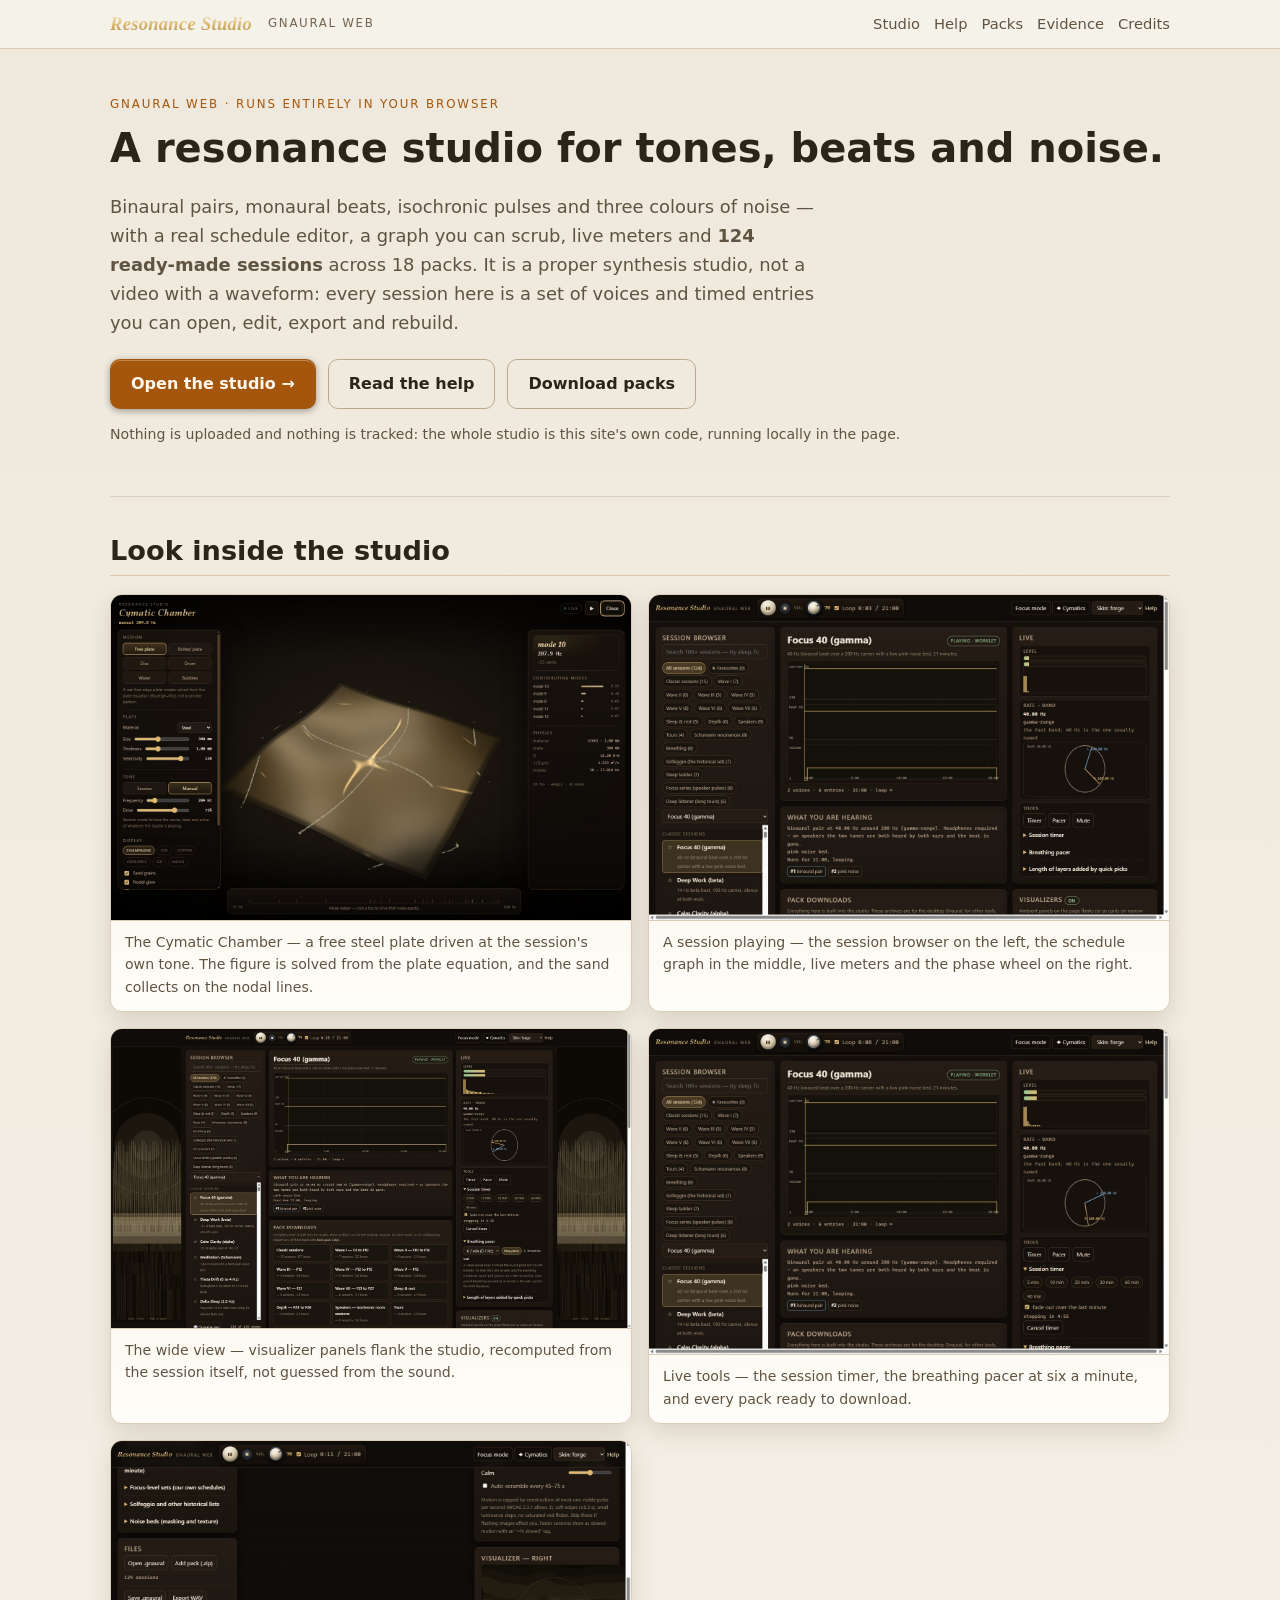
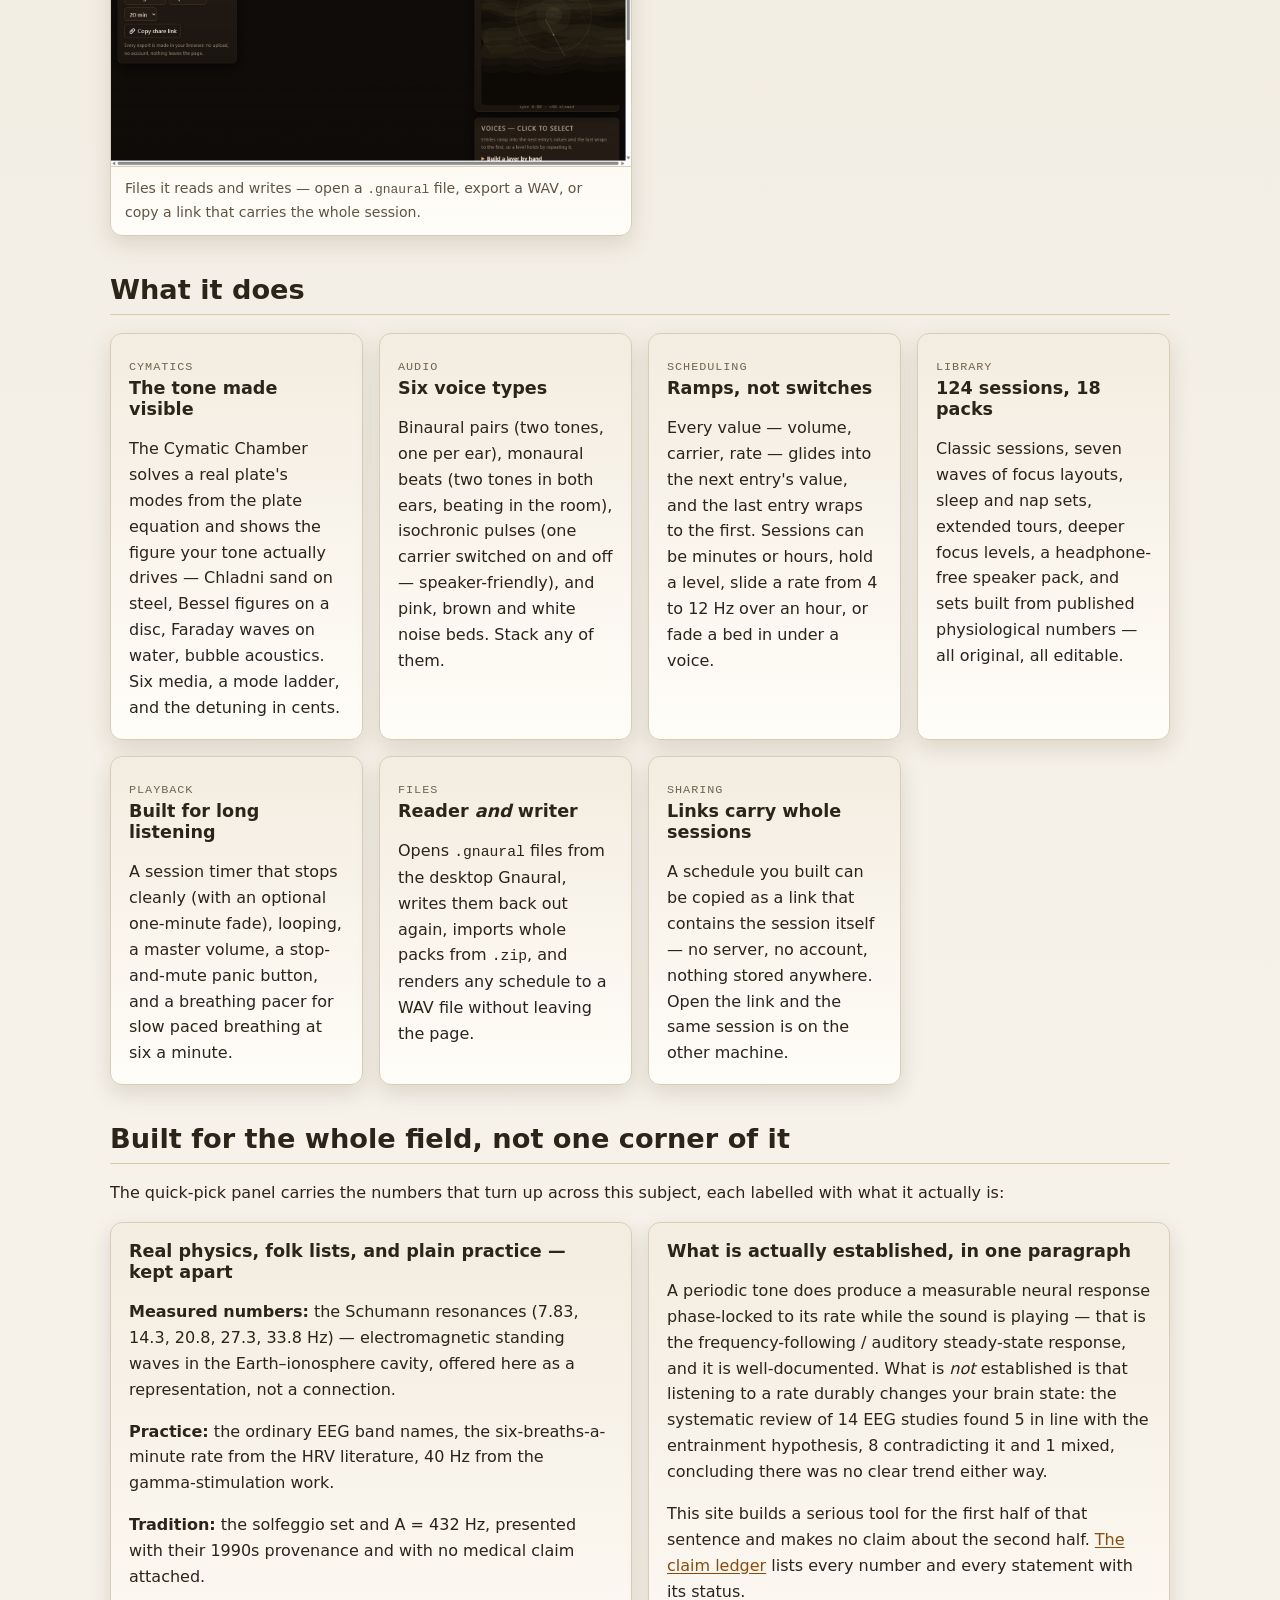
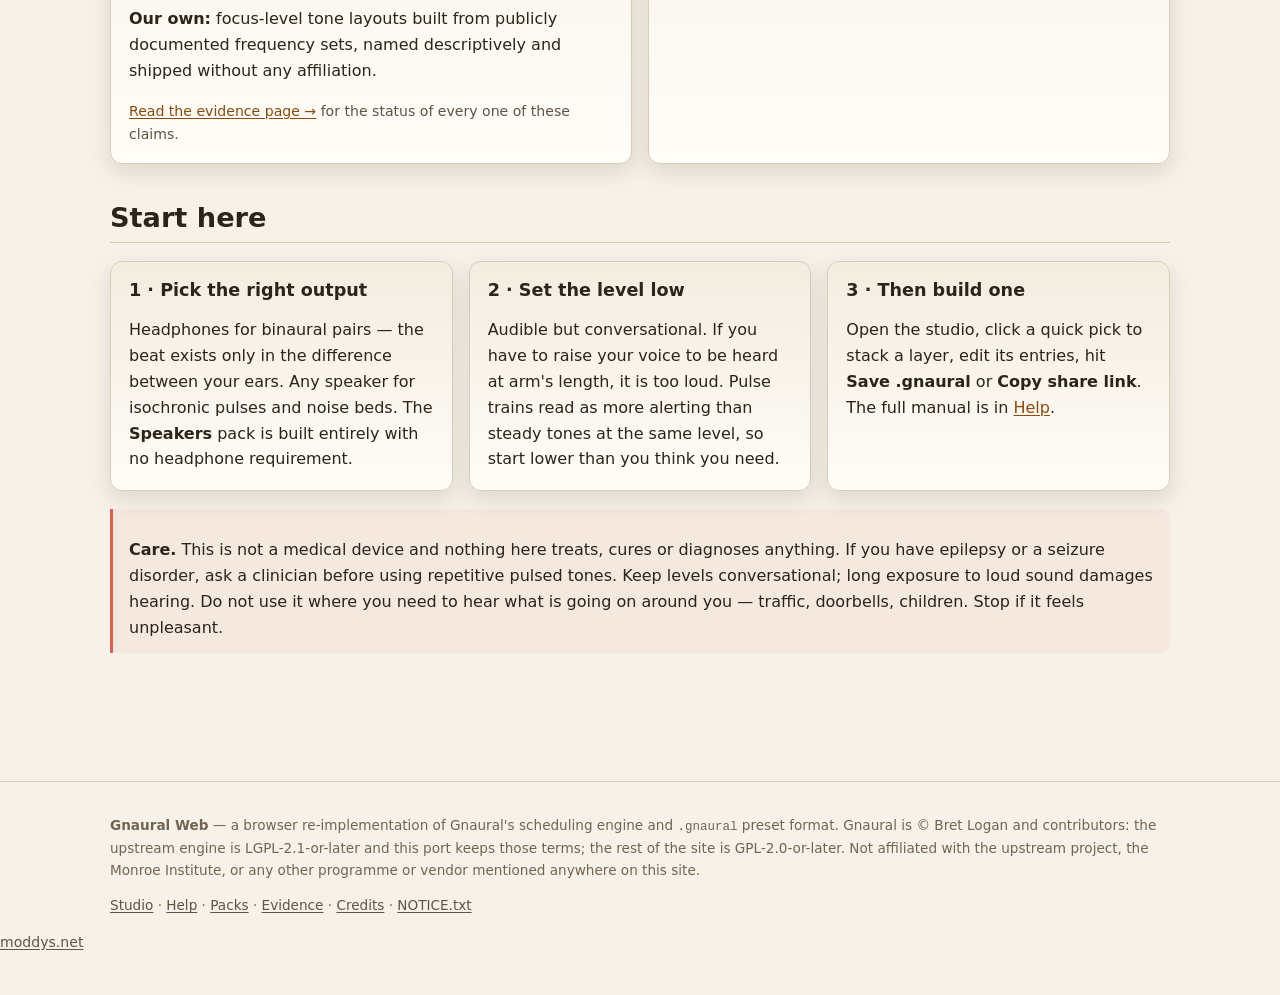
<file: site/index.html>
<!DOCTYPE html>
<html lang="en" data-skin="forge">
<head>
<meta charset="utf-8">
<meta name="viewport" content="width=device-width, initial-scale=1">
<!-- Desktop shell only: the marketing page is not the product, so land on the studio instead.
     window.RS_SHELL comes from the Electron preload; in a browser it is undefined and the
     landing stays exactly as it is. ?shell=0 keeps the landing even in the shell (QA, or a
     deliberate look at this page) — the app's "web version" link is the usual route. -->
<script>if (window.RS_SHELL && !/[?&]shell=0/.test(location.search)) location.replace('app/');</script>
<title>Resonance Studio — binaural beats, tones & noise in browser</title>
<meta name="description" content="Resonance Studio: binaural pairs, monaural beats, isochronic pulses, three noise colours, a schedule editor and a session library in the browser. No accounts.">
<link rel="canonical" href="https://moddys.net/resonance/">
<link rel="stylesheet" href="site.css?v=83y">
<link rel="icon" href="[data-uri]">
</head>
<body>

<header class="site">
  <div class="bar">
    <a class="mark" href="./">Resonance Studio</a>
    <span class="sub">Gnaural Web</span>
    <nav>
      <a href="app/">Studio</a>
      <a href="help/">Help</a>
      <a href="packs/">Packs</a>
      <a href="help/evidence.html">Evidence</a>
      <a href="credits/">Credits</a>
    </nav>
  </div>
</header>

<main class="shell">

  <section class="hero">
    <div class="kicker">Gnaural Web · runs entirely in your browser</div>
    <h1>A resonance studio for tones, beats and noise.</h1>
    <p class="lede">
      Binaural pairs, monaural beats, isochronic pulses and three colours of noise — with a real schedule
      editor, a graph you can scrub, live meters and <b><!--COUNT:sessions-->124<!--/COUNT--> ready-made
      sessions</b> across <!--COUNT:packs-->18<!--/COUNT--> packs. It is a proper synthesis studio, not a
      video with a waveform: every session here is a set of voices and timed entries you can open, edit,
      export and rebuild.
    </p>
    <div class="cta">
      <a class="btn" href="app/">Open the studio →</a>
      <a class="btn ghost" href="help/">Read the help</a>
      <a class="btn ghost" href="packs/">Download packs</a>
    </div>
    <p class="small">Nothing is uploaded and nothing is tracked: the whole studio is this site's own code,
      running locally in the page.</p>
  </section>

  <hr>

  <section>
    <h2>Look inside the studio</h2>
    <div class="shots">
      <figure class="card">
        <img src="shots/resonance-cymatics-plate.jpg" alt="The Cymatic Chamber: a steel plate showing the nodal figure driven by the tone, with sand along the nodal lines"
          width="1440" height="900" loading="lazy">
        <figcaption>The Cymatic Chamber — a free steel plate driven at the session's own tone. The figure is solved from the plate equation, and the sand collects on the nodal lines.</figcaption>
      </figure>
      <figure class="card">
        <img src="shots/resonance-studio.jpg" alt="A session playing: the session browser, the schedule graph, the live panel and the phase wheel"
          width="1440" height="900" loading="lazy">
        <figcaption>A session playing — the session browser on the left, the schedule graph in the middle, live meters and the phase wheel on the right.</figcaption>
      </figure>
      <figure class="card">
        <img src="shots/resonance-wide.jpg" alt="The wide view: visualizer panels flank the studio and follow the sound"
          width="1600" height="919" loading="lazy">
        <figcaption>The wide view — visualizer panels flank the studio, recomputed from the session itself, not guessed from the sound.</figcaption>
      </figure>
      <figure class="card">
        <img src="shots/resonance-tools.jpg" alt="Live tools: the session timer, the breathing pacer and the pack downloads"
          width="1440" height="900" loading="lazy">
        <figcaption>Live tools — the session timer, the breathing pacer at six a minute, and every pack ready to download.</figcaption>
      </figure>
      <figure class="card">
        <img src="shots/resonance-files.jpg" alt="Save, WAV export and the share link"
          width="1440" height="900" loading="lazy">
        <figcaption>Files it reads and writes — open a <code>.gnaural</code> file, export a WAV, or copy a link that carries the whole session.</figcaption>
      </figure>
    </div>
  </section>

  <section>
    <h2>What it does</h2>
    <div class="grid g3" style="margin-top:18px">
      <div class="card">
        <span class="tag">Cymatics</span>
        <h3>The tone made visible</h3>
        <p>The Cymatic Chamber solves a real plate's modes from the plate equation and shows the figure your
          tone actually drives — Chladni sand on steel, Bessel figures on a disc, Faraday waves on water,
          bubble acoustics. Six media, a mode ladder, and the detuning in cents.</p>
      </div>
      <div class="card">
        <span class="tag">Audio</span>
        <h3>Six voice types</h3>
        <p>Binaural pairs (two tones, one per ear), monaural beats (two tones in both ears, beating in the
          room), isochronic pulses (one carrier switched on and off — speaker-friendly), and pink, brown and
          white noise beds. Stack any of them.</p>
      </div>
      <div class="card">
        <span class="tag">Scheduling</span>
        <h3>Ramps, not switches</h3>
        <p>Every value — volume, carrier, rate — glides into the next entry's value, and the last entry wraps
          to the first. Sessions can be minutes or hours, hold a level, slide a rate from 4 to 12 Hz over an
          hour, or fade a bed in under a voice.</p>
      </div>
      <div class="card">
        <span class="tag">Library</span>
        <h3><!--COUNT:sessions-->124<!--/COUNT--> sessions, <!--COUNT:packs-->18<!--/COUNT--> packs</h3>
        <p>Classic sessions, seven waves of focus layouts, sleep and nap sets, extended tours, deeper focus
          levels, a headphone-free speaker pack, and sets built from published physiological numbers —
          all original, all editable.</p>
      </div>
      <div class="card">
        <span class="tag">Playback</span>
        <h3>Built for long listening</h3>
        <p>A session timer that stops cleanly (with an optional one-minute fade), looping, a master volume,
          a stop-and-mute panic button, and a breathing pacer for slow paced breathing at six a minute.</p>
      </div>
      <div class="card">
        <span class="tag">Files</span>
        <h3>Reader <i>and</i> writer</h3>
        <p>Opens <code>.gnaural</code> files from the desktop Gnaural, writes them back out again, imports
          whole packs from <code>.zip</code>, and renders any schedule to a WAV file without leaving the page.</p>
      </div>
      <div class="card">
        <span class="tag">Sharing</span>
        <h3>Links carry whole sessions</h3>
        <p>A schedule you built can be copied as a link that contains the session itself — no server, no
          account, nothing stored anywhere. Open the link and the same session is on the other machine.</p>
      </div>
    </div>
  </section>

  <section>
    <h2>Built for the whole field, not one corner of it</h2>
    <p>The quick-pick panel carries the numbers that turn up across this subject, each labelled with what it
      actually is:</p>
    <div class="grid g2">
      <div class="card">
        <h3>Real physics, folk lists, and plain practice — kept apart</h3>
        <p><b>Measured numbers:</b> the Schumann resonances (7.83, 14.3, 20.8, 27.3, 33.8 Hz) — electromagnetic
          standing waves in the Earth–ionosphere cavity, offered here as a representation, not a connection.</p>
        <p><b>Practice:</b> the ordinary EEG band names, the six-breaths-a-minute rate from the HRV
          literature, 40 Hz from the gamma-stimulation work.</p>
        <p><b>Tradition:</b> the solfeggio set and A = 432 Hz, presented with their 1990s provenance and with
          no medical claim attached.</p>
        <p><b>Our own:</b> focus-level tone layouts built from publicly documented frequency sets, named
          descriptively and shipped without any affiliation.</p>
        <p class="small"><a href="help/evidence.html">Read the evidence page →</a> for the status of every
          one of these claims.</p>
      </div>
      <div class="card">
        <h3>What is actually established, in one paragraph</h3>
        <p>A periodic tone does produce a measurable neural response phase-locked to its rate while the sound
          is playing — that is the frequency-following / auditory steady-state response, and it is
          well-documented. What is <i>not</i> established is that listening to a rate durably changes your
          brain state: the systematic review of 14 EEG studies found 5 in line with the entrainment
          hypothesis, 8 contradicting it and 1 mixed, concluding there was no clear trend either way.</p>
        <p>This site builds a serious tool for the first half of that sentence and makes no claim about the
          second half. <a href="help/evidence.html#ledger">The claim ledger</a> lists every number and every
          statement with its status.</p>
      </div>
    </div>
  </section>

  <section>
    <h2>Start here</h2>
    <div class="grid g3" style="margin-top:18px">
      <div class="card">
        <h3>1 · Pick the right output</h3>
        <p>Headphones for binaural pairs — the beat exists only in the difference between your ears. Any
          speaker for isochronic pulses and noise beds. The <b>Speakers</b> pack is built entirely with no
          headphone requirement.</p>
      </div>
      <div class="card">
        <h3>2 · Set the level low</h3>
        <p>Audible but conversational. If you have to raise your voice to be heard at arm's length, it is too
          loud. Pulse trains read as more alerting than steady tones at the same level, so start lower than you
          think you need.</p>
      </div>
      <div class="card">
        <h3>3 · Then build one</h3>
        <p>Open the studio, click a quick pick to stack a layer, edit its entries, hit <b>Save .gnaural</b> or
          <b>Copy share link</b>. The full manual is in <a href="help/">Help</a>.</p>
      </div>
    </div>
  </section>

  <div class="callout warn">
    <p><b>Care.</b> This is not a medical device and nothing here treats, cures or diagnoses anything. If you
      have epilepsy or a seizure disorder, ask a clinician before using repetitive pulsed tones. Keep levels
      conversational; long exposure to loud sound damages hearing. Do not use it where you need to hear what
      is going on around you — traffic, doorbells, children. Stop if it feels unpleasant.</p>
  </div>

</main>

<footer class="site">
  <div class="shell">
    <p><b>Gnaural Web</b> — a browser re-implementation of Gnaural's scheduling engine and <code>.gnaural</code>
      preset format. Gnaural is © Bret Logan and contributors: the upstream engine is LGPL-2.1-or-later and this
      port keeps those terms; the rest of the site is GPL-2.0-or-later. Not affiliated with the upstream project,
      the Monroe Institute, or any other programme or vendor mentioned anywhere on this site.</p>
    <p><a href="app/">Studio</a> · <a href="help/">Help</a> · <a href="packs/">Packs</a> ·
      <a href="help/evidence.html">Evidence</a> · <a href="credits/">Credits</a> ·
      <a href="app/NOTICE.txt">NOTICE.txt</a></p>
  </div>
<p class="small"><a href="https://moddys.net/">moddys.net</a></p>
</footer>

<script>
/* the site's own tiny skin switcher, shared with the app through localStorage */
(function () {
  try {
    var prefs = JSON.parse(localStorage.getItem("resonance.prefs.v1") || "{}");
    if (prefs.skin) document.documentElement.setAttribute("data-skin", prefs.skin);
    else if (window.matchMedia && window.matchMedia("(prefers-color-scheme: light)").matches)
      document.documentElement.setAttribute("data-skin", "paper");
  } catch (e) {}
})();
</script>
</body>
</html>
</file>
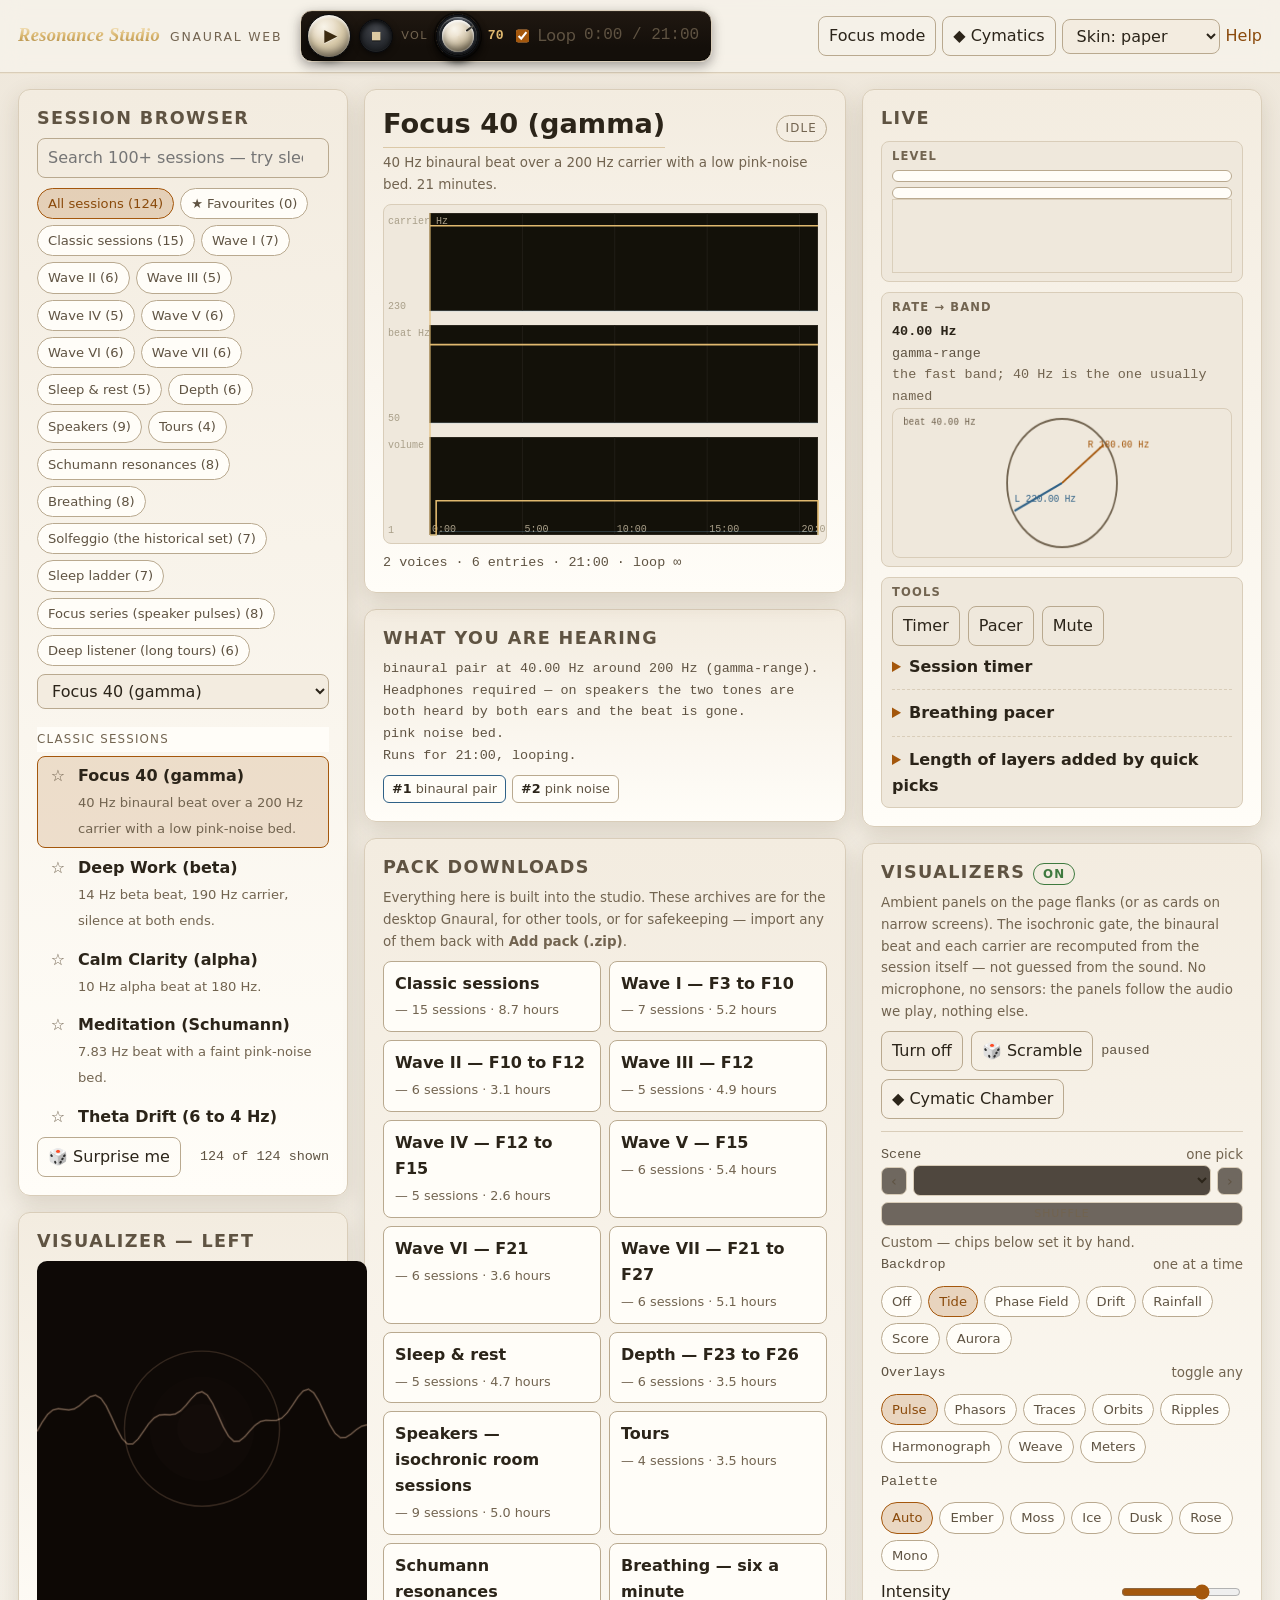
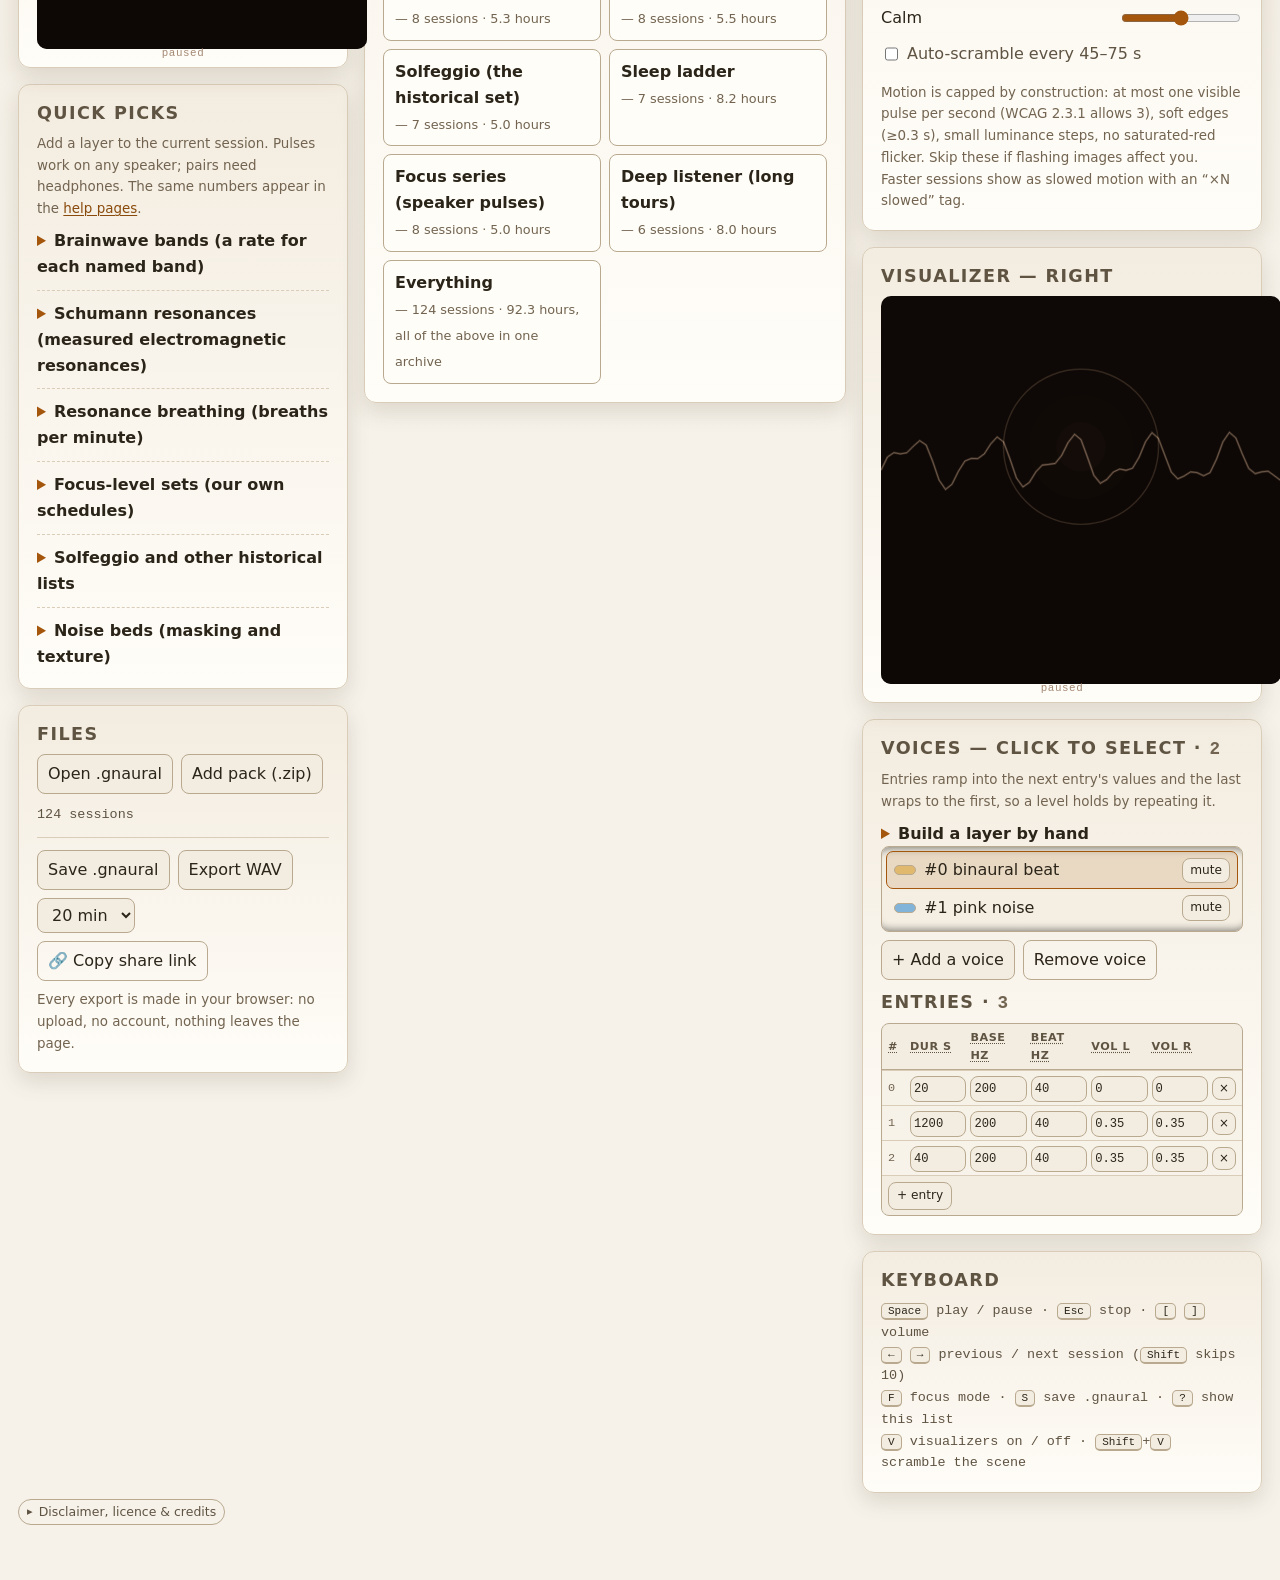
<file: site/app/index.html>
<!DOCTYPE html>
<html lang="en" data-skin="forge">
<head>
<meta charset="utf-8">
<meta name="viewport" content="width=device-width, initial-scale=1">
<!-- Desktop shell only: the wordmark must not walk out to the marketing page (which redirects
     back anyway), so it points at this directory. Browsers keep "../" and the landing page. -->
<script>(function () {
  if (!window.RS_SHELL) return;
  var fix = function () {
    var a = document.querySelector('.brand a[href]');
    if (a) a.setAttribute('href', './');
  };
  if (document.readyState === 'loading') document.addEventListener('DOMContentLoaded', fix); else fix();
})();</script>
<title>Resonance Studio — Gnaural Web</title>
<meta name="description" content="Resonance Studio in the browser: binaural beats, monaural beats, isochronic pulses, noise beds, 100+ ready sessions, a full schedule editor. All on this site.">
<link rel="canonical" href="https://moddys.net/resonance/app/">
<link rel="stylesheet" href="studio.css?v=83d">
<link rel="stylesheet" href="cym.css?v=1c">
<link rel="stylesheet" href="../site.css?v=83y">
<link rel="icon" href="[data-uri]">
</head>
<body>

<header class="studio">
  <div class="bar">
    <div class="brand">
      <h1 class="sr">Resonance Studio</h1>
      <a href="../"><span class="mark">Resonance Studio</span></a>
      <span class="sub">Gnaural Web</span>
    </div>

    <div class="transport">
      <button id="play" class="big">▶ Play</button>
      <button id="stopBtn" title="stop and rewind">■ Stop</button>
      <label class="volwrap" id="volknob" title="Volume — drag, scroll, or use [ and ]">
        <span class="mk-cap" aria-hidden="true">Vol</span>
        <span class="mk-panel" aria-hidden="true"><span class="pf-knob mk"><span class="mk-collar"></span><span class="pf-knob-face"></span><span class="mk-sheen"></span><span class="pf-knob-mark"></span><span class="pf-knob-ring"></span></span></span>
        <b class="mk-val" aria-hidden="true">70</b>
        <input id="master" type="range" min="0" max="1" step="0.01" value="0.7" aria-label="volume">
      </label>
      <label class="chk"><input id="loop" type="checkbox" checked> Loop</label>
      <span id="clock" class="timebox">0:00 / 0:00</span>
      <progress id="prog" max="1" value="0" hidden></progress>
      <span class="mtr sr" title="left peak"><i id="meterL"></i></span>
      <span class="mtr sr" title="right peak"><i id="meterR"></i></span>
    </div>

    <span class="spacer"></span>

    <div class="prefs">
      <button id="focusBtn" class="ghost" title="hide the panels and just listen (F)">Focus mode</button>
      <select id="skin" title="skin" aria-label="skin">
        <option value="forge">Skin: forge</option>
        <option value="nocturne">Skin: nocturne</option>
        <option value="paper">Skin: paper</option>
      </select>
      <a href="../help/" style="text-decoration:none">Help</a>
    </div>
  </div>
</header>

<div class="wrap">
  <main class="grid">
    <h2 class="sr">Studio workspace</h2>

    <!-- ---------------------------------------------------- left column -->
    <div class="col left">
      <section class="card">
        <h3>Session browser</h3>
        <input id="search" type="search" placeholder="Search 100+ sessions — try sleep, focus, speaker, 7.83…" aria-label="search sessions">
        <div class="chips" id="filters" role="group" aria-label="filters"></div>
        <div class="presetsel">
          <select id="presets" aria-label="preset"></select>
        </div>
        <div id="plist" role="list" aria-label="session list"></div>
        <div class="row between" style="margin-top:8px">
          <button id="randomBtn" class="ghost" title="pick a session from the whole library">🎲 Surprise me</button>
          <span class="readout" id="count"></span>
        </div>
      </section>

      <section class="card keep">
        <h3>Quick picks</h3>
        <p class="hint">Add a layer to the current session. Pulses work on any speaker; pairs need headphones.
          The same numbers appear in the <a href="../help/">help pages</a>.</p>
        <div id="quickpick"></div>
      </section>

      <section class="card">
        <h3>Files</h3>
        <div class="row">
          <button id="loadBtn">Open .gnaural</button>
          <button id="loadPackBtn" title="add every .gnaural in a .zip pack">Add pack (.zip)</button>
        </div>
        <input id="file" type="file" accept=".gnaural,.xml,text/xml,application/xml" hidden>
        <input id="packfile" type="file" accept=".zip,application/zip" hidden>
        <div class="row between" style="margin-top:10px">
          <span class="readout" id="packinfo"></span>
          <button id="rmpacks" style="display:none"></button>
        </div>
        <div class="sep"></div>
        <div class="row">
          <button id="saveGnm" title="write this schedule out as a .gnaural file">Save .gnaural</button>
          <button id="exportBtn" title="render the schedule to a WAV file">Export WAV</button>
          <select id="exportMin" aria-label="export length">
            <option value="5">5 min</option>
            <option value="10">10 min</option>
            <option value="20" selected>20 min</option>
            <option value="60">60 min</option>
            <option value="240">full</option>
          </select>
        </div>
        <div class="row" style="margin-top:8px">
          <button id="shareBtn" class="ghost" title="put this whole schedule into the page URL">🔗 Copy share link</button>
        </div>
        <p class="hint" style="margin-top:8px">Every export is made in your browser: no upload, no account, nothing
          leaves the page.</p>
      </section>
    </div>

    <!-- --------------------------------------------------- centre column -->
    <div class="col centre">
      <section class="card stage">
        <div class="row between">
          <h2 id="nowtitle" style="margin:0">(untitled)</h2>
          <span class="pill" id="modePill">idle</span>
        </div>
        <p class="hint" id="nowsrc" style="margin:.3em 0 .6em"></p>
        <canvas id="graph" width="1200" height="340" aria-label="schedule graph"></canvas>
        <div id="meta" class="readout" style="margin-top:8px"></div>
        <div id="warnings"></div>
      </section>

      <section class="card">
        <h3>What you are hearing</h3>
        <div class="readout" id="hearinfo">Pick a session and its layers are described here — carrier, rate,
          band name and how it behaves on speakers.</div>
        <div class="voicechips" id="hearvoices"></div>
      </section>

      <section class="card">
        <h3>Pack downloads</h3>
        <p class="hint">Everything here is built into the studio. These archives are for the desktop Gnaural, for
          other tools, or for safekeeping — import any of them back with <b>Add pack (.zip)</b>.</p>
        <div id="pklist"></div>
      </section>
    </div>

    <!-- --------------------------------------------------- right column -->
    <div class="col right">
      <section class="card">
        <h3>Live</h3>
        <div class="meters">
          <div class="meter">
            <h4>Level</h4>
            <div class="bar"><i id="barL"></i></div>
            <div class="bar" style="margin-top:5px"><i id="barR"></i></div>
            <canvas id="spec" class="mini" width="400" height="74" aria-label="spectrum"></canvas>
          </div>
          <div class="meter">
            <h4>Rate → band</h4>
            <div id="bandinfo" class="readout">—</div>
            <canvas id="phase" width="400" height="150" aria-label="phase wheel"></canvas>
          </div>
          <div class="meter">
            <h4>Tools</h4>
            <div class="row">
              <button id="timerBtn" class="ghost">Timer</button>
              <button id="pacerBtn" class="ghost">Pacer</button>
              <button id="panicBtn" class="ghost" title="stop and mute immediately">Mute</button>
            </div>
            <div id="toolpanes" style="margin-top:8px"></div>
          </div>
        </div>
      </section>

      <section class="card">
        <h3 id="voicesHead">Voices — click to select · <span class="cnt" id="voiceCount" aria-live="polite">0</span></h3>
        <p class="hint">Entries ramp into the next entry's values and the last wraps to the first, so a level holds
          by repeating it.</p>
        <div id="voicelist" class="scrollbox" role="region" aria-labelledby="voicesHead" tabindex="0"></div>
        <div class="row" style="margin-top:8px">
          <button id="addvoiceBtn">+ Add a voice</button>
          <button id="delvoiceBtn" class="ghost" title="remove the selected voice">Remove voice</button>
        </div>
        <h3 id="entriesHead" style="margin-top:12px">Entries · <span class="cnt" id="entryCount" aria-live="polite">0</span></h3>
        <div id="entryedit" class="scrollbox" role="region" aria-labelledby="entriesHead" tabindex="0"></div>
      </section>

      <section class="card">
        <h3>Keyboard</h3>
        <div class="readout">
          <div><kbd>Space</kbd> play / pause · <kbd>Esc</kbd> stop · <kbd>[</kbd> <kbd>]</kbd> volume</div>
          <div><kbd>←</kbd> <kbd>→</kbd> previous / next session (<kbd>Shift</kbd> skips 10)</div>
          <div><kbd>F</kbd> focus mode · <kbd>S</kbd> save .gnaural · <kbd>?</kbd> show this list</div>
          <div><kbd>V</kbd> visualizers on / off · <kbd>Shift</kbd>+<kbd>V</kbd> scramble the scene</div>
        </div>
      </section>
    </div>
  </main>

  <footer>
    <details class="disc">
    <summary>Disclaimer, licence &amp; credits</summary>
    <p><b>Use:</b> headphones for binaural beats — the beat is created in your hearing, not in the file; isochronic
      pulse presets and the whole Speakers pack work on loudspeakers, and nothing in that pack depends on a difference
      between your ears. <b>Care:</b> keep volumes moderate — a pulse train is more alerting than a steady tone at the
      same level, and if you have to raise your voice to be heard at arm's length it is too loud. If you have epilepsy
      or a seizure disorder, ask a clinician before using repetitive pulsed tones. The visualizer panels can be switched
      off entirely (<kbd>V</kbd>, or the Visualizers card) and are capped well below the three-flashes-per-second
      accessibility threshold, but skip them too if flashing images affect you. Not a medical device or treatment;
      skip it while driving or operating machinery, and stop if it feels unpleasant.</p>
    <p><b>Gnaural Web</b> is a browser re-implementation of Gnaural's scheduling engine and <code>.gnaural</code>
      format, written for this site. Gnaural is © Bret Logan and contributors: the upstream engine is
      LGPL-2.1-or-later and this port keeps those terms; the rest of the page is GPL-2.0-or-later. Not affiliated with
      the upstream project, the Monroe Institute or any other programme. Upstream presets are not bundled (their
      archive states no licence); the built-in library is original to this site.
      <a href="../credits/">Credits &amp; licence</a> · <a href="../help/evidence.html">Evidence</a> ·
      <a href="../help/">Help</a> · <a href="NOTICE.txt">NOTICE.txt</a> ·
      <a href="https://moddys.net/resonance/">web version</a> · <a href="https://moddys.net/">moddys.net</a></p>
    </details>
  </footer>
</div>

<div id="toast" class="toast"></div>

<!-- order matters: engine → gnm → presets/packs/rates → pack reader → app → studio panels -->
<script src="engine.js?v=81p"></script>
<script src="gnm.js?v=81p"></script>
<script src="presets.js?v=81p"></script>
<script src="packs.js?v=81p"></script>
<script src="rates.js?v=81p"></script>
<script src="pack.js?v=81p"></script>
<script src="app.js?v=81r"></script>
<script src="studio.js?v=84a"></script>
<!-- visualizer system: mounts its own panels + menu card, follows the audio -->
<script src="vizmath.js?v=82v"></script>
<script src="vizpal.js?v=82v"></script>
<script src="vizmodes.js?v=82x"></script>
<script src="vizpresets.js?v=1a"></script>
<script src="viz.js?v=83b"></script>
<!-- the dedicated cymatic chamber: physics -> field -> renderer -> UI -->
<script src="cymatics.js?v=1b"></script>
<script src="cymfield.js?v=1d"></script>
<script src="cymrender.js?v=1d"></script>
<script src="cympresets.js?v=1b"></script>
<script src="cym.js?v=1d"></script>
</body>
</html>
</file>
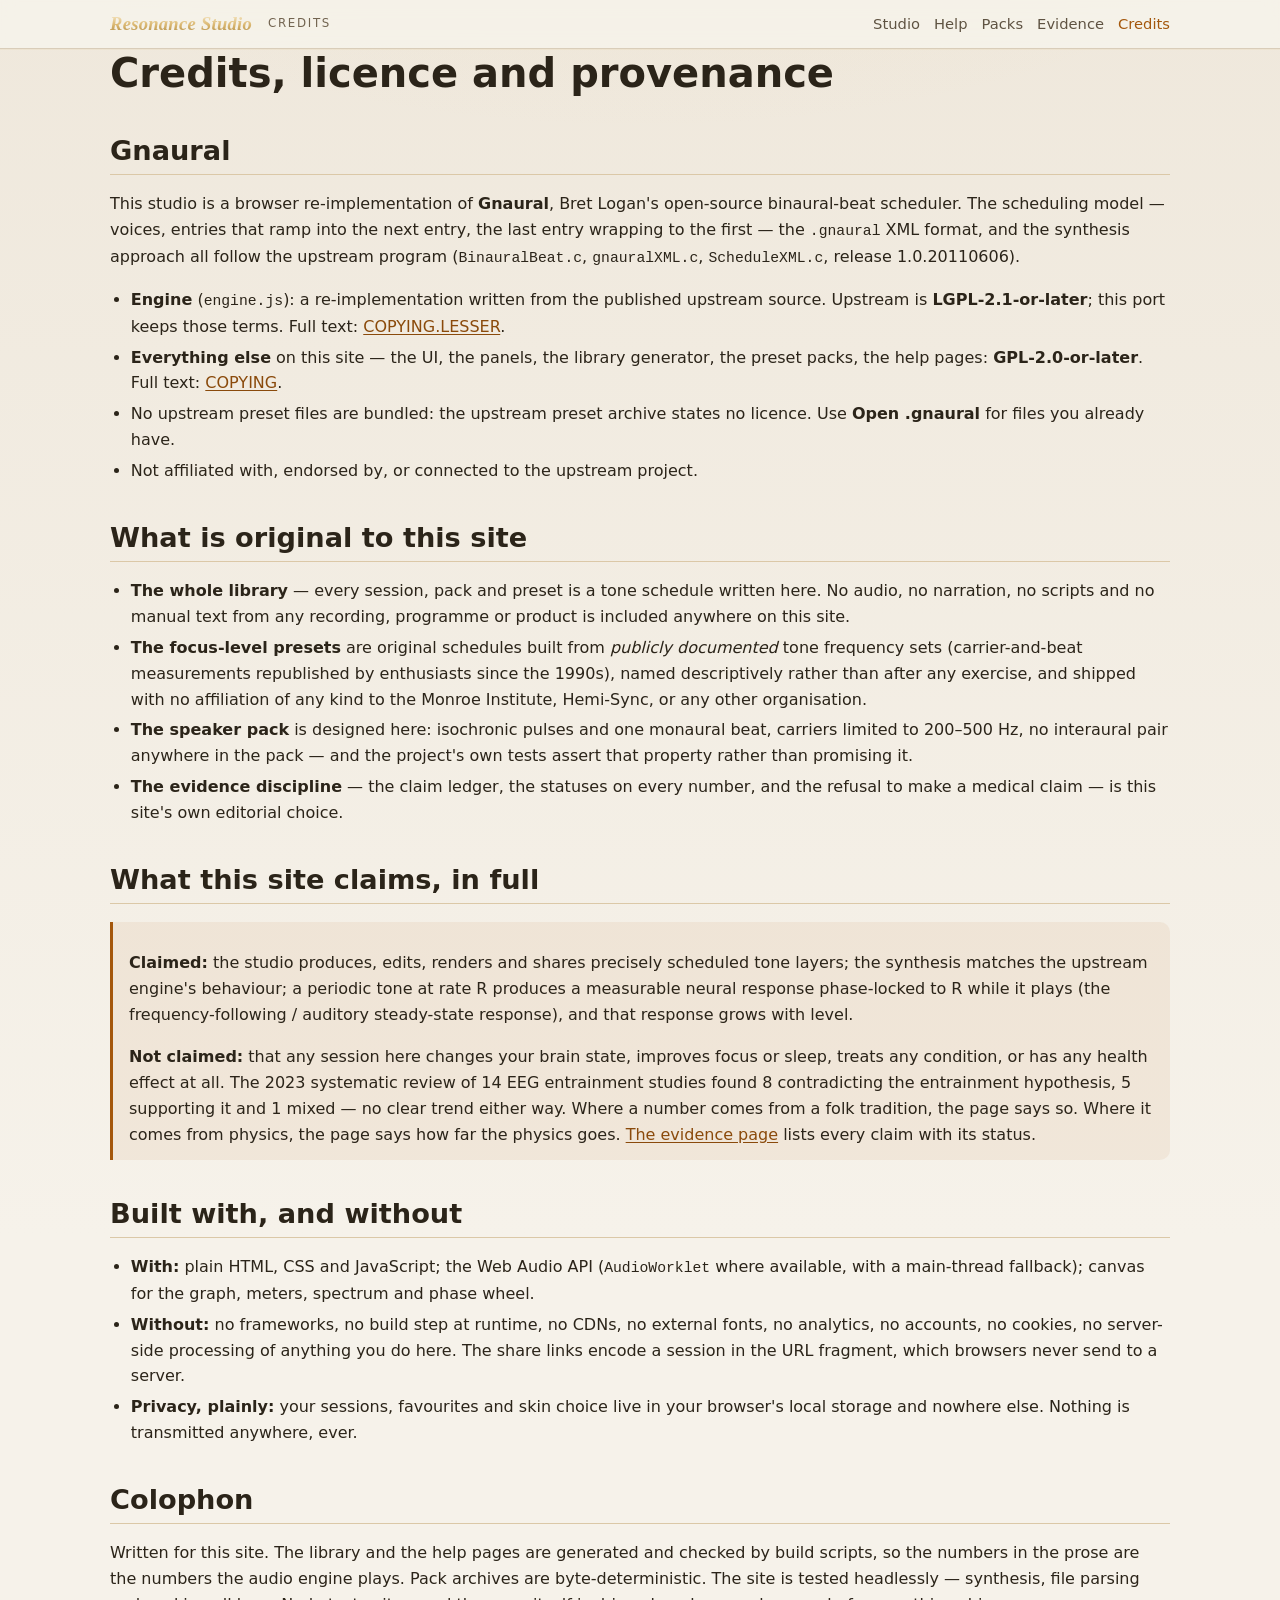
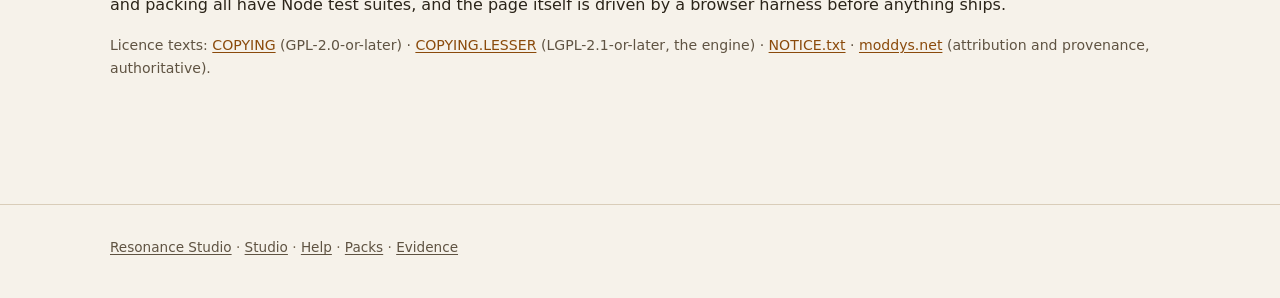
<file: site/credits/index.html>
<!DOCTYPE html>
<html lang="en" data-skin="forge">
<head>
<meta charset="utf-8">
<meta name="viewport" content="width=device-width, initial-scale=1">
<title>Credits, licence and provenance — Resonance Studio</title>
<meta name="description" content="What is original here, what is borrowed, what licence applies, and exactly what this site does and does not claim.">
<link rel="canonical" href="https://moddys.net/resonance/credits/">
<link rel="stylesheet" href="../site.css?v=83y">
<link rel="icon" href="[data-uri]">
</head>
<body>

<header class="site">
  <div class="bar">
    <a class="mark" href="../">Resonance Studio</a>
    <span class="sub">Credits</span>
    <nav>
      <a href="../app/">Studio</a>
      <a href="../help/">Help</a>
      <a href="../packs/">Packs</a>
      <a href="../help/evidence.html">Evidence</a>
      <a href="./" aria-current="page">Credits</a>
    </nav>
  </div>
</header>

<main class="shell">

<h1>Credits, licence and provenance</h1>

<h2 id="gnaural">Gnaural</h2>
<p>This studio is a browser re-implementation of <b>Gnaural</b>, Bret Logan's open-source binaural-beat
scheduler. The scheduling model — voices, entries that ramp into the next entry, the last entry wrapping to the
first — the <code>.gnaural</code> XML format, and the synthesis approach all follow the upstream program
(<code>BinauralBeat.c</code>, <code>gnauralXML.c</code>, <code>ScheduleXML.c</code>, release 1.0.20110606).</p>
<ul>
  <li><b>Engine</b> (<code>engine.js</code>): a re-implementation written from the published upstream source.
    Upstream is <b>LGPL-2.1-or-later</b>; this port keeps those terms. Full text:
    <a href="../app/COPYING.LESSER">COPYING.LESSER</a>.</li>
  <li><b>Everything else</b> on this site — the UI, the panels, the library generator, the preset packs, the
    help pages: <b>GPL-2.0-or-later</b>. Full text: <a href="../app/COPYING">COPYING</a>.</li>
  <li>No upstream preset files are bundled: the upstream preset archive states no licence. Use
    <b>Open .gnaural</b> for files you already have.</li>
  <li>Not affiliated with, endorsed by, or connected to the upstream project.</li>
</ul>

<h2 id="original">What is original to this site</h2>
<ul>
  <li><b>The whole library</b> — every session, pack and preset is a tone schedule written here. No audio, no
    narration, no scripts and no manual text from any recording, programme or product is included anywhere on
    this site.</li>
  <li><b>The focus-level presets</b> are original schedules built from <i>publicly documented</i> tone
    frequency sets (carrier-and-beat measurements republished by enthusiasts since the 1990s), named
    descriptively rather than after any exercise, and shipped with no affiliation of any kind to the Monroe
    Institute, Hemi-Sync, or any other organisation.</li>
  <li><b>The speaker pack</b> is designed here: isochronic pulses and one monaural beat, carriers limited to
    200–500 Hz, no interaural pair anywhere in the pack — and the project's own tests assert that property
    rather than promising it.</li>
  <li><b>The evidence discipline</b> — the claim ledger, the statuses on every number, and the refusal to make
    a medical claim — is this site's own editorial choice.</li>
</ul>

<h2 id="claims">What this site claims, in full</h2>
<div class="callout">
  <p><b>Claimed:</b> the studio produces, edits, renders and shares precisely scheduled tone layers; the
    synthesis matches the upstream engine's behaviour; a periodic tone at rate R produces a measurable
    neural response phase-locked to R while it plays (the frequency-following / auditory steady-state
    response), and that response grows with level.</p>
  <p><b>Not claimed:</b> that any session here changes your brain state, improves focus or sleep, treats any
    condition, or has any health effect at all. The 2023 systematic review of 14 EEG entrainment studies found
    8 contradicting the entrainment hypothesis, 5 supporting it and 1 mixed — no clear trend either way. Where
    a number comes from a folk tradition, the page says so. Where it comes from physics, the page says how far
    the physics goes. <a href="../help/evidence.html">The evidence page</a> lists every claim with its
    status.</p>
</div>

<h2 id="tech">Built with, and without</h2>
<ul>
  <li><b>With:</b> plain HTML, CSS and JavaScript; the Web Audio API (<code>AudioWorklet</code> where
    available, with a main-thread fallback); canvas for the graph, meters, spectrum and phase wheel.</li>
  <li><b>Without:</b> no frameworks, no build step at runtime, no CDNs, no external fonts, no analytics, no
    accounts, no cookies, no server-side processing of anything you do here. The share links encode a session
    in the URL fragment, which browsers never send to a server.</li>
  <li><b>Privacy, plainly:</b> your sessions, favourites and skin choice live in your browser's local storage
    and nowhere else. Nothing is transmitted anywhere, ever.</li>
</ul>

<h2 id="colophon">Colophon</h2>
<p>Written for this site. The library and the help pages are generated and checked by build scripts, so the
numbers in the prose are the numbers the audio engine plays. Pack archives are byte-deterministic. The site is
tested headlessly — synthesis, file parsing and packing all have Node test suites, and the page itself is
driven by a browser harness before anything ships.</p>
<p class="small">Licence texts: <a href="../app/COPYING">COPYING</a> (GPL-2.0-or-later) ·
<a href="../app/COPYING.LESSER">COPYING.LESSER</a> (LGPL-2.1-or-later, the engine) ·
<a href="../app/NOTICE.txt">NOTICE.txt</a> · <a href="https://moddys.net/">moddys.net</a> (attribution and provenance, authoritative).</p>

</main>

<footer class="site">
  <div class="shell">
    <p><a href="../">Resonance Studio</a> · <a href="../app/">Studio</a> · <a href="../help/">Help</a> ·
      <a href="../packs/">Packs</a> · <a href="../help/evidence.html">Evidence</a></p>
  </div>
</footer>

<script>
(function () {
  try {
    var prefs = JSON.parse(localStorage.getItem("resonance.prefs.v1") || "{}");
    if (prefs.skin) document.documentElement.setAttribute("data-skin", prefs.skin);
    else if (window.matchMedia && window.matchMedia("(prefers-color-scheme: light)").matches)
      document.documentElement.setAttribute("data-skin", "paper");
  } catch (e) {}
})();
</script>
</body>
</html>
</file>
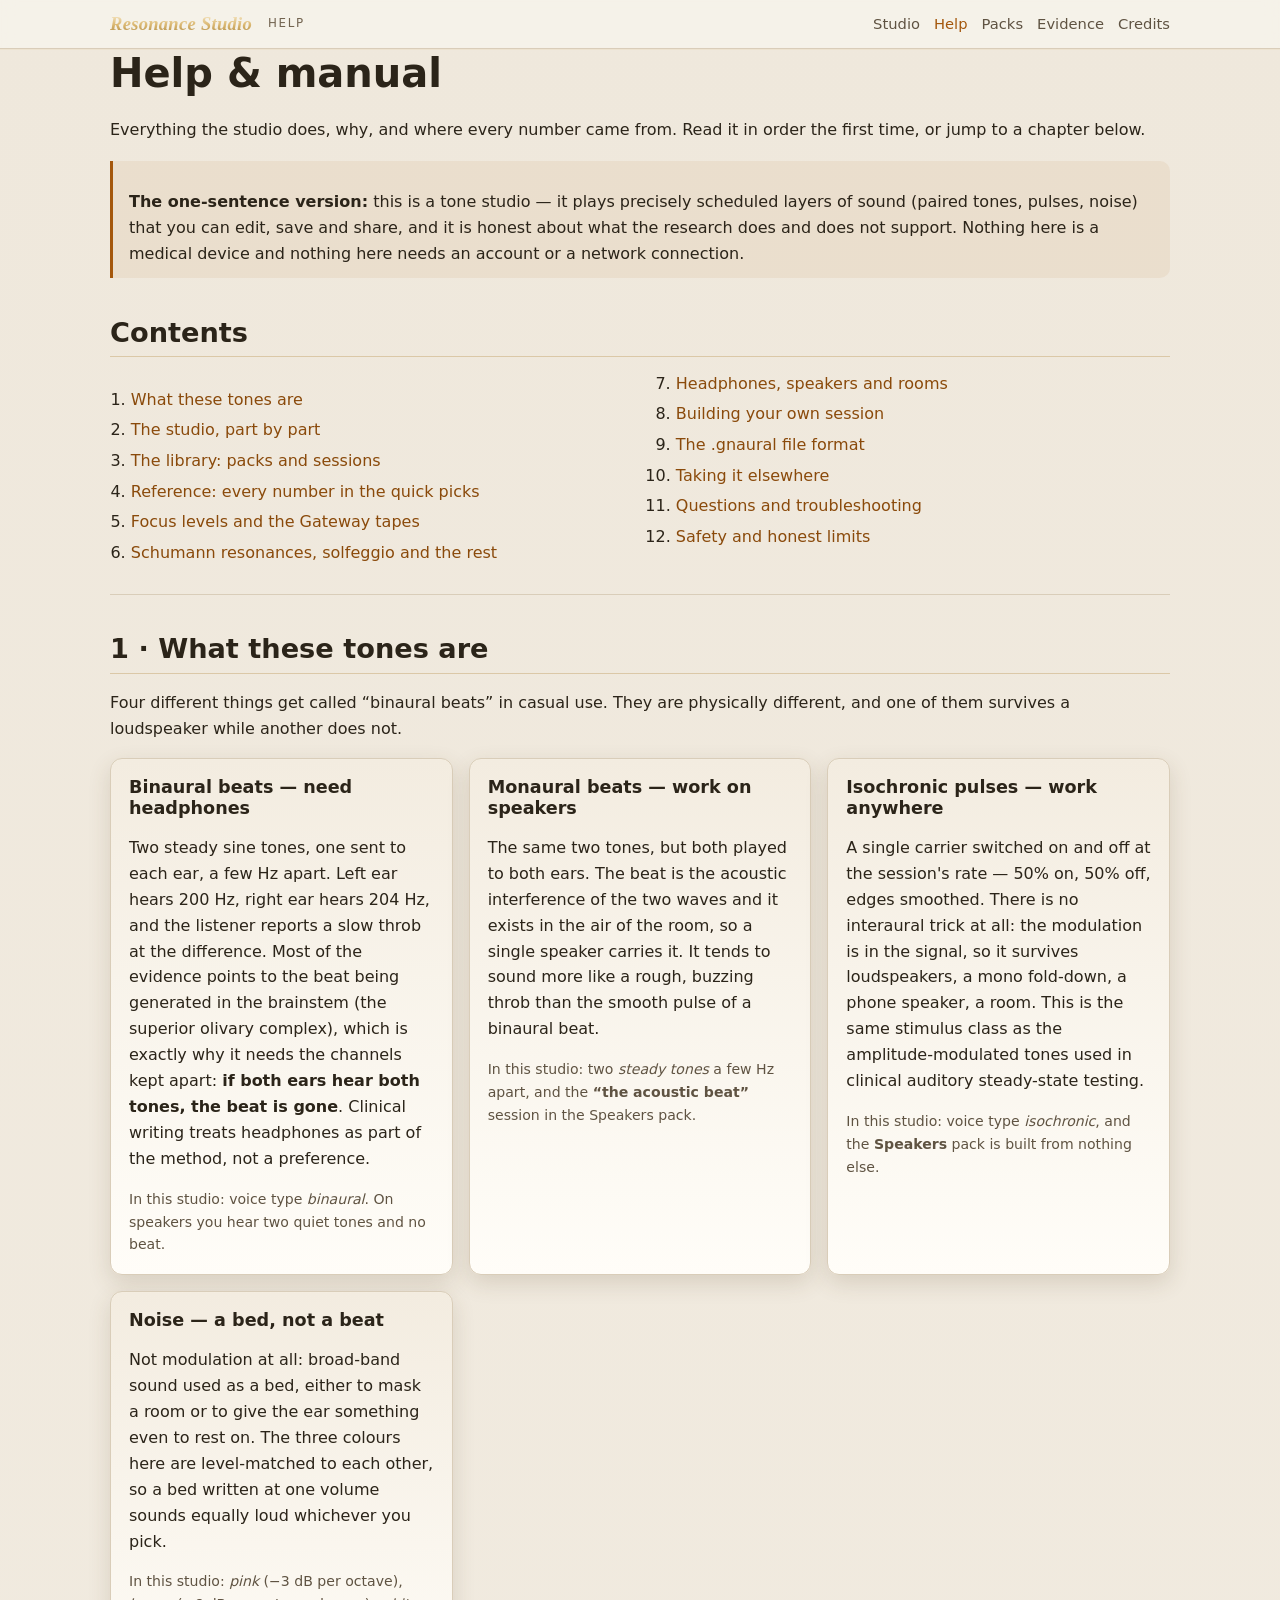
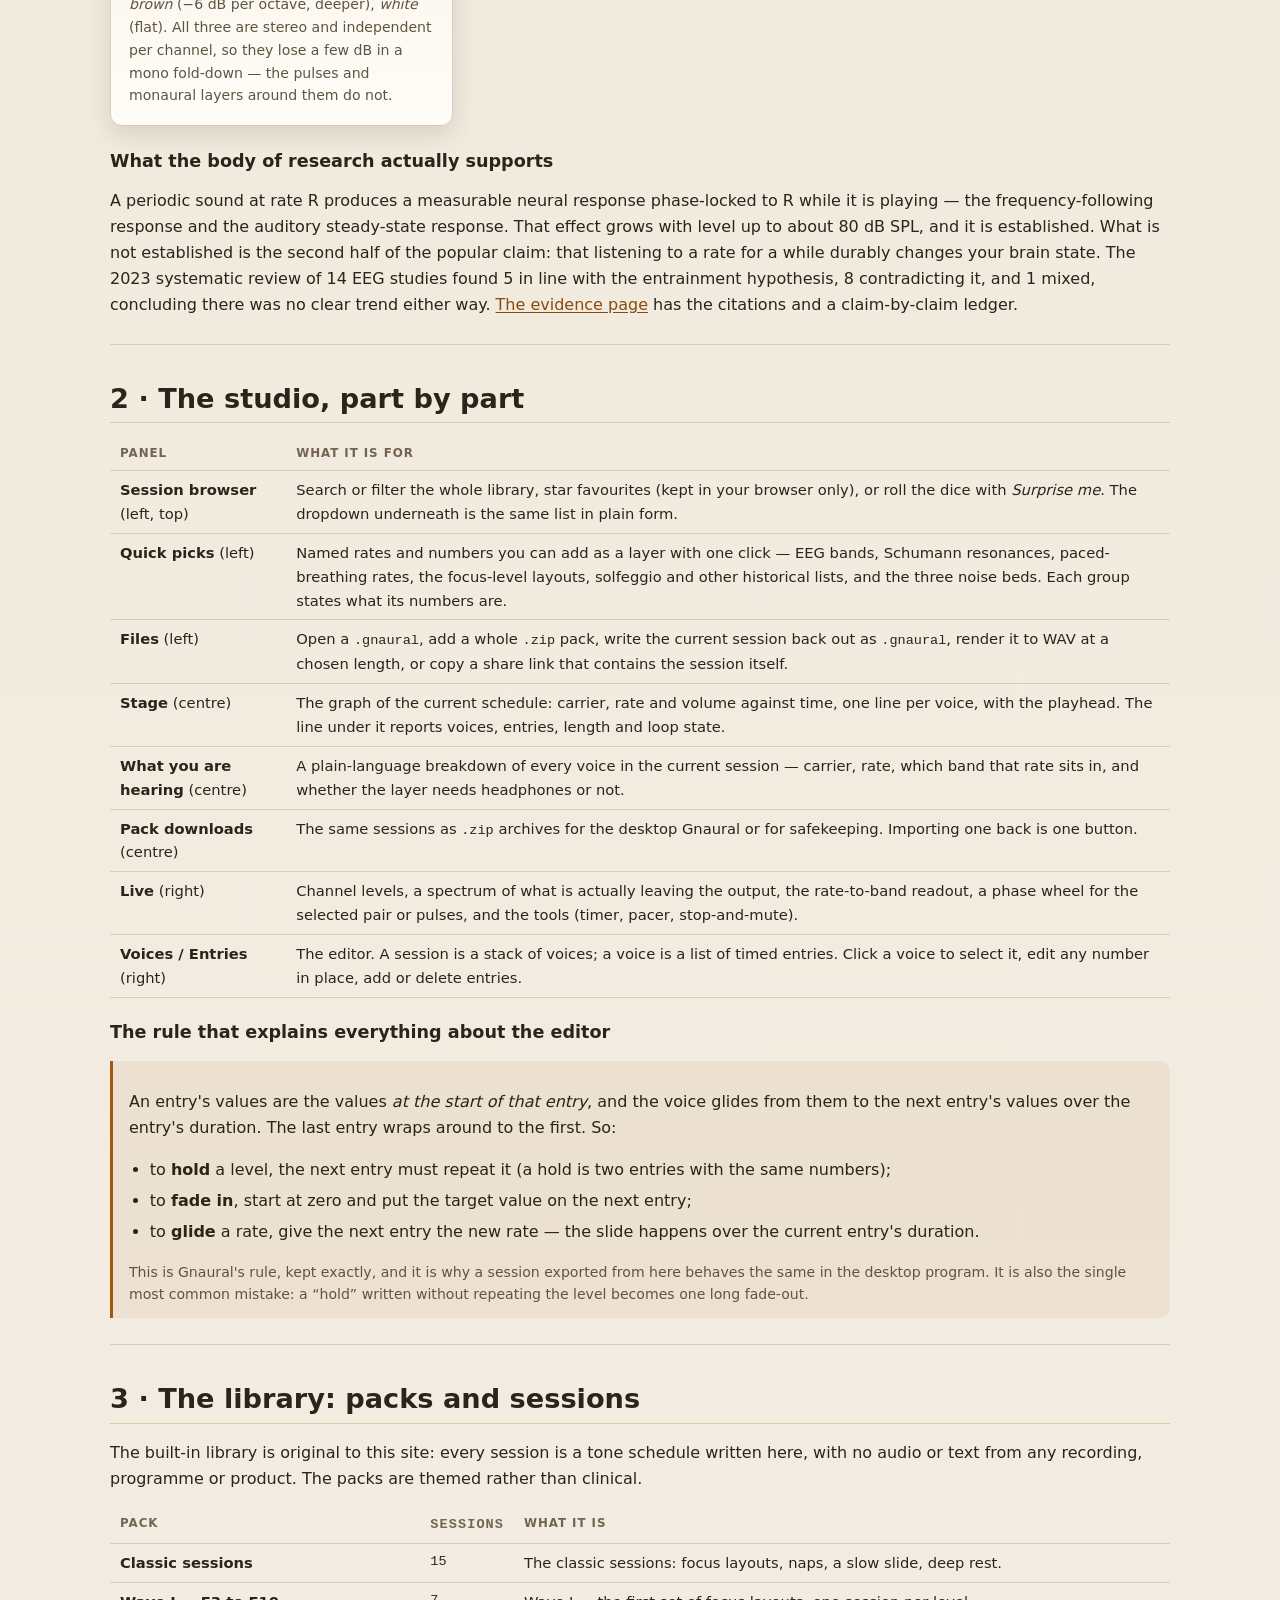
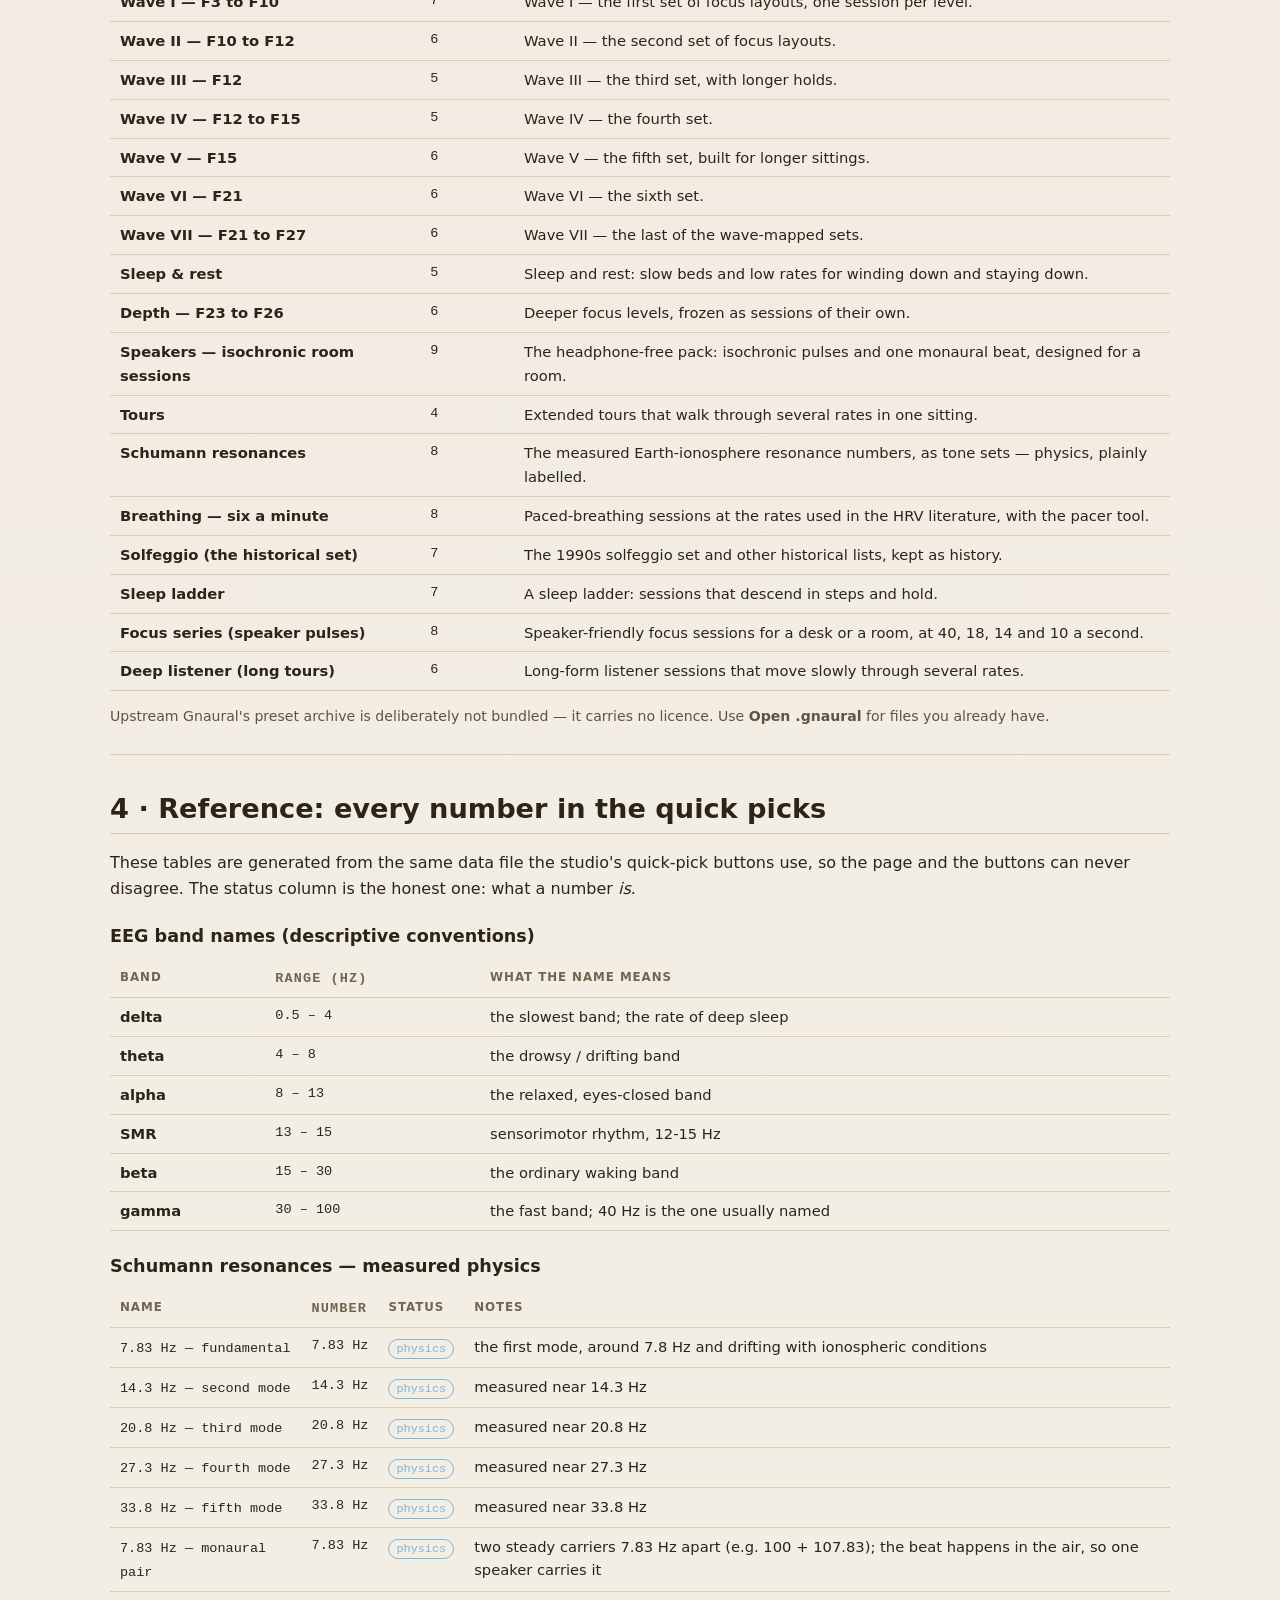
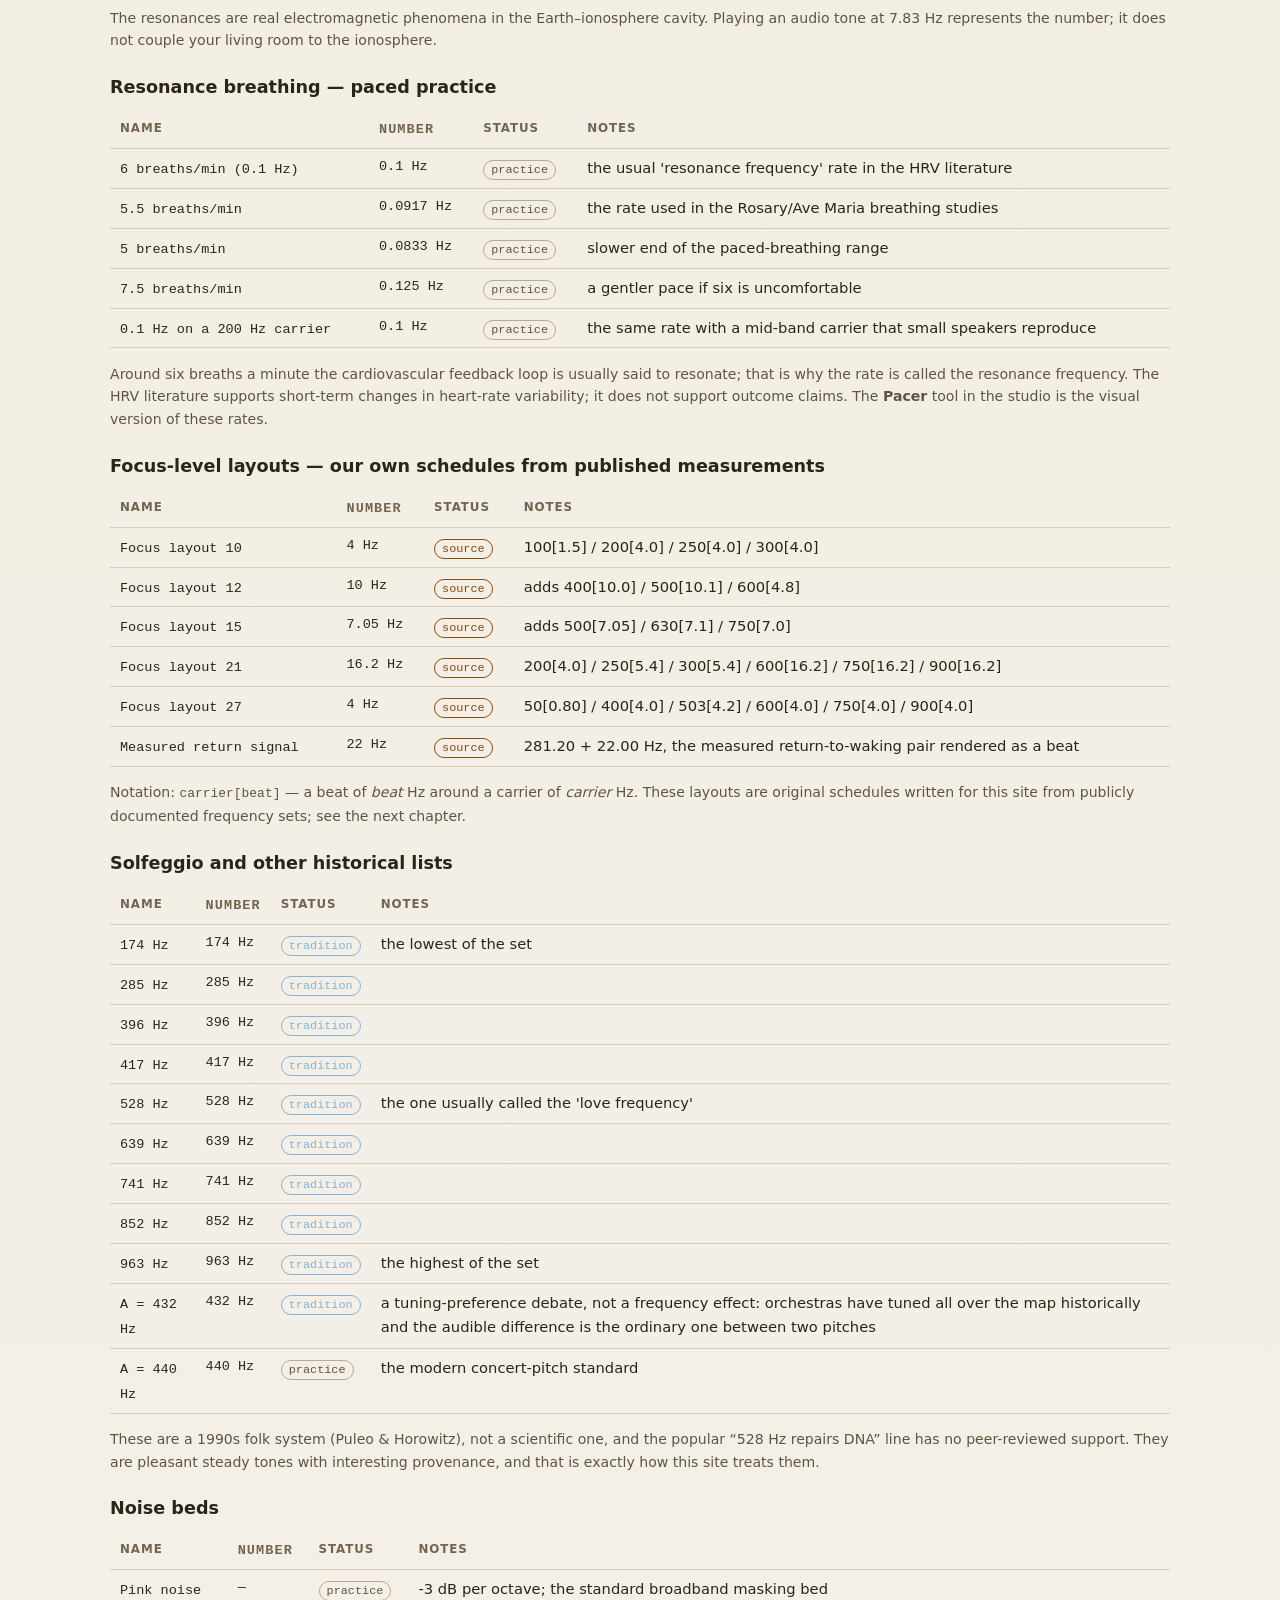
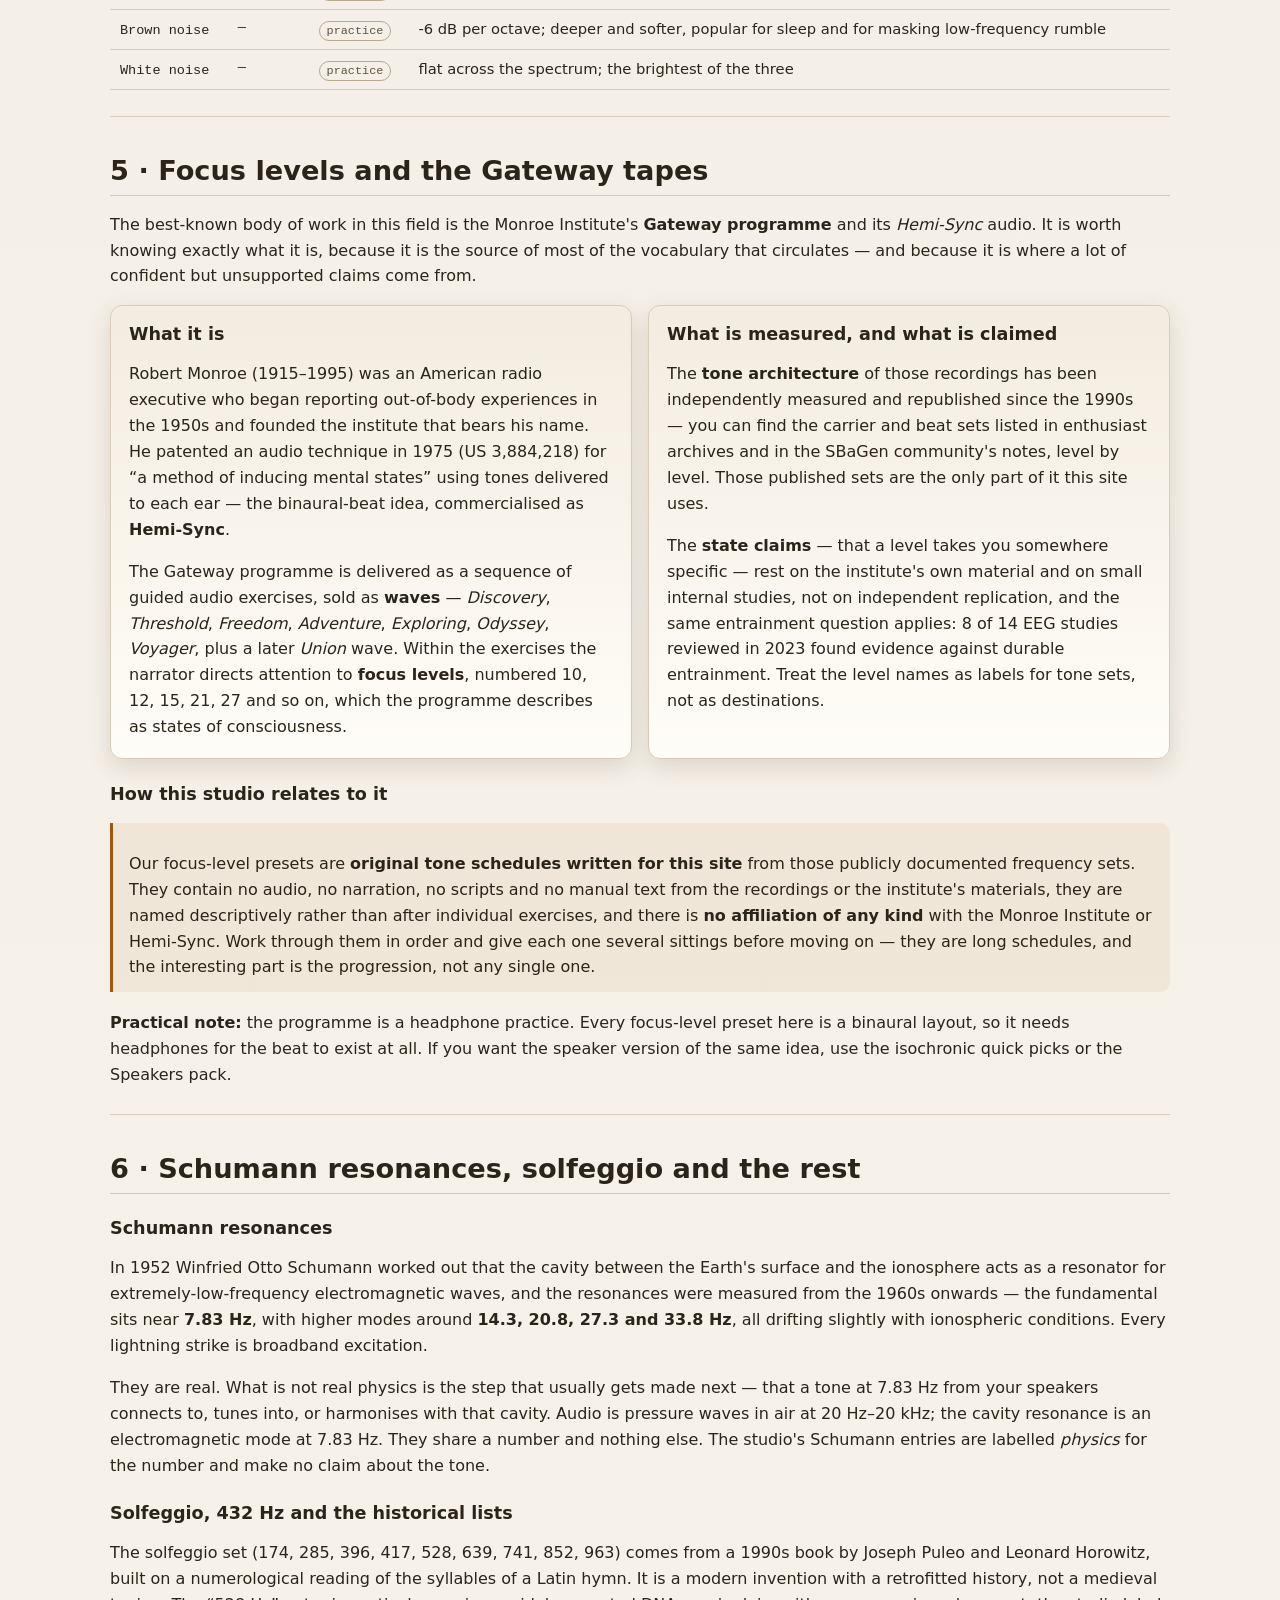
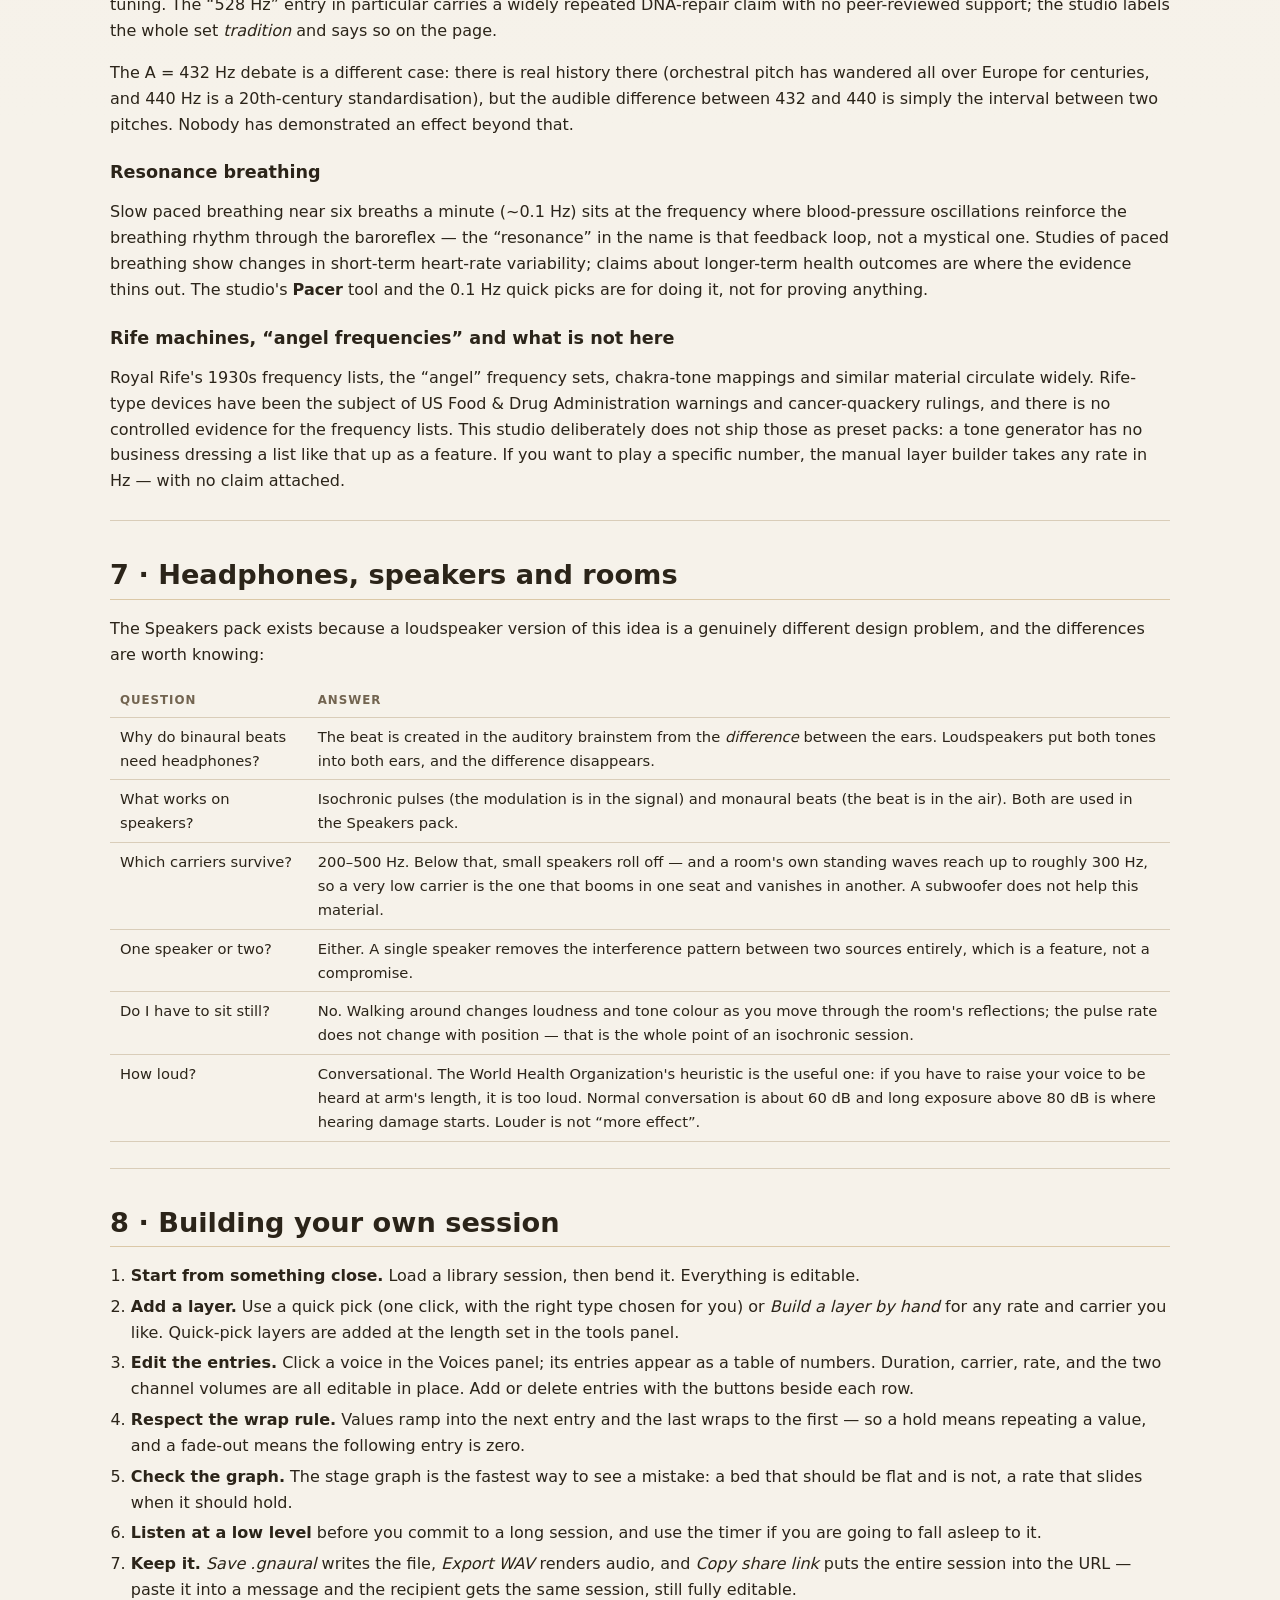
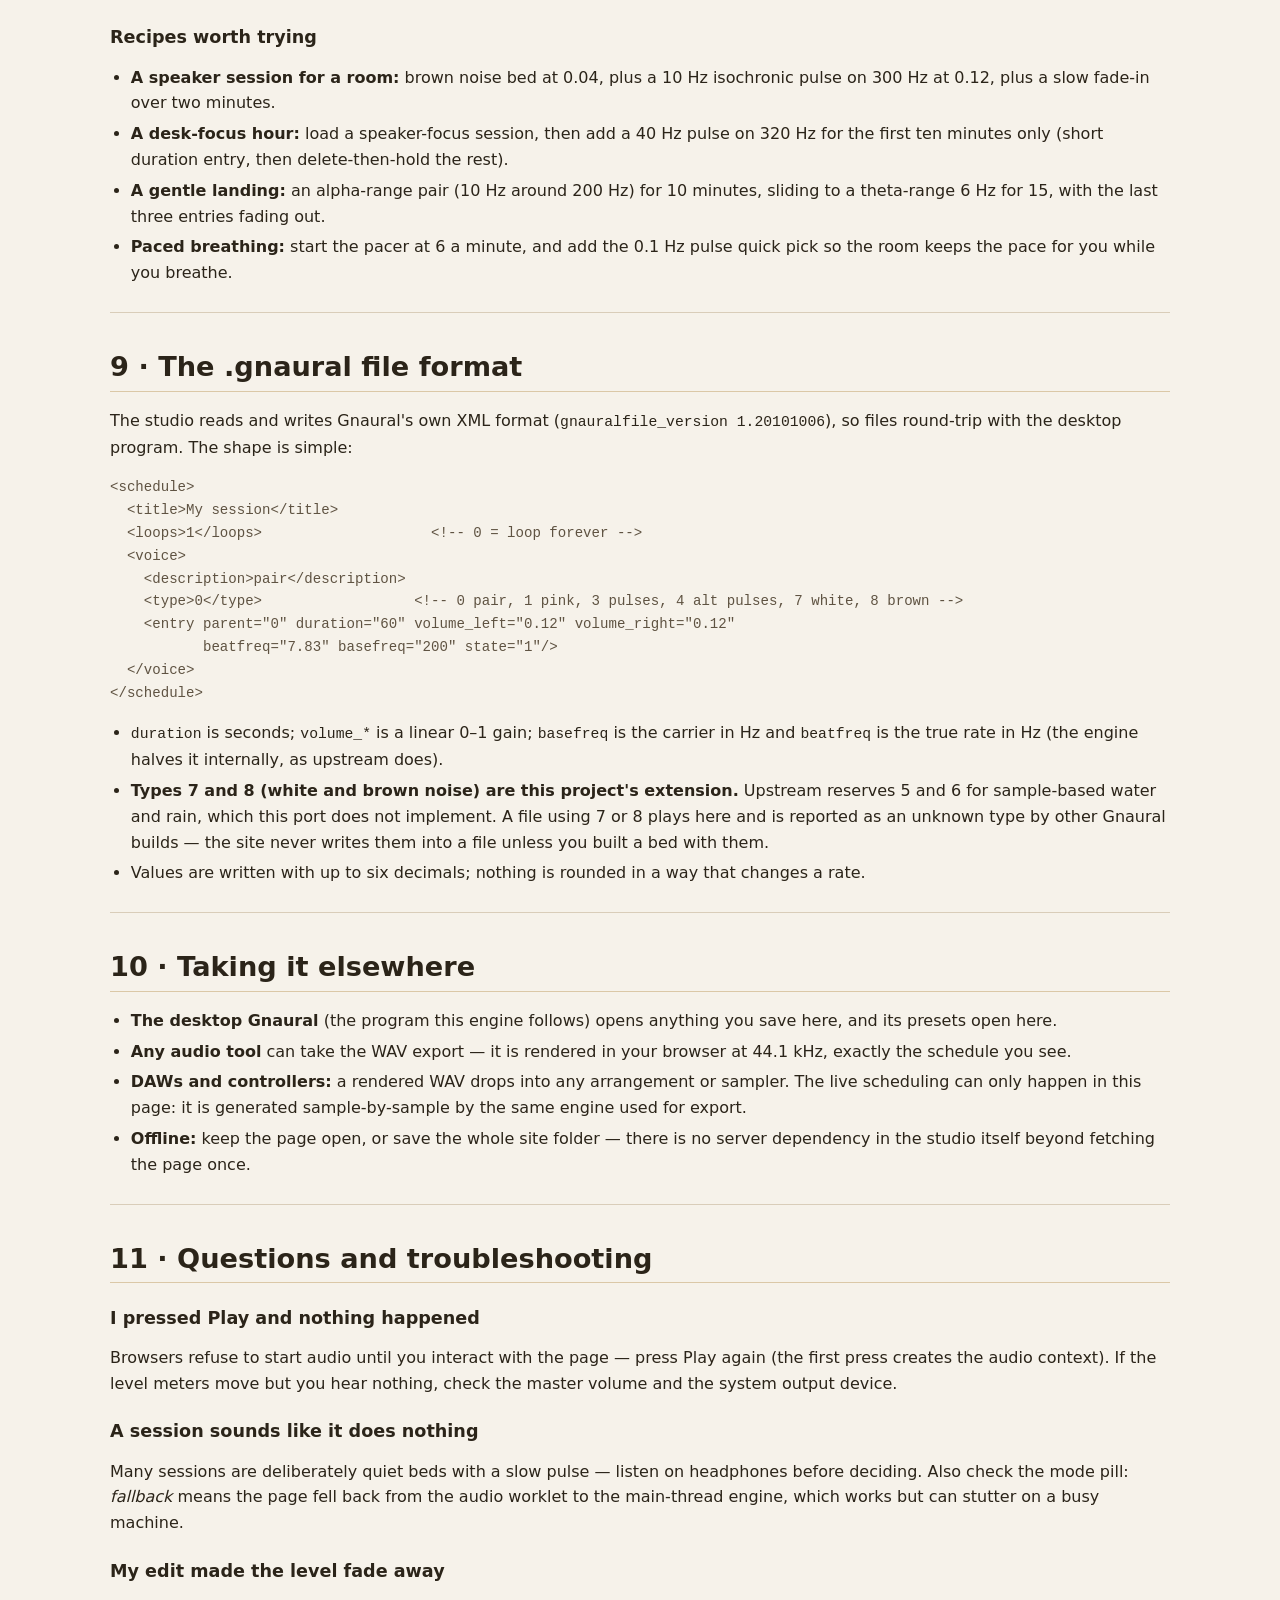
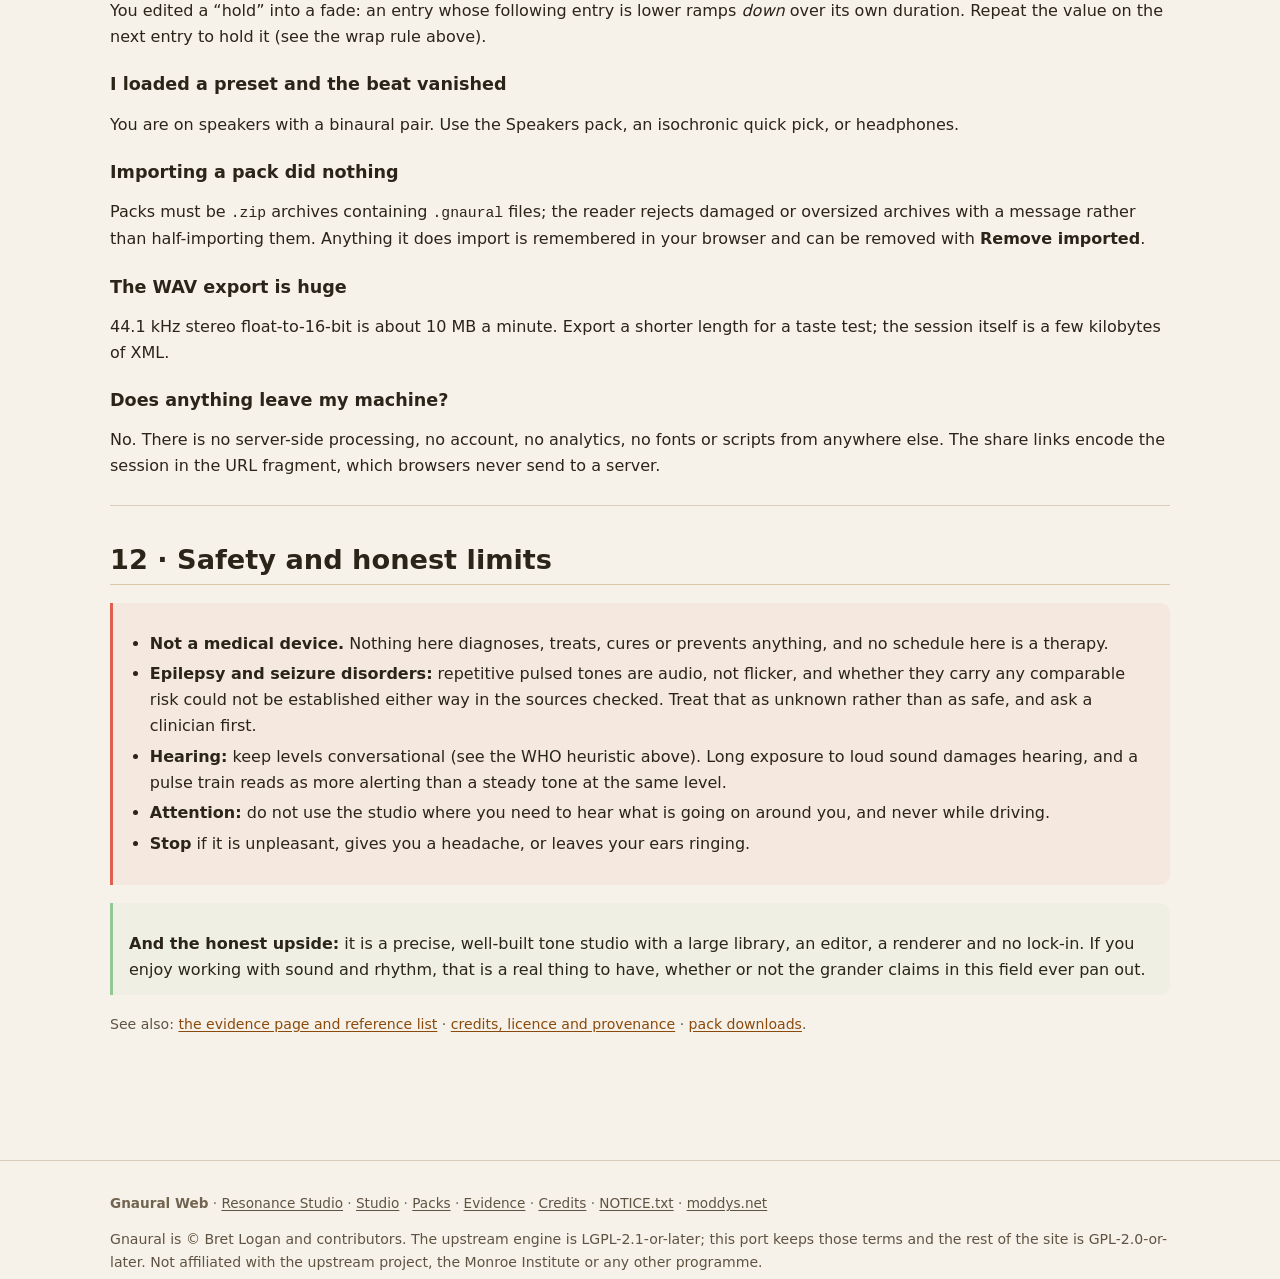
<file: site/help/index.html>
<!DOCTYPE html>
<html lang="en" data-skin="forge">
<head>
<meta charset="utf-8">
<meta name="viewport" content="width=device-width, initial-scale=1">
<title>Help — Resonance Studio (Gnaural Web)</title>
<meta name="description" content="The full manual for Resonance Studio: binaural, monaural and isochronic tones, the Gateway focus levels, making your own sessions and the .gnaural format.">
<link rel="canonical" href="https://moddys.net/resonance/help/">
<link rel="stylesheet" href="../site.css?v=83y">
<link rel="icon" href="[data-uri]">
</head>
<body>

<header class="site">
  <div class="bar">
    <a class="mark" href="../">Resonance Studio</a>
    <span class="sub">Help</span>
    <nav>
      <a href="../app/">Studio</a>
      <a href="./" aria-current="page">Help</a>
      <a href="../packs/">Packs</a>
      <a href="evidence.html">Evidence</a>
      <a href="../credits/">Credits</a>
    </nav>
  </div>
</header>

<main class="shell">

<h1>Help &amp; manual</h1>
<p class="lede">Everything the studio does, why, and where every number came from. Read it in order the first
time, or jump to a chapter below.</p>

<div class="callout">
  <p><b>The one-sentence version:</b> this is a tone studio — it plays precisely scheduled layers of sound
    (paired tones, pulses, noise) that you can edit, save and share, and it is honest about what the research
    does and does not support. Nothing here is a medical device and nothing here needs an account or a network
    connection.</p>
</div>

<h2 id="toc">Contents</h2>
<div class="toc">
  <ol>
    <li><a href="#what">What these tones are</a></li>
    <li><a href="#parts">The studio, part by part</a></li>
    <li><a href="#library">The library: packs and sessions</a></li>
    <li><a href="#numbers">Reference: every number in the quick picks</a></li>
    <li><a href="#gateway">Focus levels and the Gateway tapes</a></li>
    <li><a href="#schumann">Schumann resonances, solfeggio and the rest</a></li>
    <li><a href="#speakers">Headphones, speakers and rooms</a></li>
    <li><a href="#build">Building your own session</a></li>
    <li><a href="#format">The .gnaural file format</a></li>
    <li><a href="#elsewhere">Taking it elsewhere</a></li>
    <li><a href="#faq">Questions and troubleshooting</a></li>
    <li><a href="#safety">Safety and honest limits</a></li>
  </ol>
</div>

<hr>

<h2 id="what">1 · What these tones are</h2>

<p>Four different things get called “binaural beats” in casual use. They are physically different, and one of
them survives a loudspeaker while another does not.</p>

<div class="grid g2">
  <div class="card">
    <h3>Binaural beats — need headphones</h3>
    <p>Two steady sine tones, one sent to each ear, a few Hz apart. Left ear hears 200 Hz, right ear hears
      204 Hz, and the listener reports a slow throb at the difference. Most of the evidence points to the
      beat being generated in the brainstem (the superior olivary complex), which is exactly why it needs the
      channels kept apart: <b>if both ears hear both tones, the beat is gone</b>. Clinical writing treats
      headphones as part of the method, not a preference.</p>
    <p class="small">In this studio: voice type <i>binaural</i>. On speakers you hear two quiet tones and no beat.</p>
  </div>
  <div class="card">
    <h3>Monaural beats — work on speakers</h3>
    <p>The same two tones, but both played to both ears. The beat is the acoustic interference of the two
      waves and it exists in the air of the room, so a single speaker carries it. It tends to sound more like
      a rough, buzzing throb than the smooth pulse of a binaural beat.</p>
    <p class="small">In this studio: two <i>steady tones</i> a few Hz apart, and the <b>“the acoustic beat”</b>
      session in the Speakers pack.</p>
  </div>
  <div class="card">
    <h3>Isochronic pulses — work anywhere</h3>
    <p>A single carrier switched on and off at the session's rate — 50% on, 50% off, edges smoothed. There is
      no interaural trick at all: the modulation is in the signal, so it survives loudspeakers, a mono
      fold-down, a phone speaker, a room. This is the same stimulus class as the amplitude-modulated tones
      used in clinical auditory steady-state testing.</p>
    <p class="small">In this studio: voice type <i>isochronic</i>, and the <b>Speakers</b> pack is built from
      nothing else.</p>
  </div>
  <div class="card">
    <h3>Noise — a bed, not a beat</h3>
    <p>Not modulation at all: broad-band sound used as a bed, either to mask a room or to give the ear
      something even to rest on. The three colours here are level-matched to each other, so a bed written at
      one volume sounds equally loud whichever you pick.</p>
    <p class="small">In this studio: <i>pink</i> (−3 dB per octave), <i>brown</i> (−6 dB per octave, deeper),
      <i>white</i> (flat). All three are stereo and independent per channel, so they lose a few dB in a mono
      fold-down — the pulses and monaural layers around them do not.</p>
  </div>
</div>

<h3>What the body of research actually supports</h3>
<p>A periodic sound at rate R produces a measurable neural response phase-locked to R while it is playing —
the frequency-following response and the auditory steady-state response. That effect grows with level up to
about 80 dB SPL, and it is established. What is not established is the second half of the popular claim: that
listening to a rate for a while durably changes your brain state. The 2023 systematic review of 14 EEG studies
found 5 in line with the entrainment hypothesis, 8 contradicting it, and 1 mixed, concluding there was no clear
trend either way. <a href="evidence.html">The evidence page</a> has the citations and a claim-by-claim
ledger.</p>

<hr>

<h2 id="parts">2 · The studio, part by part</h2>

<table>
  <thead><tr><th>Panel</th><th>What it is for</th></tr></thead>
  <tbody>
    <tr><td><b>Session browser</b> (left, top)</td><td>Search or filter the whole library, star favourites
      (kept in your browser only), or roll the dice with <i>Surprise me</i>. The dropdown underneath is the
      same list in plain form.</td></tr>
    <tr><td><b>Quick picks</b> (left)</td><td>Named rates and numbers you can add as a layer with one click —
      EEG bands, Schumann resonances, paced-breathing rates, the focus-level layouts, solfeggio and other
      historical lists, and the three noise beds. Each group states what its numbers are.</td></tr>
    <tr><td><b>Files</b> (left)</td><td>Open a <code>.gnaural</code>, add a whole <code>.zip</code> pack,
      write the current session back out as <code>.gnaural</code>, render it to WAV at a chosen length, or copy
      a share link that contains the session itself.</td></tr>
    <tr><td><b>Stage</b> (centre)</td><td>The graph of the current schedule: carrier, rate and volume against
      time, one line per voice, with the playhead. The line under it reports voices, entries, length and loop
      state.</td></tr>
    <tr><td><b>What you are hearing</b> (centre)</td><td>A plain-language breakdown of every voice in the
      current session — carrier, rate, which band that rate sits in, and whether the layer needs headphones or
      not.</td></tr>
    <tr><td><b>Pack downloads</b> (centre)</td><td>The same sessions as <code>.zip</code> archives for the
      desktop Gnaural or for safekeeping. Importing one back is one button.</td></tr>
    <tr><td><b>Live</b> (right)</td><td>Channel levels, a spectrum of what is actually leaving the output, the
      rate-to-band readout, a phase wheel for the selected pair or pulses, and the tools (timer, pacer,
      stop-and-mute).</td></tr>
    <tr><td><b>Voices / Entries</b> (right)</td><td>The editor. A session is a stack of voices; a voice is a
      list of timed entries. Click a voice to select it, edit any number in place, add or delete entries.</td></tr>
  </tbody>
</table>

<h3>The rule that explains everything about the editor</h3>
<div class="callout">
  <p>An entry's values are the values <i>at the start of that entry</i>, and the voice glides from them to the
    next entry's values over the entry's duration. The last entry wraps around to the first. So:</p>
  <ul>
    <li>to <b>hold</b> a level, the next entry must repeat it (a hold is two entries with the same numbers);</li>
    <li>to <b>fade in</b>, start at zero and put the target value on the next entry;</li>
    <li>to <b>glide</b> a rate, give the next entry the new rate — the slide happens over the current entry's
      duration.</li>
  </ul>
  <p class="small">This is Gnaural's rule, kept exactly, and it is why a session exported from here behaves
    the same in the desktop program. It is also the single most common mistake: a “hold” written without
    repeating the level becomes one long fade-out.</p>
</div>

<hr>

<h2 id="library">3 · The library: packs and sessions</h2>
<p>The built-in library is original to this site: every session is a tone schedule written here, with no audio
or text from any recording, programme or product. The packs are themed rather than clinical.</p>
<table>
<thead><tr><th>Pack</th><th class="num">Sessions</th><th>What it is</th></tr></thead>
<tbody>
<!--TABLE:packs-->
<tr><td><b>Classic sessions</b></td><td class="num">15</td><td>The classic sessions: focus layouts, naps, a slow slide, deep rest.</td></tr>
<tr><td><b>Wave I — F3 to F10</b></td><td class="num">7</td><td>Wave I — the first set of focus layouts, one session per level.</td></tr>
<tr><td><b>Wave II — F10 to F12</b></td><td class="num">6</td><td>Wave II — the second set of focus layouts.</td></tr>
<tr><td><b>Wave III — F12</b></td><td class="num">5</td><td>Wave III — the third set, with longer holds.</td></tr>
<tr><td><b>Wave IV — F12 to F15</b></td><td class="num">5</td><td>Wave IV — the fourth set.</td></tr>
<tr><td><b>Wave V — F15</b></td><td class="num">6</td><td>Wave V — the fifth set, built for longer sittings.</td></tr>
<tr><td><b>Wave VI — F21</b></td><td class="num">6</td><td>Wave VI — the sixth set.</td></tr>
<tr><td><b>Wave VII — F21 to F27</b></td><td class="num">6</td><td>Wave VII — the last of the wave-mapped sets.</td></tr>
<tr><td><b>Sleep &amp; rest</b></td><td class="num">5</td><td>Sleep and rest: slow beds and low rates for winding down and staying down.</td></tr>
<tr><td><b>Depth — F23 to F26</b></td><td class="num">6</td><td>Deeper focus levels, frozen as sessions of their own.</td></tr>
<tr><td><b>Speakers — isochronic room sessions</b></td><td class="num">9</td><td>The headphone-free pack: isochronic pulses and one monaural beat, designed for a room.</td></tr>
<tr><td><b>Tours</b></td><td class="num">4</td><td>Extended tours that walk through several rates in one sitting.</td></tr>
<tr><td><b>Schumann resonances</b></td><td class="num">8</td><td>The measured Earth-ionosphere resonance numbers, as tone sets — physics, plainly labelled.</td></tr>
<tr><td><b>Breathing — six a minute</b></td><td class="num">8</td><td>Paced-breathing sessions at the rates used in the HRV literature, with the pacer tool.</td></tr>
<tr><td><b>Solfeggio (the historical set)</b></td><td class="num">7</td><td>The 1990s solfeggio set and other historical lists, kept as history.</td></tr>
<tr><td><b>Sleep ladder</b></td><td class="num">7</td><td>A sleep ladder: sessions that descend in steps and hold.</td></tr>
<tr><td><b>Focus series (speaker pulses)</b></td><td class="num">8</td><td>Speaker-friendly focus sessions for a desk or a room, at 40, 18, 14 and 10 a second.</td></tr>
<tr><td><b>Deep listener (long tours)</b></td><td class="num">6</td><td>Long-form listener sessions that move slowly through several rates.</td></tr>
<!--/TABLE:packs-->
</tbody>
</table>
<p class="small">Upstream Gnaural's preset archive is deliberately not bundled — it carries no licence.
    Use <b>Open .gnaural</b> for files you already have.</p>

<hr>

<h2 id="numbers">4 · Reference: every number in the quick picks</h2>
<p>These tables are generated from the same data file the studio's quick-pick buttons use, so the page and the
buttons can never disagree. The status column is the honest one: what a number <i>is</i>.</p>

<h3>EEG band names (descriptive conventions)</h3>
<table>
<thead><tr><th>Band</th><th class="num">Range (Hz)</th><th>What the name means</th></tr></thead>
<tbody>
<tr><td><b>delta</b></td><td class="num">0.5 – 4</td><td>the slowest band; the rate of deep sleep</td></tr>
<tr><td><b>theta</b></td><td class="num">4 – 8</td><td>the drowsy / drifting band</td></tr>
<tr><td><b>alpha</b></td><td class="num">8 – 13</td><td>the relaxed, eyes-closed band</td></tr>
<tr><td><b>SMR</b></td><td class="num">13 – 15</td><td>sensorimotor rhythm, 12-15 Hz</td></tr>
<tr><td><b>beta</b></td><td class="num">15 – 30</td><td>the ordinary waking band</td></tr>
<tr><td><b>gamma</b></td><td class="num">30 – 100</td><td>the fast band; 40 Hz is the one usually named</td></tr>
</tbody></table>

<h3>Schumann resonances — measured physics</h3>
<table>
<thead><tr><th>Name</th><th class="num">Number</th><th>Status</th><th>Notes</th></tr></thead>
<tbody>
<tr><td><code>7.83 Hz — fundamental</code></td><td class="num">7.83 Hz</td><td><span class="status physics">physics</span></td><td>the first mode, around 7.8 Hz and drifting with ionospheric conditions</td></tr>
<tr><td><code>14.3 Hz — second mode</code></td><td class="num">14.3 Hz</td><td><span class="status physics">physics</span></td><td>measured near 14.3 Hz</td></tr>
<tr><td><code>20.8 Hz — third mode</code></td><td class="num">20.8 Hz</td><td><span class="status physics">physics</span></td><td>measured near 20.8 Hz</td></tr>
<tr><td><code>27.3 Hz — fourth mode</code></td><td class="num">27.3 Hz</td><td><span class="status physics">physics</span></td><td>measured near 27.3 Hz</td></tr>
<tr><td><code>33.8 Hz — fifth mode</code></td><td class="num">33.8 Hz</td><td><span class="status physics">physics</span></td><td>measured near 33.8 Hz</td></tr>
<tr><td><code>7.83 Hz — monaural pair</code></td><td class="num">7.83 Hz</td><td><span class="status physics">physics</span></td><td>two steady carriers 7.83 Hz apart (e.g. 100 + 107.83); the beat happens in the air, so one speaker carries it</td></tr>
</tbody></table>
<p class="small">The resonances are real electromagnetic phenomena in the Earth–ionosphere cavity. Playing an
audio tone at 7.83 Hz represents the number; it does not couple your living room to the ionosphere.</p>

<h3>Resonance breathing — paced practice</h3>
<table>
<thead><tr><th>Name</th><th class="num">Number</th><th>Status</th><th>Notes</th></tr></thead>
<tbody>
<tr><td><code>6 breaths/min (0.1 Hz)</code></td><td class="num">0.1 Hz</td><td><span class="status practice">practice</span></td><td>the usual 'resonance frequency' rate in the HRV literature</td></tr>
<tr><td><code>5.5 breaths/min</code></td><td class="num">0.0917 Hz</td><td><span class="status practice">practice</span></td><td>the rate used in the Rosary/Ave Maria breathing studies</td></tr>
<tr><td><code>5 breaths/min</code></td><td class="num">0.0833 Hz</td><td><span class="status practice">practice</span></td><td>slower end of the paced-breathing range</td></tr>
<tr><td><code>7.5 breaths/min</code></td><td class="num">0.125 Hz</td><td><span class="status practice">practice</span></td><td>a gentler pace if six is uncomfortable</td></tr>
<tr><td><code>0.1 Hz on a 200 Hz carrier</code></td><td class="num">0.1 Hz</td><td><span class="status practice">practice</span></td><td>the same rate with a mid-band carrier that small speakers reproduce</td></tr>
</tbody></table>
<p class="small">Around six breaths a minute the cardiovascular feedback loop is usually said to resonate;
that is why the rate is called the resonance frequency. The HRV literature supports short-term changes in
heart-rate variability; it does not support outcome claims. The <b>Pacer</b> tool in the studio is the visual
version of these rates.</p>

<h3>Focus-level layouts — our own schedules from published measurements</h3>
<table>
<thead><tr><th>Name</th><th class="num">Number</th><th>Status</th><th>Notes</th></tr></thead>
<tbody>
<tr><td><code>Focus layout 10</code></td><td class="num">4 Hz</td><td><span class="status source">source</span></td><td>100[1.5] / 200[4.0] / 250[4.0] / 300[4.0]</td></tr>
<tr><td><code>Focus layout 12</code></td><td class="num">10 Hz</td><td><span class="status source">source</span></td><td>adds 400[10.0] / 500[10.1] / 600[4.8]</td></tr>
<tr><td><code>Focus layout 15</code></td><td class="num">7.05 Hz</td><td><span class="status source">source</span></td><td>adds 500[7.05] / 630[7.1] / 750[7.0]</td></tr>
<tr><td><code>Focus layout 21</code></td><td class="num">16.2 Hz</td><td><span class="status source">source</span></td><td>200[4.0] / 250[5.4] / 300[5.4] / 600[16.2] / 750[16.2] / 900[16.2]</td></tr>
<tr><td><code>Focus layout 27</code></td><td class="num">4 Hz</td><td><span class="status source">source</span></td><td>50[0.80] / 400[4.0] / 503[4.2] / 600[4.0] / 750[4.0] / 900[4.0]</td></tr>
<tr><td><code>Measured return signal</code></td><td class="num">22 Hz</td><td><span class="status source">source</span></td><td>281.20 + 22.00 Hz, the measured return-to-waking pair rendered as a beat</td></tr>
</tbody></table>
<p class="small">Notation: <code>carrier[beat]</code> — a beat of <i>beat</i> Hz around a carrier of
<i>carrier</i> Hz. These layouts are original schedules written for this site from publicly documented
frequency sets; see the next chapter.</p>

<h3>Solfeggio and other historical lists</h3>
<table>
<thead><tr><th>Name</th><th class="num">Number</th><th>Status</th><th>Notes</th></tr></thead>
<tbody>
<tr><td><code>174 Hz</code></td><td class="num">174 Hz</td><td><span class="status tradition">tradition</span></td><td>the lowest of the set</td></tr>
<tr><td><code>285 Hz</code></td><td class="num">285 Hz</td><td><span class="status tradition">tradition</span></td><td></td></tr>
<tr><td><code>396 Hz</code></td><td class="num">396 Hz</td><td><span class="status tradition">tradition</span></td><td></td></tr>
<tr><td><code>417 Hz</code></td><td class="num">417 Hz</td><td><span class="status tradition">tradition</span></td><td></td></tr>
<tr><td><code>528 Hz</code></td><td class="num">528 Hz</td><td><span class="status tradition">tradition</span></td><td>the one usually called the 'love frequency'</td></tr>
<tr><td><code>639 Hz</code></td><td class="num">639 Hz</td><td><span class="status tradition">tradition</span></td><td></td></tr>
<tr><td><code>741 Hz</code></td><td class="num">741 Hz</td><td><span class="status tradition">tradition</span></td><td></td></tr>
<tr><td><code>852 Hz</code></td><td class="num">852 Hz</td><td><span class="status tradition">tradition</span></td><td></td></tr>
<tr><td><code>963 Hz</code></td><td class="num">963 Hz</td><td><span class="status tradition">tradition</span></td><td>the highest of the set</td></tr>
<tr><td><code>A = 432 Hz</code></td><td class="num">432 Hz</td><td><span class="status tradition">tradition</span></td><td>a tuning-preference debate, not a frequency effect: orchestras have tuned all over the map historically and the audible difference is the ordinary one between two pitches</td></tr>
<tr><td><code>A = 440 Hz</code></td><td class="num">440 Hz</td><td><span class="status practice">practice</span></td><td>the modern concert-pitch standard</td></tr>
</tbody></table>
<p class="small">These are a 1990s folk system (Puleo &amp; Horowitz), not a scientific one, and the popular
“528 Hz repairs DNA” line has no peer-reviewed support. They are pleasant steady tones with interesting
provenance, and that is exactly how this site treats them.</p>

<h3>Noise beds</h3>
<table>
<thead><tr><th>Name</th><th class="num">Number</th><th>Status</th><th>Notes</th></tr></thead>
<tbody>
<tr><td><code>Pink noise</code></td><td class="num">—</td><td><span class="status practice">practice</span></td><td>-3 dB per octave; the standard broadband masking bed</td></tr>
<tr><td><code>Brown noise</code></td><td class="num">—</td><td><span class="status practice">practice</span></td><td>-6 dB per octave; deeper and softer, popular for sleep and for masking low-frequency rumble</td></tr>
<tr><td><code>White noise</code></td><td class="num">—</td><td><span class="status practice">practice</span></td><td>flat across the spectrum; the brightest of the three</td></tr>
</tbody></table>

<hr>

<h2 id="gateway">5 · Focus levels and the Gateway tapes</h2>

<p>The best-known body of work in this field is the Monroe Institute's <b>Gateway programme</b> and its
<i>Hemi-Sync</i> audio. It is worth knowing exactly what it is, because it is the source of most of the
vocabulary that circulates — and because it is where a lot of confident but unsupported claims come from.</p>

<div class="grid g2">
  <div class="card">
    <h3>What it is</h3>
    <p>Robert Monroe (1915–1995) was an American radio executive who began reporting out-of-body experiences in
      the 1950s and founded the institute that bears his name. He patented an audio technique in 1975 (US
      3,884,218) for “a method of inducing mental states” using tones delivered to each ear — the binaural-beat
      idea, commercialised as <b>Hemi-Sync</b>.</p>
    <p>The Gateway programme is delivered as a sequence of guided audio exercises, sold as <b>waves</b> —
      <i>Discovery</i>, <i>Threshold</i>, <i>Freedom</i>, <i>Adventure</i>, <i>Exploring</i>, <i>Odyssey</i>,
      <i>Voyager</i>, plus a later <i>Union</i> wave. Within the exercises the narrator directs attention to
      <b>focus levels</b>, numbered 10, 12, 15, 21, 27 and so on, which the programme describes as states of
      consciousness.</p>
  </div>
  <div class="card">
    <h3>What is measured, and what is claimed</h3>
    <p>The <b>tone architecture</b> of those recordings has been independently measured and republished since
      the 1990s — you can find the carrier and beat sets listed in enthusiast archives and in the SBaGen
      community's notes, level by level. Those published sets are the only part of it this site uses.</p>
    <p>The <b>state claims</b> — that a level takes you somewhere specific — rest on the institute's own
      material and on small internal studies, not on independent replication, and the same
      entrainment question applies: 8 of 14 EEG studies reviewed in 2023 found evidence against durable
      entrainment. Treat the level names as labels for tone sets, not as destinations.</p>
  </div>
</div>

<h3>How this studio relates to it</h3>
<div class="callout">
  <p>Our focus-level presets are <b>original tone schedules written for this site</b> from those publicly
    documented frequency sets. They contain no audio, no narration, no scripts and no manual text from the
    recordings or the institute's materials, they are named descriptively rather than after individual
    exercises, and there is <b>no affiliation of any kind</b> with the Monroe Institute or Hemi-Sync. Work
    through them in order and give each one several sittings before moving on — they are long schedules, and
    the interesting part is the progression, not any single one.</p>
</div>

<p><b>Practical note:</b> the programme is a headphone practice. Every focus-level preset here is a binaural
layout, so it needs headphones for the beat to exist at all. If you want the speaker version of the same idea,
use the isochronic quick picks or the Speakers pack.</p>

<hr>

<h2 id="schumann">6 · Schumann resonances, solfeggio and the rest</h2>

<h3>Schumann resonances</h3>
<p>In 1952 Winfried Otto Schumann worked out that the cavity between the Earth's surface and the ionosphere
acts as a resonator for extremely-low-frequency electromagnetic waves, and the resonances were measured from
the 1960s onwards — the fundamental sits near <b>7.83 Hz</b>, with higher modes around <b>14.3, 20.8, 27.3 and
33.8 Hz</b>, all drifting slightly with ionospheric conditions. Every lightning strike is broadband
excitation.</p>
<p>They are real. What is not real physics is the step that usually gets made next — that a tone at 7.83 Hz
from your speakers connects to, tunes into, or harmonises with that cavity. Audio is pressure waves in air at
20 Hz–20 kHz; the cavity resonance is an electromagnetic mode at 7.83 Hz. They share a number and nothing
else. The studio's Schumann entries are labelled <i>physics</i> for the number and make no claim about the
tone.</p>

<h3>Solfeggio, 432 Hz and the historical lists</h3>
<p>The solfeggio set (174, 285, 396, 417, 528, 639, 741, 852, 963) comes from a 1990s book by Joseph Puleo and
Leonard Horowitz, built on a numerological reading of the syllables of a Latin hymn. It is a modern invention
with a retrofitted history, not a medieval tuning. The “528 Hz” entry in particular carries a widely repeated
DNA-repair claim with no peer-reviewed support; the studio labels the whole set <i>tradition</i> and says so on
the page.</p>
<p>The A = 432 Hz debate is a different case: there is real history there (orchestral pitch has wandered all
over Europe for centuries, and 440 Hz is a 20th-century standardisation), but the audible difference between
432 and 440 is simply the interval between two pitches. Nobody has demonstrated an effect beyond that.</p>

<h3>Resonance breathing</h3>
<p>Slow paced breathing near six breaths a minute (~0.1 Hz) sits at the frequency where blood-pressure
oscillations reinforce the breathing rhythm through the baroreflex — the “resonance” in the name is that
feedback loop, not a mystical one. Studies of paced breathing show changes in short-term heart-rate
variability; claims about longer-term health outcomes are where the evidence thins out. The studio's
<b>Pacer</b> tool and the 0.1 Hz quick picks are for doing it, not for proving anything.</p>

<h3>Rife machines, “angel frequencies” and what is not here</h3>
<p>Royal Rife's 1930s frequency lists, the “angel” frequency sets, chakra-tone mappings and similar material
circulate widely. Rife-type devices have been the subject of US Food &amp; Drug Administration warnings and
cancer-quackery rulings, and there is no controlled evidence for the frequency lists. This studio deliberately
does not ship those as preset packs: a tone generator has no business dressing a list like that up as a
feature. If you want to play a specific number, the manual layer builder takes any rate in Hz — with no claim
attached.</p>

<hr>

<h2 id="speakers">7 · Headphones, speakers and rooms</h2>

<p>The Speakers pack exists because a loudspeaker version of this idea is a genuinely different design problem,
and the differences are worth knowing:</p>

<table>
  <thead><tr><th>Question</th><th>Answer</th></tr></thead>
  <tbody>
    <tr><td>Why do binaural beats need headphones?</td><td>The beat is created in the auditory brainstem from
      the <i>difference</i> between the ears. Loudspeakers put both tones into both ears, and the difference
      disappears.</td></tr>
    <tr><td>What works on speakers?</td><td>Isochronic pulses (the modulation is in the signal) and monaural
      beats (the beat is in the air). Both are used in the Speakers pack.</td></tr>
    <tr><td>Which carriers survive?</td><td>200–500 Hz. Below that, small speakers roll off — and a room's own
      standing waves reach up to roughly 300 Hz, so a very low carrier is the one that booms in one seat and
      vanishes in another. A subwoofer does not help this material.</td></tr>
    <tr><td>One speaker or two?</td><td>Either. A single speaker removes the interference pattern between two
      sources entirely, which is a feature, not a compromise.</td></tr>
    <tr><td>Do I have to sit still?</td><td>No. Walking around changes loudness and tone colour as you move
      through the room's reflections; the pulse rate does not change with position — that is the whole point of
      an isochronic session.</td></tr>
    <tr><td>How loud?</td><td>Conversational. The World Health Organization's heuristic is the useful one: if
      you have to raise your voice to be heard at arm's length, it is too loud. Normal conversation is about
      60 dB and long exposure above 80 dB is where hearing damage starts. Louder is not “more effect”.</td></tr>
  </tbody>
</table>

<hr>

<h2 id="build">8 · Building your own session</h2>

<ol>
  <li><b>Start from something close.</b> Load a library session, then bend it. Everything is editable.</li>
  <li><b>Add a layer.</b> Use a quick pick (one click, with the right type chosen for you) or <i>Build a layer
    by hand</i> for any rate and carrier you like. Quick-pick layers are added at the length set in the tools
    panel.</li>
  <li><b>Edit the entries.</b> Click a voice in the Voices panel; its entries appear as a table of numbers.
    Duration, carrier, rate, and the two channel volumes are all editable in place. Add or delete entries with
    the buttons beside each row.</li>
  <li><b>Respect the wrap rule.</b> Values ramp into the next entry and the last wraps to the first — so a hold
    means repeating a value, and a fade-out means the following entry is zero.</li>
  <li><b>Check the graph.</b> The stage graph is the fastest way to see a mistake: a bed that should be flat and
    is not, a rate that slides when it should hold.</li>
  <li><b>Listen at a low level</b> before you commit to a long session, and use the timer if you are going to
    fall asleep to it.</li>
  <li><b>Keep it.</b> <i>Save .gnaural</i> writes the file, <i>Export WAV</i> renders audio, and <i>Copy share
    link</i> puts the entire session into the URL — paste it into a message and the recipient gets the same
    session, still fully editable.</li>
</ol>

<h3>Recipes worth trying</h3>
<ul>
  <li><b>A speaker session for a room:</b> brown noise bed at 0.04, plus a 10 Hz isochronic pulse on 300 Hz at
    0.12, plus a slow fade-in over two minutes.</li>
  <li><b>A desk-focus hour:</b> load a speaker-focus session, then add a 40 Hz pulse on 320 Hz for the first
    ten minutes only (short duration entry, then delete-then-hold the rest).</li>
  <li><b>A gentle landing:</b> an alpha-range pair (10 Hz around 200 Hz) for 10 minutes, sliding to a
    theta-range 6 Hz for 15, with the last three entries fading out.</li>
  <li><b>Paced breathing:</b> start the pacer at 6 a minute, and add the 0.1 Hz pulse quick pick so the room
    keeps the pace for you while you breathe.</li>
</ul>

<hr>

<h2 id="format">9 · The .gnaural file format</h2>
<p>The studio reads and writes Gnaural's own XML format (<code>gnauralfile_version 1.20101006</code>), so files
round-trip with the desktop program. The shape is simple:</p>
<pre class="mono small">&lt;schedule&gt;
  &lt;title&gt;My session&lt;/title&gt;
  &lt;loops&gt;1&lt;/loops&gt;                    &lt;!-- 0 = loop forever --&gt;
  &lt;voice&gt;
    &lt;description&gt;pair&lt;/description&gt;
    &lt;type&gt;0&lt;/type&gt;                  &lt;!-- 0 pair, 1 pink, 3 pulses, 4 alt pulses, 7 white, 8 brown --&gt;
    &lt;entry parent="0" duration="60" volume_left="0.12" volume_right="0.12"
           beatfreq="7.83" basefreq="200" state="1"/&gt;
  &lt;/voice&gt;
&lt;/schedule&gt;</pre>
<ul>
  <li><code>duration</code> is seconds; <code>volume_*</code> is a linear 0–1 gain; <code>basefreq</code> is
    the carrier in Hz and <code>beatfreq</code> is the true rate in Hz (the engine halves it internally, as
    upstream does).</li>
  <li><b>Types 7 and 8 (white and brown noise) are this project's extension.</b> Upstream reserves 5 and 6 for
    sample-based water and rain, which this port does not implement. A file using 7 or 8 plays here and is
    reported as an unknown type by other Gnaural builds — the site never writes them into a file unless you
    built a bed with them.</li>
  <li>Values are written with up to six decimals; nothing is rounded in a way that changes a rate.</li>
</ul>

<hr>

<h2 id="elsewhere">10 · Taking it elsewhere</h2>
<ul>
  <li><b>The desktop Gnaural</b> (the program this engine follows) opens anything you save here, and its
    presets open here.</li>
  <li><b>Any audio tool</b> can take the WAV export — it is rendered in your browser at 44.1 kHz, exactly the
    schedule you see.</li>
  <li><b>DAWs and controllers:</b> a rendered WAV drops into any arrangement or sampler. The live scheduling
    can only happen in this page: it is generated sample-by-sample by the same engine used for export.</li>
  <li><b>Offline:</b> keep the page open, or save the whole site folder — there is no server dependency in the
    studio itself beyond fetching the page once.</li>
</ul>

<hr>

<h2 id="faq">11 · Questions and troubleshooting</h2>

<h3>I pressed Play and nothing happened</h3>
<p>Browsers refuse to start audio until you interact with the page — press Play again (the first press creates
the audio context). If the level meters move but you hear nothing, check the master volume and the system
output device.</p>

<h3>A session sounds like it does nothing</h3>
<p>Many sessions are deliberately quiet beds with a slow pulse — listen on headphones before deciding. Also
check the mode pill: <i>fallback</i> means the page fell back from the audio worklet to the main-thread
engine, which works but can stutter on a busy machine.</p>

<h3>My edit made the level fade away</h3>
<p>You edited a “hold” into a fade: an entry whose following entry is lower ramps <i>down</i> over its own
duration. Repeat the value on the next entry to hold it (see the wrap rule above).</p>

<h3>I loaded a preset and the beat vanished</h3>
<p>You are on speakers with a binaural pair. Use the Speakers pack, an isochronic quick pick, or headphones.</p>

<h3>Importing a pack did nothing</h3>
<p>Packs must be <code>.zip</code> archives containing <code>.gnaural</code> files; the reader rejects damaged
or oversized archives with a message rather than half-importing them. Anything it does import is remembered in
your browser and can be removed with <b>Remove imported</b>.</p>

<h3>The WAV export is huge</h3>
<p>44.1 kHz stereo float-to-16-bit is about 10 MB a minute. Export a shorter length for a taste test; the
session itself is a few kilobytes of XML.</p>

<h3>Does anything leave my machine?</h3>
<p>No. There is no server-side processing, no account, no analytics, no fonts or scripts from anywhere else.
The share links encode the session in the URL fragment, which browsers never send to a server.</p>

<hr>

<h2 id="safety">12 · Safety and honest limits</h2>
<div class="callout warn">
  <ul>
    <li><b>Not a medical device.</b> Nothing here diagnoses, treats, cures or prevents anything, and no
      schedule here is a therapy.</li>
    <li><b>Epilepsy and seizure disorders:</b> repetitive pulsed tones are audio, not flicker, and whether they
      carry any comparable risk could not be established either way in the sources checked. Treat that as
      unknown rather than as safe, and ask a clinician first.</li>
    <li><b>Hearing:</b> keep levels conversational (see the WHO heuristic above). Long exposure to loud sound
      damages hearing, and a pulse train reads as more alerting than a steady tone at the same level.</li>
    <li><b>Attention:</b> do not use the studio where you need to hear what is going on around you, and never
      while driving.</li>
    <li><b>Stop</b> if it is unpleasant, gives you a headache, or leaves your ears ringing.</li>
  </ul>
</div>

<div class="callout good">
  <p><b>And the honest upside:</b> it is a precise, well-built tone studio with a large library, an editor, a
    renderer and no lock-in. If you enjoy working with sound and rhythm, that is a real thing to have, whether
    or not the grander claims in this field ever pan out.</p>
</div>

<p class="small">See also: <a href="evidence.html">the evidence page and reference list</a> ·
<a href="../credits/">credits, licence and provenance</a> ·
<a href="../packs/">pack downloads</a>.</p>

</main>

<footer class="site">
  <div class="shell">
    <p><b>Gnaural Web</b> · <a href="../">Resonance Studio</a> · <a href="../app/">Studio</a> ·
      <a href="../packs/">Packs</a> · <a href="evidence.html">Evidence</a> · <a href="../credits/">Credits</a> ·
      <a href="../app/NOTICE.txt">NOTICE.txt</a> · <a href="https://moddys.net/">moddys.net</a></p>
    <p class="small">Gnaural is © Bret Logan and contributors. The upstream engine is LGPL-2.1-or-later; this
      port keeps those terms and the rest of the site is GPL-2.0-or-later. Not affiliated with the upstream
      project, the Monroe Institute or any other programme.</p>
  </div>
</footer>

<script>
(function () {
  try {
    var prefs = JSON.parse(localStorage.getItem("resonance.prefs.v1") || "{}");
    if (prefs.skin) document.documentElement.setAttribute("data-skin", prefs.skin);
    else if (window.matchMedia && window.matchMedia("(prefers-color-scheme: light)").matches)
      document.documentElement.setAttribute("data-skin", "paper");
  } catch (e) {}
})();
</script>
</body>
</html>
</file>
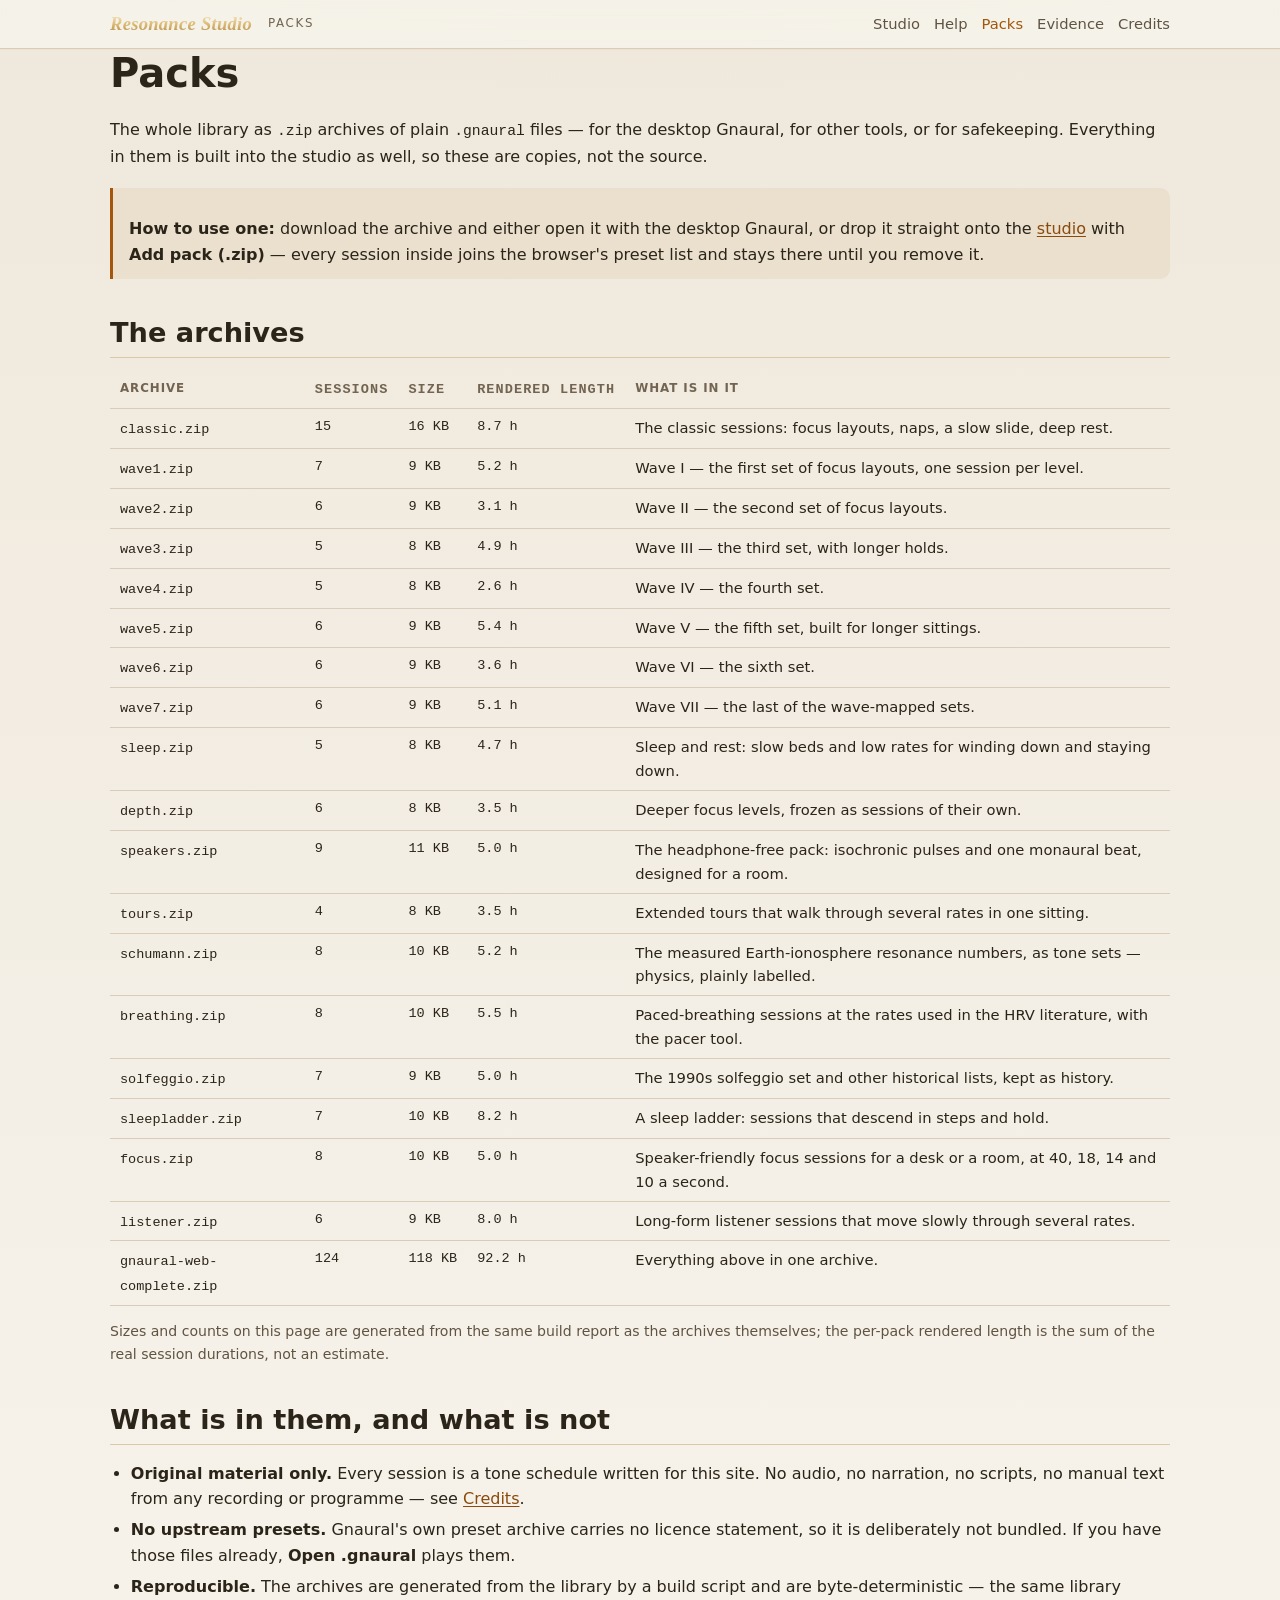
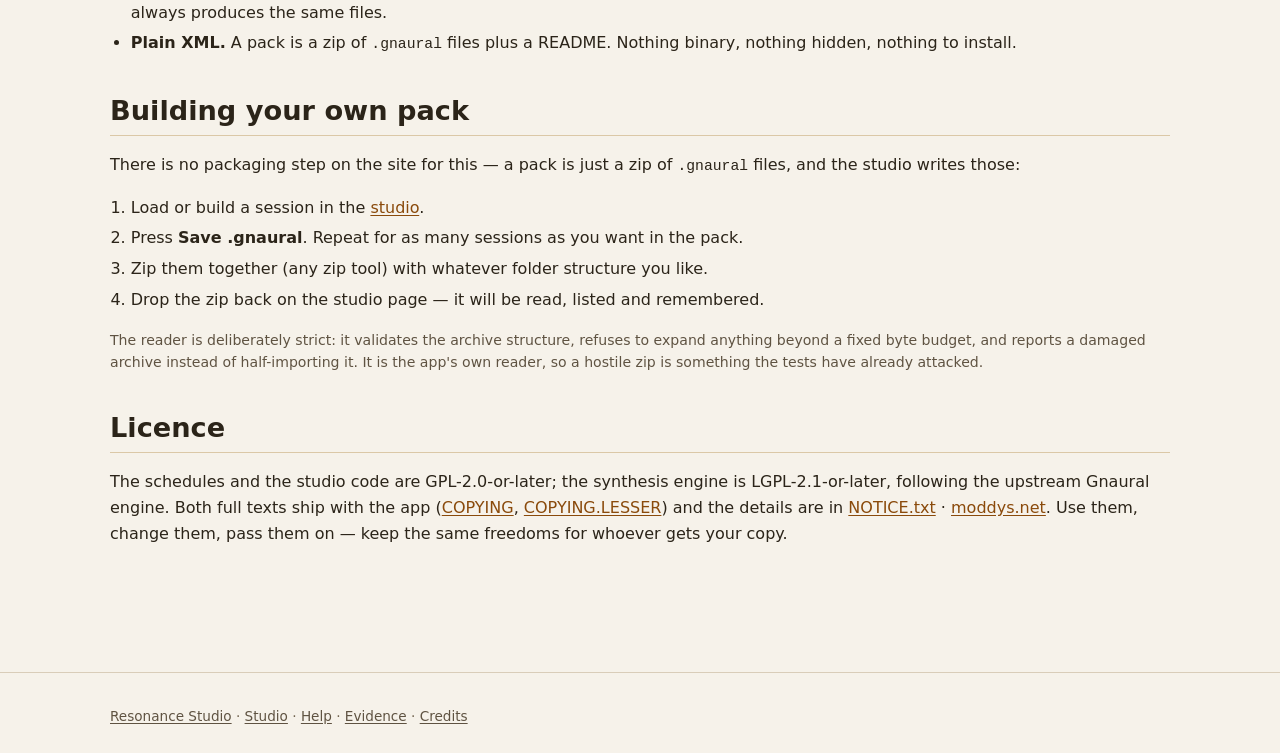
<file: site/packs/index.html>
<!DOCTYPE html>
<html lang="en" data-skin="forge">
<head>
<meta charset="utf-8">
<meta name="viewport" content="width=device-width, initial-scale=1">
<title>Packs — Resonance Studio</title>
<meta name="description" content="Every Resonance Studio session as a downloadable .gnaural pack, with sizes, counts and how to import them back.">
<link rel="canonical" href="https://moddys.net/resonance/packs/">
<link rel="stylesheet" href="../site.css?v=83y">
<link rel="icon" href="[data-uri]">
</head>
<body>

<header class="site">
  <div class="bar">
    <a class="mark" href="../">Resonance Studio</a>
    <span class="sub">Packs</span>
    <nav>
      <a href="../app/">Studio</a>
      <a href="../help/">Help</a>
      <a href="./" aria-current="page">Packs</a>
      <a href="../help/evidence.html">Evidence</a>
      <a href="../credits/">Credits</a>
    </nav>
  </div>
</header>

<main class="shell">

<h1>Packs</h1>
<p class="lede">The whole library as <code>.zip</code> archives of plain <code>.gnaural</code> files — for the
desktop Gnaural, for other tools, or for safekeeping. Everything in them is built into the studio as well, so
these are copies, not the source.</p>

<div class="callout">
  <p><b>How to use one:</b> download the archive and either open it with the desktop Gnaural, or drop it
    straight onto the <a href="../app/">studio</a> with <b>Add pack (.zip)</b> — every session inside joins the
    browser's preset list and stays there until you remove it.</p>
</div>

<h2>The archives</h2>
<!--TABLE:downloads-->
<table>
<thead><tr><th>Archive</th><th class="num">Sessions</th><th class="num">Size</th><th class="num">Rendered length</th><th>What is in it</th></tr></thead>
<tbody>
<tr><td><code>classic.zip</code></td><td class="num">15</td><td class="num">16 KB</td><td class="num">8.7 h</td><td>The classic sessions: focus layouts, naps, a slow slide, deep rest.</td></tr>
<tr><td><code>wave1.zip</code></td><td class="num">7</td><td class="num">9 KB</td><td class="num">5.2 h</td><td>Wave I — the first set of focus layouts, one session per level.</td></tr>
<tr><td><code>wave2.zip</code></td><td class="num">6</td><td class="num">9 KB</td><td class="num">3.1 h</td><td>Wave II — the second set of focus layouts.</td></tr>
<tr><td><code>wave3.zip</code></td><td class="num">5</td><td class="num">8 KB</td><td class="num">4.9 h</td><td>Wave III — the third set, with longer holds.</td></tr>
<tr><td><code>wave4.zip</code></td><td class="num">5</td><td class="num">8 KB</td><td class="num">2.6 h</td><td>Wave IV — the fourth set.</td></tr>
<tr><td><code>wave5.zip</code></td><td class="num">6</td><td class="num">9 KB</td><td class="num">5.4 h</td><td>Wave V — the fifth set, built for longer sittings.</td></tr>
<tr><td><code>wave6.zip</code></td><td class="num">6</td><td class="num">9 KB</td><td class="num">3.6 h</td><td>Wave VI — the sixth set.</td></tr>
<tr><td><code>wave7.zip</code></td><td class="num">6</td><td class="num">9 KB</td><td class="num">5.1 h</td><td>Wave VII — the last of the wave-mapped sets.</td></tr>
<tr><td><code>sleep.zip</code></td><td class="num">5</td><td class="num">8 KB</td><td class="num">4.7 h</td><td>Sleep and rest: slow beds and low rates for winding down and staying down.</td></tr>
<tr><td><code>depth.zip</code></td><td class="num">6</td><td class="num">8 KB</td><td class="num">3.5 h</td><td>Deeper focus levels, frozen as sessions of their own.</td></tr>
<tr><td><code>speakers.zip</code></td><td class="num">9</td><td class="num">11 KB</td><td class="num">5.0 h</td><td>The headphone-free pack: isochronic pulses and one monaural beat, designed for a room.</td></tr>
<tr><td><code>tours.zip</code></td><td class="num">4</td><td class="num">8 KB</td><td class="num">3.5 h</td><td>Extended tours that walk through several rates in one sitting.</td></tr>
<tr><td><code>schumann.zip</code></td><td class="num">8</td><td class="num">10 KB</td><td class="num">5.2 h</td><td>The measured Earth-ionosphere resonance numbers, as tone sets — physics, plainly labelled.</td></tr>
<tr><td><code>breathing.zip</code></td><td class="num">8</td><td class="num">10 KB</td><td class="num">5.5 h</td><td>Paced-breathing sessions at the rates used in the HRV literature, with the pacer tool.</td></tr>
<tr><td><code>solfeggio.zip</code></td><td class="num">7</td><td class="num">9 KB</td><td class="num">5.0 h</td><td>The 1990s solfeggio set and other historical lists, kept as history.</td></tr>
<tr><td><code>sleepladder.zip</code></td><td class="num">7</td><td class="num">10 KB</td><td class="num">8.2 h</td><td>A sleep ladder: sessions that descend in steps and hold.</td></tr>
<tr><td><code>focus.zip</code></td><td class="num">8</td><td class="num">10 KB</td><td class="num">5.0 h</td><td>Speaker-friendly focus sessions for a desk or a room, at 40, 18, 14 and 10 a second.</td></tr>
<tr><td><code>listener.zip</code></td><td class="num">6</td><td class="num">9 KB</td><td class="num">8.0 h</td><td>Long-form listener sessions that move slowly through several rates.</td></tr>
<tr><td><code>gnaural-web-complete.zip</code></td><td class="num">124</td><td class="num">118 KB</td><td class="num">92.2 h</td><td>Everything above in one archive.</td></tr>
</tbody></table>
<!--/TABLE:downloads-->

<p class="small">Sizes and counts on this page are generated from the same build report as the archives
themselves; the per-pack rendered length is the sum of the real session durations, not an estimate.</p>

<h2>What is in them, and what is not</h2>
<ul>
  <li><b>Original material only.</b> Every session is a tone schedule written for this site. No audio, no
    narration, no scripts, no manual text from any recording or programme — see
    <a href="../credits/">Credits</a>.</li>
  <li><b>No upstream presets.</b> Gnaural's own preset archive carries no licence statement, so it is
    deliberately not bundled. If you have those files already, <b>Open .gnaural</b> plays them.</li>
  <li><b>Reproducible.</b> The archives are generated from the library by a build script and are
    byte-deterministic — the same library always produces the same files.</li>
  <li><b>Plain XML.</b> A pack is a zip of <code>.gnaural</code> files plus a README. Nothing binary, nothing
    hidden, nothing to install.</li>
</ul>

<h2>Building your own pack</h2>
<p>There is no packaging step on the site for this — a pack is just a zip of <code>.gnaural</code> files, and
the studio writes those:</p>
<ol>
  <li>Load or build a session in the <a href="../app/">studio</a>.</li>
  <li>Press <b>Save .gnaural</b>. Repeat for as many sessions as you want in the pack.</li>
  <li>Zip them together (any zip tool) with whatever folder structure you like.</li>
  <li>Drop the zip back on the studio page — it will be read, listed and remembered.</li>
</ol>
<p class="small">The reader is deliberately strict: it validates the archive structure, refuses to expand
anything beyond a fixed byte budget, and reports a damaged archive instead of half-importing it. It is the
app's own reader, so a hostile zip is something the tests have already attacked.</p>

<h2>Licence</h2>
<p>The schedules and the studio code are GPL-2.0-or-later; the synthesis engine is LGPL-2.1-or-later, following
the upstream Gnaural engine. Both full texts ship with the app
(<a href="../app/COPYING">COPYING</a>, <a href="../app/COPYING.LESSER">COPYING.LESSER</a>) and the details are
in <a href="../app/NOTICE.txt">NOTICE.txt</a> · <a href="https://moddys.net/">moddys.net</a>. Use them, change them, pass them on — keep the same freedoms
for whoever gets your copy.</p>

</main>

<footer class="site">
  <div class="shell">
    <p><a href="../">Resonance Studio</a> · <a href="../app/">Studio</a> · <a href="../help/">Help</a> ·
      <a href="../help/evidence.html">Evidence</a> · <a href="../credits/">Credits</a></p>
  </div>
</footer>

<script>
(function () {
  try {
    var prefs = JSON.parse(localStorage.getItem("resonance.prefs.v1") || "{}");
    if (prefs.skin) document.documentElement.setAttribute("data-skin", prefs.skin);
    else if (window.matchMedia && window.matchMedia("(prefers-color-scheme: light)").matches)
      document.documentElement.setAttribute("data-skin", "paper");
  } catch (e) {}
})();
</script>
</body>
</html>
</file>
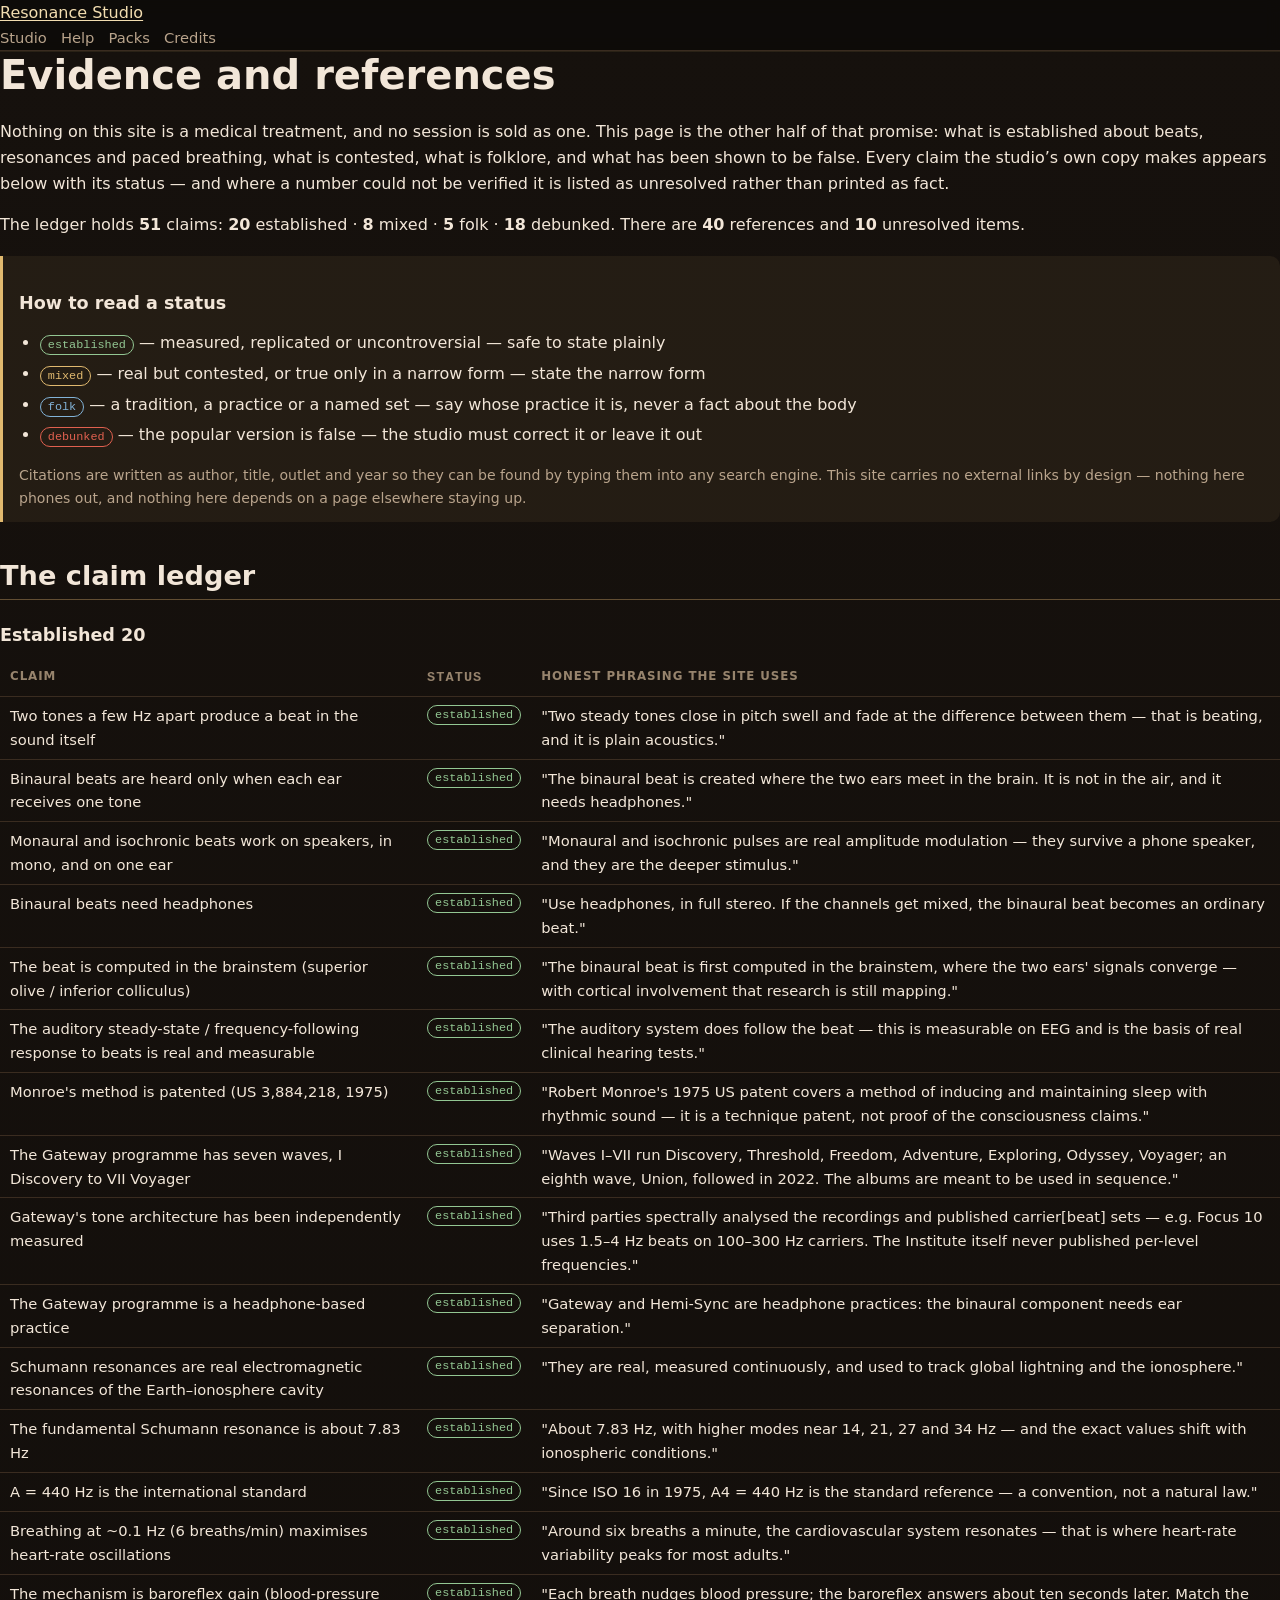
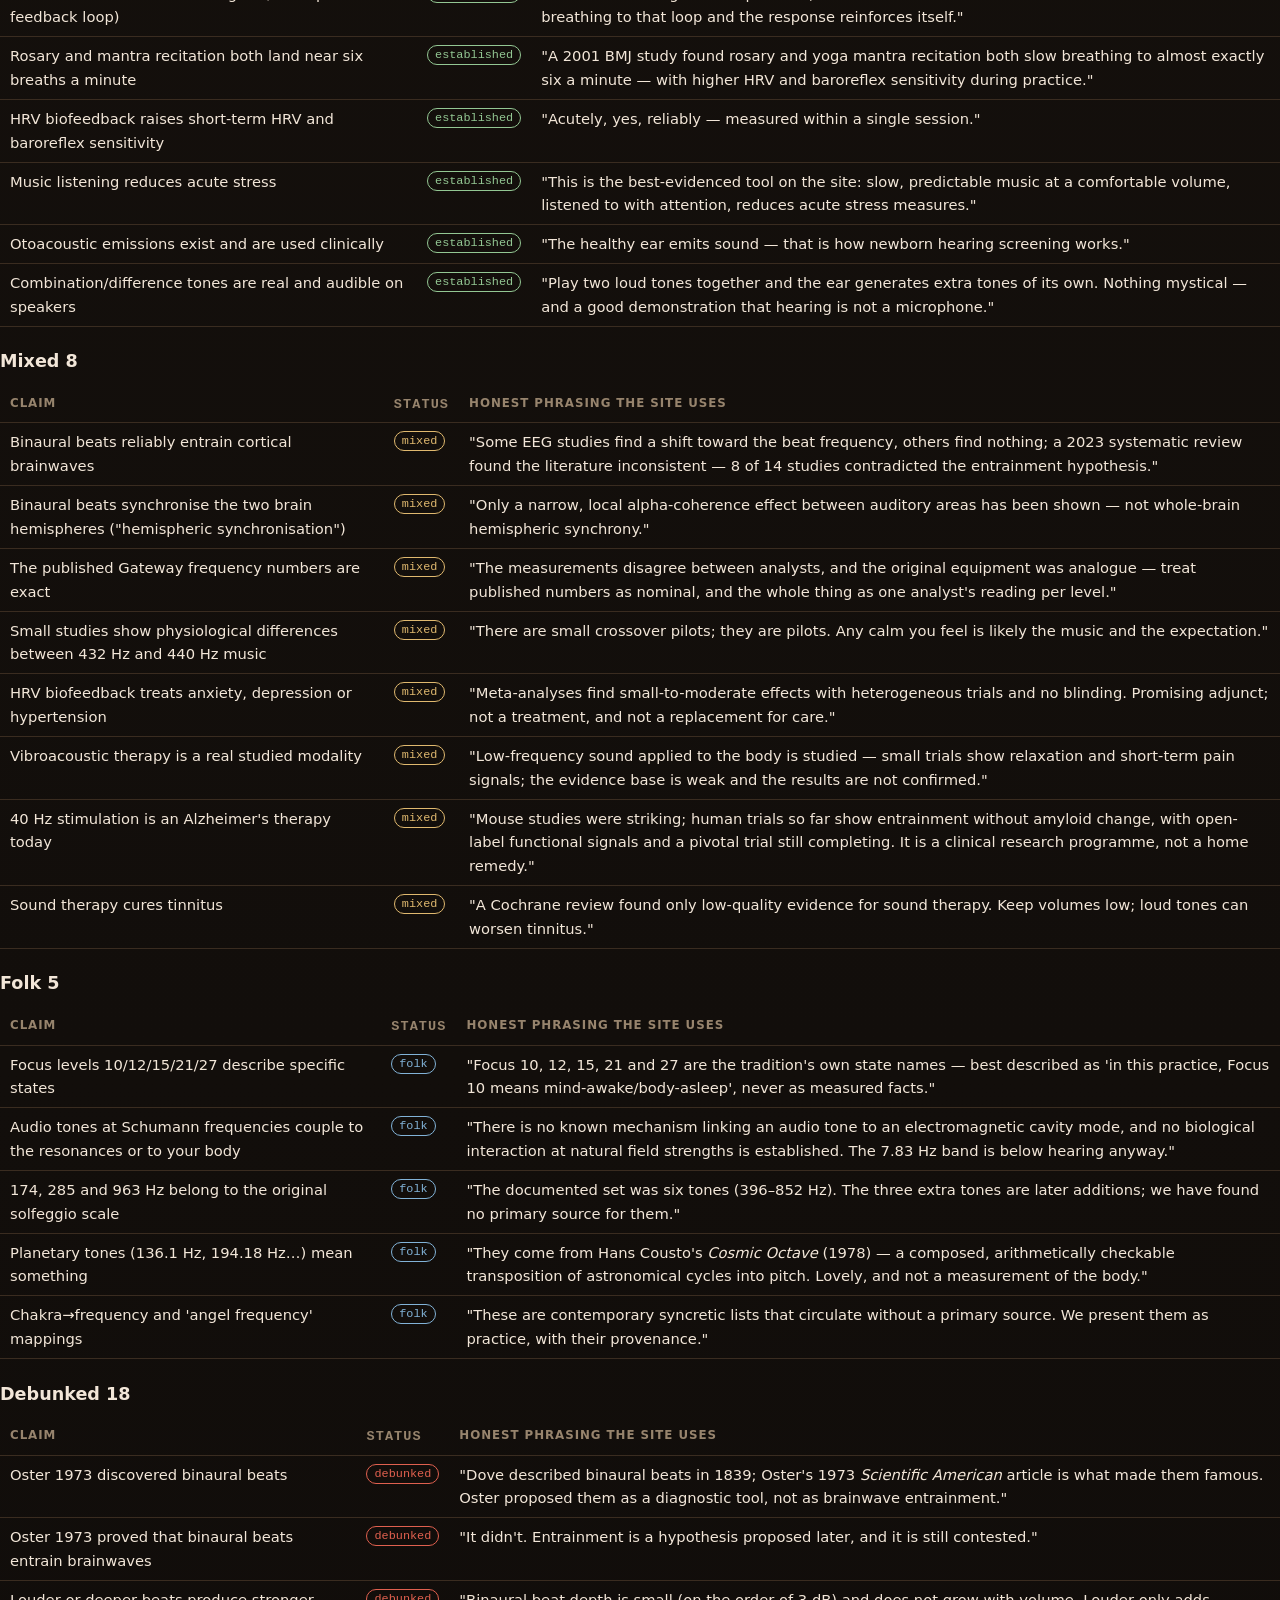
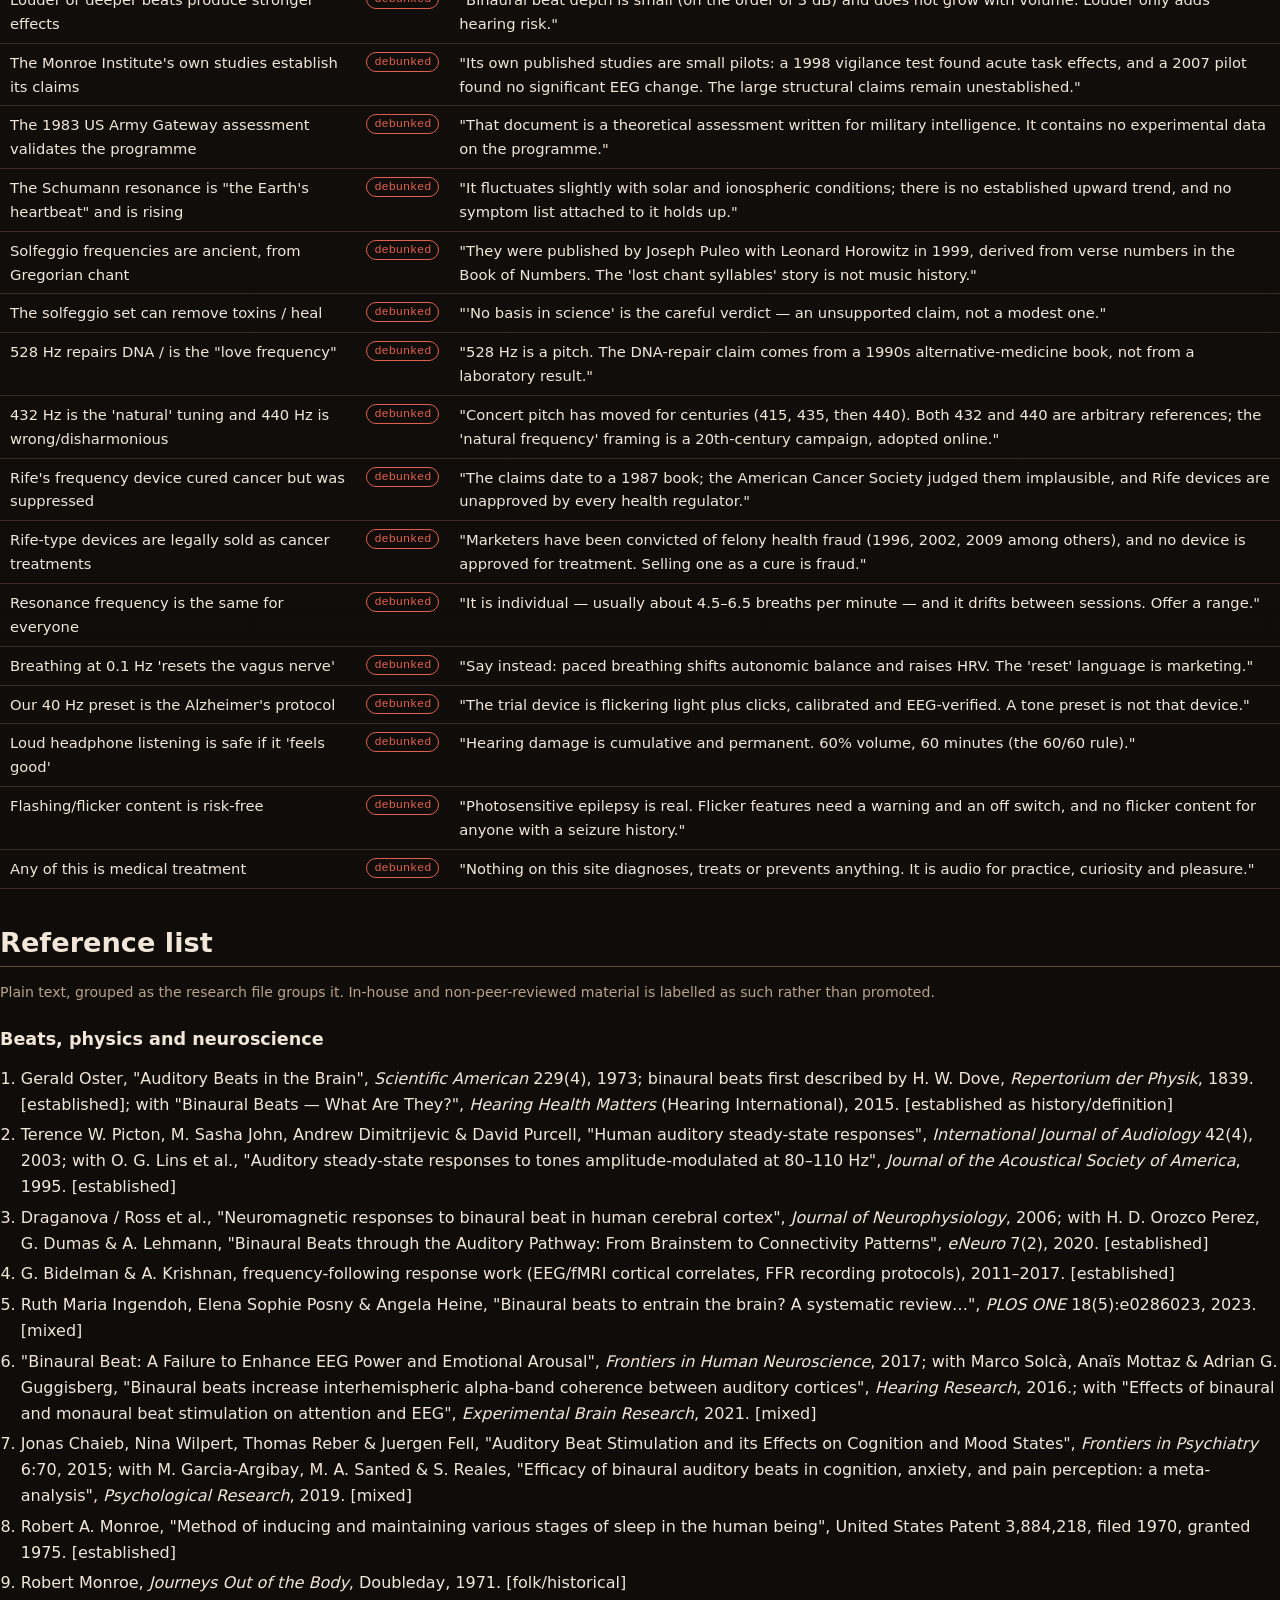
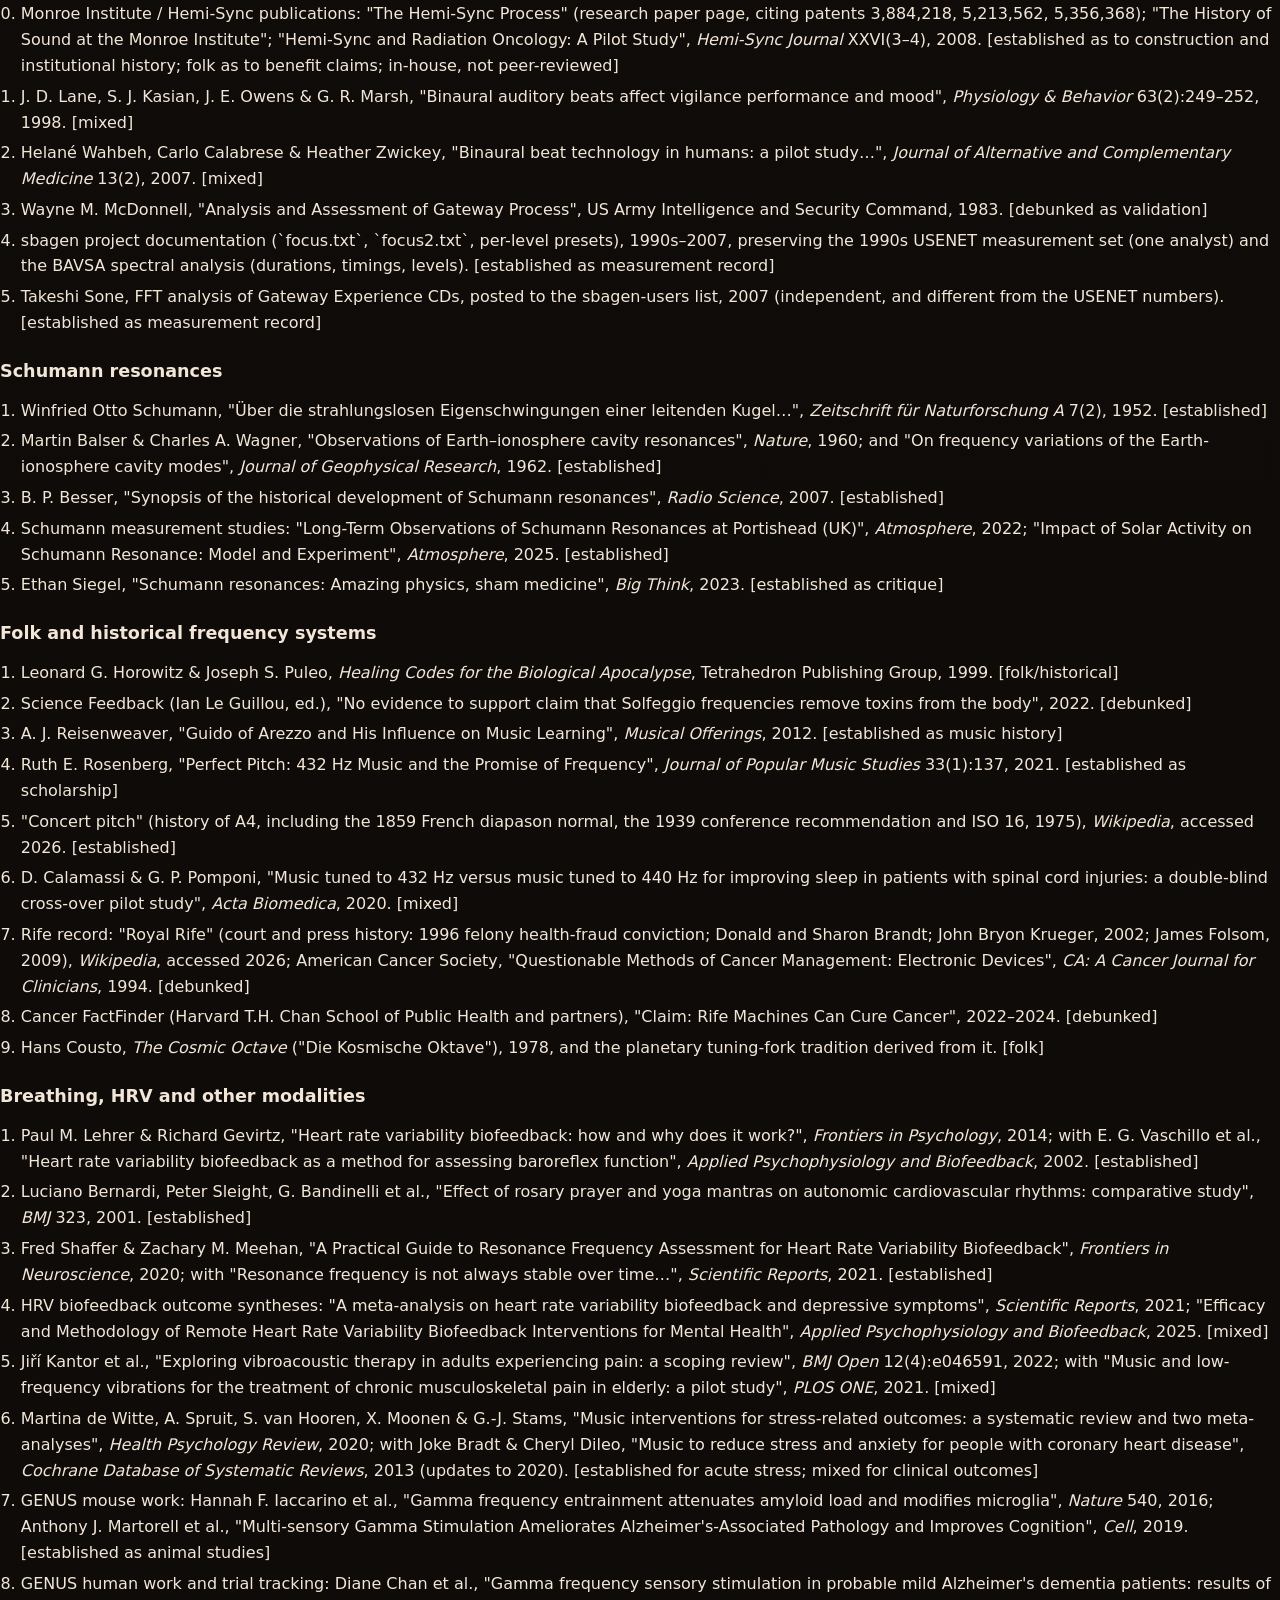
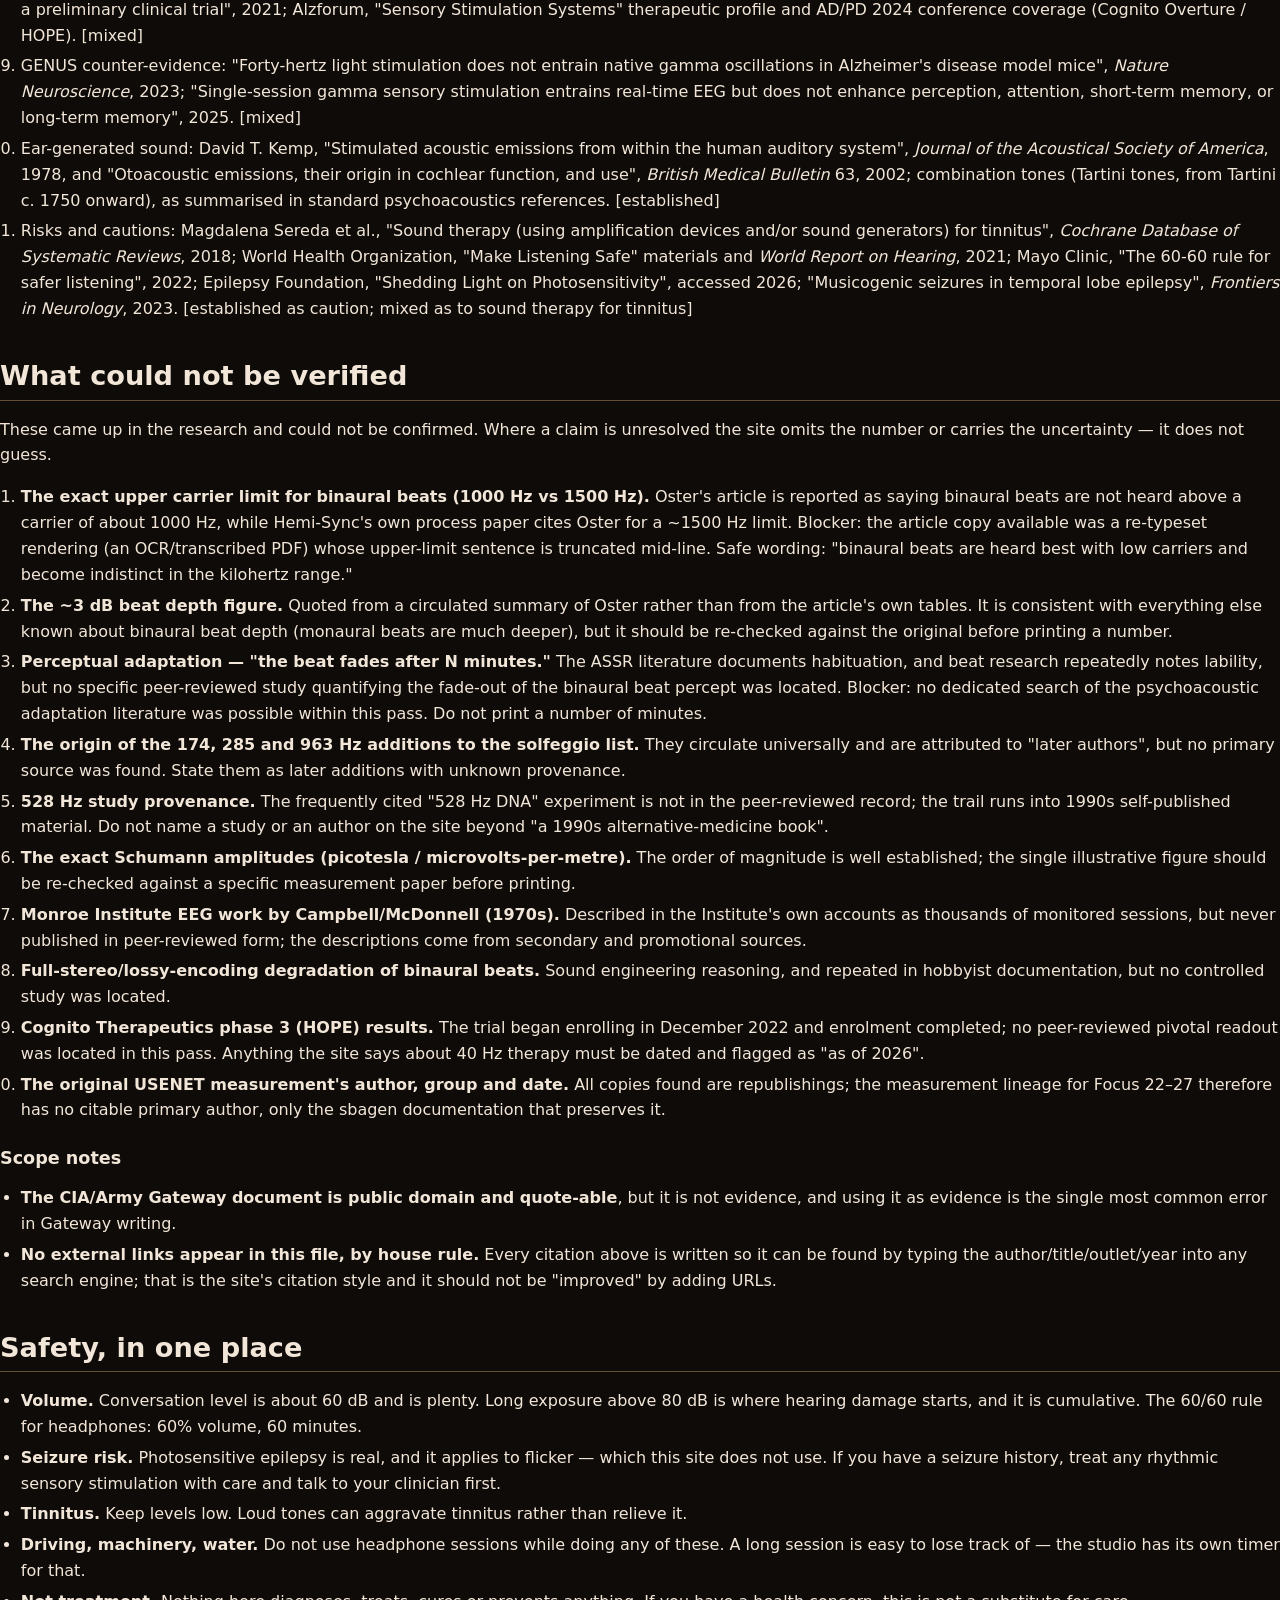
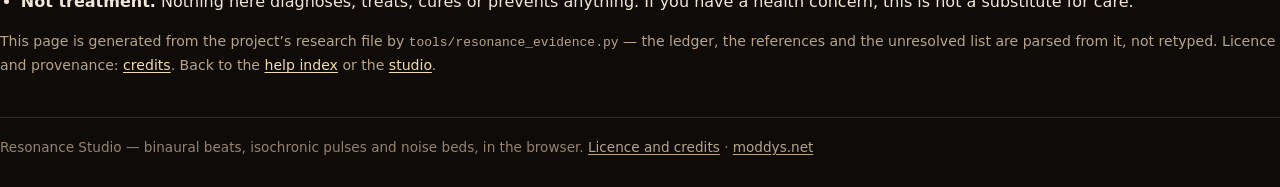
<file: site/help/evidence.html>
<!DOCTYPE html>
<html lang="en" data-skin="forge">
<head>
<meta charset="utf-8">
<meta name="viewport" content="width=device-width, initial-scale=1">
<title>Evidence and references &mdash; Resonance Studio</title>
<meta name="description" content="The claim ledger, the plain-text reference list and the unresolved items behind the Resonance Studio tone library.">
<link rel="canonical" href="https://moddys.net/resonance/help/evidence.html">
<link rel="stylesheet" href="../site.css?v=83y">
<link rel="icon" href="[data-uri]">
</head>
<body>
<header class="site"><div class="wrap">
  <a class="brand" href="../">Resonance Studio</a>
  <nav><a href="../app/">Studio</a><a href="./" class="on">Help</a><a href="../packs/">Packs</a><a href="../credits/">Credits</a></nav>
</div></header>

<main class="wrap prose">
<h1>Evidence and references</h1>

<p class="lede">Nothing on this site is a medical treatment, and no session is sold as one. This page is the
other half of that promise: what is established about beats, resonances and paced breathing, what is
contested, what is folklore, and what has been shown to be false. Every claim the studio&rsquo;s own copy
makes appears below with its status &mdash; and where a number could not be verified it is listed as
unresolved rather than printed as fact.</p>
<p>The ledger holds <b>51</b> claims: <b>20</b> established &middot; <b>8</b> mixed &middot; <b>5</b> folk &middot; <b>18</b> debunked. There are <b>40</b> references and <b>10</b> unresolved items.</p>
<div class="callout"><h3>How to read a status</h3><ul>
<li><span class="status established">established</span> &mdash; measured, replicated or uncontroversial &mdash; safe to state plainly</li>
<li><span class="status mixed">mixed</span> &mdash; real but contested, or true only in a narrow form &mdash; state the narrow form</li>
<li><span class="status folk">folk</span> &mdash; a tradition, a practice or a named set &mdash; say whose practice it is, never a fact about the body</li>
<li><span class="status debunked">debunked</span> &mdash; the popular version is false &mdash; the studio must correct it or leave it out</li>
</ul>
<p class="small">Citations are written as author, title, outlet and year so they can be found by typing them
into any search engine. This site carries no external links by design &mdash; nothing here phones out, and
nothing here depends on a page elsewhere staying up.</p></div>
<h2 id="ledger">The claim ledger</h2>
<h3 id="ledger-established">Established <span class="chip">20</span></h3>
<table><thead><tr><th>Claim</th><th class="num">Status</th><th>Honest phrasing the site uses</th></tr></thead><tbody>
<tr><td>Two tones a few Hz apart produce a beat in the sound itself</td><td class="num"><span class="status established">established</span></td><td>"Two steady tones close in pitch swell and fade at the difference between them — that is beating, and it is plain acoustics."</td></tr>
<tr><td>Binaural beats are heard only when each ear receives one tone</td><td class="num"><span class="status established">established</span></td><td>"The binaural beat is created where the two ears meet in the brain. It is not in the air, and it needs headphones."</td></tr>
<tr><td>Monaural and isochronic beats work on speakers, in mono, and on one ear</td><td class="num"><span class="status established">established</span></td><td>"Monaural and isochronic pulses are real amplitude modulation — they survive a phone speaker, and they are the deeper stimulus."</td></tr>
<tr><td>Binaural beats need headphones</td><td class="num"><span class="status established">established</span></td><td>"Use headphones, in full stereo. If the channels get mixed, the binaural beat becomes an ordinary beat."</td></tr>
<tr><td>The beat is computed in the brainstem (superior olive / inferior colliculus)</td><td class="num"><span class="status established">established</span></td><td>"The binaural beat is first computed in the brainstem, where the two ears' signals converge — with cortical involvement that research is still mapping."</td></tr>
<tr><td>The auditory steady-state / frequency-following response to beats is real and measurable</td><td class="num"><span class="status established">established</span></td><td>"The auditory system does follow the beat — this is measurable on EEG and is the basis of real clinical hearing tests."</td></tr>
<tr><td>Monroe's method is patented (US 3,884,218, 1975)</td><td class="num"><span class="status established">established</span></td><td>"Robert Monroe's 1975 US patent covers a method of inducing and maintaining sleep with rhythmic sound — it is a technique patent, not proof of the consciousness claims."</td></tr>
<tr><td>The Gateway programme has seven waves, I Discovery to VII Voyager</td><td class="num"><span class="status established">established</span></td><td>"Waves I–VII run Discovery, Threshold, Freedom, Adventure, Exploring, Odyssey, Voyager; an eighth wave, Union, followed in 2022. The albums are meant to be used in sequence."</td></tr>
<tr><td>Gateway's tone architecture has been independently measured</td><td class="num"><span class="status established">established</span></td><td>"Third parties spectrally analysed the recordings and published carrier[beat] sets — e.g. Focus 10 uses 1.5–4 Hz beats on 100–300 Hz carriers. The Institute itself never published per-level frequencies."</td></tr>
<tr><td>The Gateway programme is a headphone-based practice</td><td class="num"><span class="status established">established</span></td><td>"Gateway and Hemi-Sync are headphone practices: the binaural component needs ear separation."</td></tr>
<tr><td>Schumann resonances are real electromagnetic resonances of the Earth–ionosphere cavity</td><td class="num"><span class="status established">established</span></td><td>"They are real, measured continuously, and used to track global lightning and the ionosphere."</td></tr>
<tr><td>The fundamental Schumann resonance is about 7.83 Hz</td><td class="num"><span class="status established">established</span></td><td>"About 7.83 Hz, with higher modes near 14, 21, 27 and 34 Hz — and the exact values shift with ionospheric conditions."</td></tr>
<tr><td>A = 440 Hz is the international standard</td><td class="num"><span class="status established">established</span></td><td>"Since ISO 16 in 1975, A4 = 440 Hz is the standard reference — a convention, not a natural law."</td></tr>
<tr><td>Breathing at ~0.1 Hz (6 breaths/min) maximises heart-rate oscillations</td><td class="num"><span class="status established">established</span></td><td>"Around six breaths a minute, the cardiovascular system resonates — that is where heart-rate variability peaks for most adults."</td></tr>
<tr><td>The mechanism is baroreflex gain (blood-pressure feedback loop)</td><td class="num"><span class="status established">established</span></td><td>"Each breath nudges blood pressure; the baroreflex answers about ten seconds later. Match the breathing to that loop and the response reinforces itself."</td></tr>
<tr><td>Rosary and mantra recitation both land near six breaths a minute</td><td class="num"><span class="status established">established</span></td><td>"A 2001 BMJ study found rosary and yoga mantra recitation both slow breathing to almost exactly six a minute — with higher HRV and baroreflex sensitivity during practice."</td></tr>
<tr><td>HRV biofeedback raises short-term HRV and baroreflex sensitivity</td><td class="num"><span class="status established">established</span></td><td>"Acutely, yes, reliably — measured within a single session."</td></tr>
<tr><td>Music listening reduces acute stress</td><td class="num"><span class="status established">established</span></td><td>"This is the best-evidenced tool on the site: slow, predictable music at a comfortable volume, listened to with attention, reduces acute stress measures."</td></tr>
<tr><td>Otoacoustic emissions exist and are used clinically</td><td class="num"><span class="status established">established</span></td><td>"The healthy ear emits sound — that is how newborn hearing screening works."</td></tr>
<tr><td>Combination/difference tones are real and audible on speakers</td><td class="num"><span class="status established">established</span></td><td>"Play two loud tones together and the ear generates extra tones of its own. Nothing mystical — and a good demonstration that hearing is not a microphone."</td></tr>
</tbody></table>
<h3 id="ledger-mixed">Mixed <span class="chip">8</span></h3>
<table><thead><tr><th>Claim</th><th class="num">Status</th><th>Honest phrasing the site uses</th></tr></thead><tbody>
<tr><td>Binaural beats reliably entrain cortical brainwaves</td><td class="num"><span class="status mixed">mixed</span></td><td>"Some EEG studies find a shift toward the beat frequency, others find nothing; a 2023 systematic review found the literature inconsistent — 8 of 14 studies contradicted the entrainment hypothesis."</td></tr>
<tr><td>Binaural beats synchronise the two brain hemispheres ("hemispheric synchronisation")</td><td class="num"><span class="status mixed">mixed</span></td><td>"Only a narrow, local alpha-coherence effect between auditory areas has been shown — not whole-brain hemispheric synchrony."</td></tr>
<tr><td>The published Gateway frequency numbers are exact</td><td class="num"><span class="status mixed">mixed</span></td><td>"The measurements disagree between analysts, and the original equipment was analogue — treat published numbers as nominal, and the whole thing as one analyst's reading per level."</td></tr>
<tr><td>Small studies show physiological differences between 432 Hz and 440 Hz music</td><td class="num"><span class="status mixed">mixed</span></td><td>"There are small crossover pilots; they are pilots. Any calm you feel is likely the music and the expectation."</td></tr>
<tr><td>HRV biofeedback treats anxiety, depression or hypertension</td><td class="num"><span class="status mixed">mixed</span></td><td>"Meta-analyses find small-to-moderate effects with heterogeneous trials and no blinding. Promising adjunct; not a treatment, and not a replacement for care."</td></tr>
<tr><td>Vibroacoustic therapy is a real studied modality</td><td class="num"><span class="status mixed">mixed</span></td><td>"Low-frequency sound applied to the body is studied — small trials show relaxation and short-term pain signals; the evidence base is weak and the results are not confirmed."</td></tr>
<tr><td>40 Hz stimulation is an Alzheimer's therapy today</td><td class="num"><span class="status mixed">mixed</span></td><td>"Mouse studies were striking; human trials so far show entrainment without amyloid change, with open-label functional signals and a pivotal trial still completing. It is a clinical research programme, not a home remedy."</td></tr>
<tr><td>Sound therapy cures tinnitus</td><td class="num"><span class="status mixed">mixed</span></td><td>"A Cochrane review found only low-quality evidence for sound therapy. Keep volumes low; loud tones can worsen tinnitus."</td></tr>
</tbody></table>
<h3 id="ledger-folk">Folk <span class="chip">5</span></h3>
<table><thead><tr><th>Claim</th><th class="num">Status</th><th>Honest phrasing the site uses</th></tr></thead><tbody>
<tr><td>Focus levels 10/12/15/21/27 describe specific states</td><td class="num"><span class="status folk">folk</span></td><td>"Focus 10, 12, 15, 21 and 27 are the tradition's own state names — best described as 'in this practice, Focus 10 means mind-awake/body-asleep', never as measured facts."</td></tr>
<tr><td>Audio tones at Schumann frequencies couple to the resonances or to your body</td><td class="num"><span class="status folk">folk</span></td><td>"There is no known mechanism linking an audio tone to an electromagnetic cavity mode, and no biological interaction at natural field strengths is established. The 7.83 Hz band is below hearing anyway."</td></tr>
<tr><td>174, 285 and 963 Hz belong to the original solfeggio scale</td><td class="num"><span class="status folk">folk</span></td><td>"The documented set was six tones (396–852 Hz). The three extra tones are later additions; we have found no primary source for them."</td></tr>
<tr><td>Planetary tones (136.1 Hz, 194.18 Hz…) mean something</td><td class="num"><span class="status folk">folk</span></td><td>"They come from Hans Cousto's <em>Cosmic Octave</em> (1978) — a composed, arithmetically checkable transposition of astronomical cycles into pitch. Lovely, and not a measurement of the body."</td></tr>
<tr><td>Chakra→frequency and 'angel frequency' mappings</td><td class="num"><span class="status folk">folk</span></td><td>"These are contemporary syncretic lists that circulate without a primary source. We present them as practice, with their provenance."</td></tr>
</tbody></table>
<h3 id="ledger-debunked">Debunked <span class="chip">18</span></h3>
<table><thead><tr><th>Claim</th><th class="num">Status</th><th>Honest phrasing the site uses</th></tr></thead><tbody>
<tr><td>Oster 1973 discovered binaural beats</td><td class="num"><span class="status debunked">debunked</span></td><td>"Dove described binaural beats in 1839; Oster's 1973 <em>Scientific American</em> article is what made them famous. Oster proposed them as a diagnostic tool, not as brainwave entrainment."</td></tr>
<tr><td>Oster 1973 proved that binaural beats entrain brainwaves</td><td class="num"><span class="status debunked">debunked</span></td><td>"It didn't. Entrainment is a hypothesis proposed later, and it is still contested."</td></tr>
<tr><td>Louder or deeper beats produce stronger effects</td><td class="num"><span class="status debunked">debunked</span></td><td>"Binaural beat depth is small (on the order of 3 dB) and does not grow with volume. Louder only adds hearing risk."</td></tr>
<tr><td>The Monroe Institute's own studies establish its claims</td><td class="num"><span class="status debunked">debunked</span></td><td>"Its own published studies are small pilots: a 1998 vigilance test found acute task effects, and a 2007 pilot found no significant EEG change. The large structural claims remain unestablished."</td></tr>
<tr><td>The 1983 US Army Gateway assessment validates the programme</td><td class="num"><span class="status debunked">debunked</span></td><td>"That document is a theoretical assessment written for military intelligence. It contains no experimental data on the programme."</td></tr>
<tr><td>The Schumann resonance is "the Earth's heartbeat" and is rising</td><td class="num"><span class="status debunked">debunked</span></td><td>"It fluctuates slightly with solar and ionospheric conditions; there is no established upward trend, and no symptom list attached to it holds up."</td></tr>
<tr><td>Solfeggio frequencies are ancient, from Gregorian chant</td><td class="num"><span class="status debunked">debunked</span></td><td>"They were published by Joseph Puleo with Leonard Horowitz in 1999, derived from verse numbers in the Book of Numbers. The 'lost chant syllables' story is not music history."</td></tr>
<tr><td>The solfeggio set can remove toxins / heal</td><td class="num"><span class="status debunked">debunked</span></td><td>"'No basis in science' is the careful verdict — an unsupported claim, not a modest one."</td></tr>
<tr><td>528 Hz repairs DNA / is the "love frequency"</td><td class="num"><span class="status debunked">debunked</span></td><td>"528 Hz is a pitch. The DNA-repair claim comes from a 1990s alternative-medicine book, not from a laboratory result."</td></tr>
<tr><td>432 Hz is the 'natural' tuning and 440 Hz is wrong/disharmonious</td><td class="num"><span class="status debunked">debunked</span></td><td>"Concert pitch has moved for centuries (415, 435, then 440). Both 432 and 440 are arbitrary references; the 'natural frequency' framing is a 20th-century campaign, adopted online."</td></tr>
<tr><td>Rife's frequency device cured cancer but was suppressed</td><td class="num"><span class="status debunked">debunked</span></td><td>"The claims date to a 1987 book; the American Cancer Society judged them implausible, and Rife devices are unapproved by every health regulator."</td></tr>
<tr><td>Rife-type devices are legally sold as cancer treatments</td><td class="num"><span class="status debunked">debunked</span></td><td>"Marketers have been convicted of felony health fraud (1996, 2002, 2009 among others), and no device is approved for treatment. Selling one as a cure is fraud."</td></tr>
<tr><td>Resonance frequency is the same for everyone</td><td class="num"><span class="status debunked">debunked</span></td><td>"It is individual — usually about 4.5–6.5 breaths per minute — and it drifts between sessions. Offer a range."</td></tr>
<tr><td>Breathing at 0.1 Hz 'resets the vagus nerve'</td><td class="num"><span class="status debunked">debunked</span></td><td>"Say instead: paced breathing shifts autonomic balance and raises HRV. The 'reset' language is marketing."</td></tr>
<tr><td>Our 40 Hz preset is the Alzheimer's protocol</td><td class="num"><span class="status debunked">debunked</span></td><td>"The trial device is flickering light plus clicks, calibrated and EEG-verified. A tone preset is not that device."</td></tr>
<tr><td>Loud headphone listening is safe if it 'feels good'</td><td class="num"><span class="status debunked">debunked</span></td><td>"Hearing damage is cumulative and permanent. 60% volume, 60 minutes (the 60/60 rule)."</td></tr>
<tr><td>Flashing/flicker content is risk-free</td><td class="num"><span class="status debunked">debunked</span></td><td>"Photosensitive epilepsy is real. Flicker features need a warning and an off switch, and no flicker content for anyone with a seizure history."</td></tr>
<tr><td>Any of this is medical treatment</td><td class="num"><span class="status debunked">debunked</span></td><td>"Nothing on this site diagnoses, treats or prevents anything. It is audio for practice, curiosity and pleasure."</td></tr>
</tbody></table>
<h2 id="references">Reference list</h2>
<p class="small">Plain text, grouped as the research file groups it. In-house and non-peer-reviewed material is labelled as such rather than promoted.</p>
<h3>Beats, physics and neuroscience</h3>
<ol>
<li>Gerald Oster, "Auditory Beats in the Brain", <em>Scientific American</em> 229(4), 1973; binaural beats first described by H. W. Dove, <em>Repertorium der Physik</em>, 1839. [established]; with "Binaural Beats — What Are They?", <em>Hearing Health Matters</em> (Hearing International), 2015. [established as history/definition]</li>
<li>Terence W. Picton, M. Sasha John, Andrew Dimitrijevic &amp; David Purcell, "Human auditory steady-state responses", <em>International Journal of Audiology</em> 42(4), 2003; with O. G. Lins et al., "Auditory steady-state responses to tones amplitude-modulated at 80–110 Hz", <em>Journal of the Acoustical Society of America</em>, 1995. [established]</li>
<li>Draganova / Ross et al., "Neuromagnetic responses to binaural beat in human cerebral cortex", <em>Journal of Neurophysiology</em>, 2006; with H. D. Orozco Perez, G. Dumas &amp; A. Lehmann, "Binaural Beats through the Auditory Pathway: From Brainstem to Connectivity Patterns", <em>eNeuro</em> 7(2), 2020. [established]</li>
<li>G. Bidelman &amp; A. Krishnan, frequency-following response work (EEG/fMRI cortical correlates, FFR recording protocols), 2011–2017. [established]</li>
<li>Ruth Maria Ingendoh, Elena Sophie Posny &amp; Angela Heine, "Binaural beats to entrain the brain? A systematic review…", <em>PLOS ONE</em> 18(5):e0286023, 2023. [mixed]</li>
<li>"Binaural Beat: A Failure to Enhance EEG Power and Emotional Arousal", <em>Frontiers in Human Neuroscience</em>, 2017; with Marco Solcà, Anaïs Mottaz &amp; Adrian G. Guggisberg, "Binaural beats increase interhemispheric alpha-band coherence between auditory cortices", <em>Hearing Research</em>, 2016.; with "Effects of binaural and monaural beat stimulation on attention and EEG", <em>Experimental Brain Research</em>, 2021. [mixed]</li>
<li>Jonas Chaieb, Nina Wilpert, Thomas Reber &amp; Juergen Fell, "Auditory Beat Stimulation and its Effects on Cognition and Mood States", <em>Frontiers in Psychiatry</em> 6:70, 2015; with M. Garcia-Argibay, M. A. Santed &amp; S. Reales, "Efficacy of binaural auditory beats in cognition, anxiety, and pain perception: a meta-analysis", <em>Psychological Research</em>, 2019. [mixed]</li>
<li>Robert A. Monroe, "Method of inducing and maintaining various stages of sleep in the human being", United States Patent 3,884,218, filed 1970, granted 1975. [established]</li>
<li>Robert Monroe, <em>Journeys Out of the Body</em>, Doubleday, 1971. [folk/historical]</li>
<li>Monroe Institute / Hemi-Sync publications: "The Hemi-Sync Process" (research paper page, citing patents 3,884,218, 5,213,562, 5,356,368); "The History of Sound at the Monroe Institute"; "Hemi-Sync and Radiation Oncology: A Pilot Study", <em>Hemi-Sync Journal</em> XXVI(3–4), 2008. [established as to construction and institutional history; folk as to benefit claims; in-house, not peer-reviewed]</li>
<li>J. D. Lane, S. J. Kasian, J. E. Owens &amp; G. R. Marsh, "Binaural auditory beats affect vigilance performance and mood", <em>Physiology &amp; Behavior</em> 63(2):249–252, 1998. [mixed]</li>
<li>Helané Wahbeh, Carlo Calabrese &amp; Heather Zwickey, "Binaural beat technology in humans: a pilot study…", <em>Journal of Alternative and Complementary Medicine</em> 13(2), 2007. [mixed]</li>
<li>Wayne M. McDonnell, "Analysis and Assessment of Gateway Process", US Army Intelligence and Security Command, 1983. [debunked as validation]</li>
<li>sbagen project documentation (`focus.txt`, `focus2.txt`, per-level presets), 1990s–2007, preserving the 1990s USENET measurement set (one analyst) and the BAVSA spectral analysis (durations, timings, levels). [established as measurement record]</li>
<li>Takeshi Sone, FFT analysis of Gateway Experience CDs, posted to the sbagen-users list, 2007 (independent, and different from the USENET numbers). [established as measurement record]</li>
</ol>
<h3>Schumann resonances</h3>
<ol>
<li>Winfried Otto Schumann, "Über die strahlungslosen Eigenschwingungen einer leitenden Kugel…", <em>Zeitschrift für Naturforschung A</em> 7(2), 1952. [established]</li>
<li>Martin Balser &amp; Charles A. Wagner, "Observations of Earth–ionosphere cavity resonances", <em>Nature</em>, 1960; and "On frequency variations of the Earth-ionosphere cavity modes", <em>Journal of Geophysical Research</em>, 1962. [established]</li>
<li>B. P. Besser, "Synopsis of the historical development of Schumann resonances", <em>Radio Science</em>, 2007. [established]</li>
<li>Schumann measurement studies: "Long-Term Observations of Schumann Resonances at Portishead (UK)", <em>Atmosphere</em>, 2022; "Impact of Solar Activity on Schumann Resonance: Model and Experiment", <em>Atmosphere</em>, 2025. [established]</li>
<li>Ethan Siegel, "Schumann resonances: Amazing physics, sham medicine", <em>Big Think</em>, 2023. [established as critique]</li>
</ol>
<h3>Folk and historical frequency systems</h3>
<ol>
<li>Leonard G. Horowitz &amp; Joseph S. Puleo, <em>Healing Codes for the Biological Apocalypse</em>, Tetrahedron Publishing Group, 1999. [folk/historical]</li>
<li>Science Feedback (Ian Le Guillou, ed.), "No evidence to support claim that Solfeggio frequencies remove toxins from the body", 2022. [debunked]</li>
<li>A. J. Reisenweaver, "Guido of Arezzo and His Influence on Music Learning", <em>Musical Offerings</em>, 2012. [established as music history]</li>
<li>Ruth E. Rosenberg, "Perfect Pitch: 432 Hz Music and the Promise of Frequency", <em>Journal of Popular Music Studies</em> 33(1):137, 2021. [established as scholarship]</li>
<li>"Concert pitch" (history of A4, including the 1859 French diapason normal, the 1939 conference recommendation and ISO 16, 1975), <em>Wikipedia</em>, accessed 2026. [established]</li>
<li>D. Calamassi &amp; G. P. Pomponi, "Music tuned to 432 Hz versus music tuned to 440 Hz for improving sleep in patients with spinal cord injuries: a double-blind cross-over pilot study", <em>Acta Biomedica</em>, 2020. [mixed]</li>
<li>Rife record: "Royal Rife" (court and press history: 1996 felony health-fraud conviction; Donald and Sharon Brandt; John Bryon Krueger, 2002; James Folsom, 2009), <em>Wikipedia</em>, accessed 2026; American Cancer Society, "Questionable Methods of Cancer Management: Electronic Devices", <em>CA: A Cancer Journal for Clinicians</em>, 1994. [debunked]</li>
<li>Cancer FactFinder (Harvard T.H. Chan School of Public Health and partners), "Claim: Rife Machines Can Cure Cancer", 2022–2024. [debunked]</li>
<li>Hans Cousto, <em>The Cosmic Octave</em> ("Die Kosmische Oktave"), 1978, and the planetary tuning-fork tradition derived from it. [folk]</li>
</ol>
<h3>Breathing, HRV and other modalities</h3>
<ol>
<li>Paul M. Lehrer &amp; Richard Gevirtz, "Heart rate variability biofeedback: how and why does it work?", <em>Frontiers in Psychology</em>, 2014; with E. G. Vaschillo et al., "Heart rate variability biofeedback as a method for assessing baroreflex function", <em>Applied Psychophysiology and Biofeedback</em>, 2002. [established]</li>
<li>Luciano Bernardi, Peter Sleight, G. Bandinelli et al., "Effect of rosary prayer and yoga mantras on autonomic cardiovascular rhythms: comparative study", <em>BMJ</em> 323, 2001. [established]</li>
<li>Fred Shaffer &amp; Zachary M. Meehan, "A Practical Guide to Resonance Frequency Assessment for Heart Rate Variability Biofeedback", <em>Frontiers in Neuroscience</em>, 2020; with "Resonance frequency is not always stable over time…", <em>Scientific Reports</em>, 2021. [established]</li>
<li>HRV biofeedback outcome syntheses: "A meta-analysis on heart rate variability biofeedback and depressive symptoms", <em>Scientific Reports</em>, 2021; "Efficacy and Methodology of Remote Heart Rate Variability Biofeedback Interventions for Mental Health", <em>Applied Psychophysiology and Biofeedback</em>, 2025. [mixed]</li>
<li>Jiří Kantor et al., "Exploring vibroacoustic therapy in adults experiencing pain: a scoping review", <em>BMJ Open</em> 12(4):e046591, 2022; with "Music and low-frequency vibrations for the treatment of chronic musculoskeletal pain in elderly: a pilot study", <em>PLOS ONE</em>, 2021. [mixed]</li>
<li>Martina de Witte, A. Spruit, S. van Hooren, X. Moonen &amp; G.-J. Stams, "Music interventions for stress-related outcomes: a systematic review and two meta-analyses", <em>Health Psychology Review</em>, 2020; with Joke Bradt &amp; Cheryl Dileo, "Music to reduce stress and anxiety for people with coronary heart disease", <em>Cochrane Database of Systematic Reviews</em>, 2013 (updates to 2020). [established for acute stress; mixed for clinical outcomes]</li>
<li>GENUS mouse work: Hannah F. Iaccarino et al., "Gamma frequency entrainment attenuates amyloid load and modifies microglia", <em>Nature</em> 540, 2016; Anthony J. Martorell et al., "Multi-sensory Gamma Stimulation Ameliorates Alzheimer's-Associated Pathology and Improves Cognition", <em>Cell</em>, 2019. [established as animal studies]</li>
<li>GENUS human work and trial tracking: Diane Chan et al., "Gamma frequency sensory stimulation in probable mild Alzheimer's dementia patients: results of a preliminary clinical trial", 2021; Alzforum, "Sensory Stimulation Systems" therapeutic profile and AD/PD 2024 conference coverage (Cognito Overture / HOPE). [mixed]</li>
<li>GENUS counter-evidence: "Forty-hertz light stimulation does not entrain native gamma oscillations in Alzheimer's disease model mice", <em>Nature Neuroscience</em>, 2023; "Single-session gamma sensory stimulation entrains real-time EEG but does not enhance perception, attention, short-term memory, or long-term memory", 2025. [mixed]</li>
<li>Ear-generated sound: David T. Kemp, "Stimulated acoustic emissions from within the human auditory system", <em>Journal of the Acoustical Society of America</em>, 1978, and "Otoacoustic emissions, their origin in cochlear function, and use", <em>British Medical Bulletin</em> 63, 2002; combination tones (Tartini tones, from Tartini c. 1750 onward), as summarised in standard psychoacoustics references. [established]</li>
<li>Risks and cautions: Magdalena Sereda et al., "Sound therapy (using amplification devices and/or sound generators) for tinnitus", <em>Cochrane Database of Systematic Reviews</em>, 2018; World Health Organization, "Make Listening Safe" materials and <em>World Report on Hearing</em>, 2021; Mayo Clinic, "The 60-60 rule for safer listening", 2022; Epilepsy Foundation, "Shedding Light on Photosensitivity", accessed 2026; "Musicogenic seizures in temporal lobe epilepsy", <em>Frontiers in Neurology</em>, 2023. [established as caution; mixed as to sound therapy for tinnitus]</li>
</ol>
<h2 id="unresolved">What could not be verified</h2>
<p>These came up in the research and could not be confirmed. Where a claim is unresolved the site omits the number or carries the uncertainty &mdash; it does not guess.</p><ol>
<li><strong>The exact upper carrier limit for binaural beats (1000 Hz vs 1500 Hz).</strong> Oster's article is reported as saying binaural beats are not heard above a carrier of about 1000 Hz, while Hemi-Sync's own process paper cites Oster for a ~1500 Hz limit. Blocker: the article copy available was a re-typeset rendering (an OCR/transcribed PDF) whose upper-limit sentence is truncated mid-line. Safe wording: "binaural beats are heard best with low carriers and become indistinct in the kilohertz range."</li>
<li><strong>The ~3 dB beat depth figure.</strong> Quoted from a circulated summary of Oster rather than from the article's own tables. It is consistent with everything else known about binaural beat depth (monaural beats are much deeper), but it should be re-checked against the original before printing a number.</li>
<li><strong>Perceptual adaptation — "the beat fades after N minutes."</strong> The ASSR literature documents habituation, and beat research repeatedly notes lability, but no specific peer-reviewed study quantifying the fade-out of the binaural beat percept was located. Blocker: no dedicated search of the psychoacoustic adaptation literature was possible within this pass. Do not print a number of minutes.</li>
<li><strong>The origin of the 174, 285 and 963 Hz additions to the solfeggio list.</strong> They circulate universally and are attributed to "later authors", but no primary source was found. State them as later additions with unknown provenance.</li>
<li><strong>528 Hz study provenance.</strong> The frequently cited "528 Hz DNA" experiment is not in the peer-reviewed record; the trail runs into 1990s self-published material. Do not name a study or an author on the site beyond "a 1990s alternative-medicine book".</li>
<li><strong>The exact Schumann amplitudes (picotesla / microvolts-per-metre).</strong> The order of magnitude is well established; the single illustrative figure should be re-checked against a specific measurement paper before printing.</li>
<li><strong>Monroe Institute EEG work by Campbell/McDonnell (1970s).</strong> Described in the Institute's own accounts as thousands of monitored sessions, but never published in peer-reviewed form; the descriptions come from secondary and promotional sources.</li>
<li><strong>Full-stereo/lossy-encoding degradation of binaural beats.</strong> Sound engineering reasoning, and repeated in hobbyist documentation, but no controlled study was located.</li>
<li><strong>Cognito Therapeutics phase 3 (HOPE) results.</strong> The trial began enrolling in December 2022 and enrolment completed; no peer-reviewed pivotal readout was located in this pass. Anything the site says about 40 Hz therapy must be dated and flagged as "as of 2026".</li>
<li><strong>The original USENET measurement's author, group and date.</strong> All copies found are republishings; the measurement lineage for Focus 22–27 therefore has no citable primary author, only the sbagen documentation that preserves it.</li>
</ol>
<h3>Scope notes</h3><ul>
<li><strong>The CIA/Army Gateway document is public domain and quote-able</strong>, but it is not evidence, and using it as evidence is the single most common error in Gateway writing.</li>
<li><strong>No external links appear in this file, by house rule.</strong> Every citation above is written so it can be found by typing the author/title/outlet/year into any search engine; that is the site's citation style and it should not be "improved" by adding URLs.</li>
</ul>
<h2 id="safety">Safety, in one place</h2>
<ul>
  <li><b>Volume.</b> Conversation level is about 60&nbsp;dB and is plenty. Long exposure above 80&nbsp;dB is
    where hearing damage starts, and it is cumulative. The 60/60 rule for headphones: 60% volume, 60 minutes.</li>
  <li><b>Seizure risk.</b> Photosensitive epilepsy is real, and it applies to flicker &mdash; which this site
    does not use. If you have a seizure history, treat any rhythmic sensory stimulation with care and talk to
    your clinician first.</li>
  <li><b>Tinnitus.</b> Keep levels low. Loud tones can aggravate tinnitus rather than relieve it.</li>
  <li><b>Driving, machinery, water.</b> Do not use headphone sessions while doing any of these. A long session
    is easy to lose track of &mdash; the studio has its own timer for that.</li>
  <li><b>Not treatment.</b> Nothing here diagnoses, treats, cures or prevents anything. If you have a health
    concern, this is not a substitute for care.</li>
</ul>

<p class="small">This page is generated from the project&rsquo;s research file by
<code>tools/resonance_evidence.py</code> &mdash; the ledger, the references and the unresolved list are parsed
from it, not retyped. Licence and provenance: <a href="../credits/">credits</a>. Back to the
<a href="./">help index</a> or the <a href="../app/">studio</a>.</p>
</main>

<footer class="site"><div class="wrap">
  <span>Resonance Studio &mdash; binaural beats, isochronic pulses and noise beds, in the browser.</span>
  <span><a href="../credits/">Licence and credits</a> &middot; <a href="https://moddys.net/">moddys.net</a></span>
</div></footer>
</body>
</html>
</file>
<file: site/site.css>
/* Resonance Studio — site stylesheet (shared by the landing, help, packs and
 * credits pages; the app page adds studio.css on top of this).
 * Licensed GPL-2.0-or-later (see app/NOTICE.txt).
 */

:root {
  --bg: #0e0b09; --bg2: #16110d; --panel: #1b1510; --panel2: #241c15;
  --line: #3a2c20; --line2: #5a452c;
  --ink: #f2e6d8; --ink-dim: #b9a48c; --ink-faint: #97846d;
  --acc: #e0b96f; --acc2: #f2ddb0; --acc-ink: #2a1a08;   /* champagne gold */
  --good: #93c793; --bad: #e0604f; --info: #82b3d8;
  --radius: 12px; --shadow: 0 12px 34px rgba(0,0,0,.5);
  --mono: ui-monospace, "Cascadia Mono", "JetBrains Mono", Consolas, monospace;
  --sans: system-ui, -apple-system, "Segoe UI", Roboto, sans-serif;
  --maxw: 1100px;
}
html[data-skin="nocturne"] {
  --bg: #070b12; --bg2: #0c121c; --panel: #101a26; --panel2: #16232f;
  --line: #1e3345; --line2: #2b4a63;
  --ink: #dceaf5; --ink-dim: #93aec2; --ink-faint: #6a8697;
  --acc: #45d6ff; --acc2: #b6ecff; --acc-ink: #04222b;
}
html[data-skin="paper"] {
  --bg: #f6f2ea; --bg2: #efe8dc; --panel: #fffdf8; --panel2: #f3ece0;
  --line: #d9cdb9; --line2: #b9a98f;
  --ink: #2b2419; --ink-dim: #5f5342; --ink-faint: #726450;
  --acc: #a4570c; --acc2: #8a4a0b; --acc-ink: #fff8ef;
  --shadow: 0 8px 22px rgba(90,70,40,.16);
}
* { box-sizing: border-box; }
html { scroll-behavior: smooth; }
body {
  margin: 0; background: linear-gradient(180deg, var(--bg2), var(--bg) 65%);
  color: var(--ink); font: 16px/1.62 var(--sans); min-height: 100vh; -webkit-font-smoothing: antialiased;
}
a { color: var(--acc2); text-underline-offset: 2px; }
a:hover { color: var(--acc); }
h1, h2, h3, h4 { line-height: 1.2; margin: 1.4em 0 .5em; }
h1 { font-size: clamp(1.7rem, 3.4vw, 2.5rem); margin-top: 0; }
h2 { font-size: clamp(1.25rem, 2.2vw, 1.7rem); padding-bottom: .25em; border-bottom: 1px solid var(--line); }
h3 { font-size: 1.1rem; }
code, kbd, .num { font-family: var(--mono); font-size: .92em; }
kbd { background: var(--panel2); border: 1px solid var(--line2); border-bottom-width: 2px; border-radius: 5px; padding: 1px 6px; font-size: .82em; }
.shell { max-width: var(--maxw); margin: 0 auto; padding: 0 20px 70px; }
.wide { max-width: 1400px; }

header.site {
  border-bottom: 1px solid var(--line);
  background: color-mix(in srgb, var(--bg) 92%, transparent);
  backdrop-filter: blur(8px); position: sticky; top: 0; z-index: 20;
}
header.site .bar { max-width: var(--maxw); margin: 0 auto; padding: 12px 20px; display: flex; align-items: center; gap: 16px; }
header.site.wide .bar { max-width: 1400px; }
header.site .mark { font-weight: 800; letter-spacing: .06em; text-transform: uppercase; color: var(--acc); text-decoration: none; }
header.site .sub { color: var(--ink-faint); font-size: .74rem; letter-spacing: .14em; text-transform: uppercase; }
header.site nav { margin-left: auto; display: flex; gap: 14px; flex-wrap: wrap; }
header.site nav a { color: var(--ink-dim); text-decoration: none; font-size: .92rem; }
header.site nav a:hover, header.site nav a[aria-current="page"] { color: var(--acc); }

footer.site {
  border-top: 1px solid var(--line); margin-top: 40px; padding: 18px 0 30px;
  color: var(--ink-faint); font-size: .85rem;
}
footer.site .shell { padding-bottom: 0; }
footer.site a { color: var(--ink-dim); }

/* hero */
.hero { padding: 46px 0 10px; }
.hero .lede { font-size: 1.12rem; color: var(--ink-dim); max-width: 62ch; }
.hero .cta { display: flex; gap: 12px; flex-wrap: wrap; margin: 22px 0 8px; }
.btn {
  display: inline-block; padding: 11px 20px; border-radius: 10px; text-decoration: none;
  background: var(--acc); color: var(--acc-ink); font-weight: 700; border: 1px solid transparent;
}
.btn:hover { background: var(--acc2); color: var(--acc-ink); }
.btn.ghost { background: transparent; color: var(--ink); border-color: var(--line2); font-weight: 600; }
.btn.ghost:hover { border-color: var(--acc); color: var(--acc); }
.kicker { letter-spacing: .16em; text-transform: uppercase; font-size: .74rem; color: var(--acc); margin-bottom: 10px; }

/* cards / grids */
.grid { display: grid; gap: 16px; }
.g2 { grid-template-columns: repeat(auto-fit, minmax(280px, 1fr)); }
.g3 { grid-template-columns: repeat(auto-fit, minmax(240px, 1fr)); }
.card {
  background: linear-gradient(180deg, var(--panel2), var(--panel));
  border: 1px solid var(--line); border-radius: var(--radius); padding: 18px; box-shadow: var(--shadow);
}
.card h3 { margin-top: 0; }
.card p:last-child { margin-bottom: 0; }
.card .tag { font-family: var(--mono); font-size: .74rem; color: var(--ink-faint); letter-spacing: .08em; text-transform: uppercase; }

/* the landing page's screenshot gallery */
.shots { display: grid; gap: 16px; grid-template-columns: repeat(auto-fit, minmax(min(400px, 100%), 1fr)); margin-top: 18px; }
.shots figure { margin: 0; padding: 0; overflow: hidden; }
.shots img { display: block; width: 100%; height: auto; border-bottom: 1px solid var(--line); }
.shots figcaption { padding: 10px 14px 12px; font-size: .88rem; color: var(--ink-dim); }

.callout {
  border-left: 3px solid var(--acc); background: color-mix(in srgb, var(--acc) 7%, transparent);
  padding: 12px 16px; border-radius: 0 10px 10px 0; margin: 18px 0;
}
.callout.warn { border-color: var(--bad); background: color-mix(in srgb, var(--bad) 7%, transparent); }
.callout.good { border-color: var(--good); background: color-mix(in srgb, var(--good) 7%, transparent); }
.callout p:last-child { margin-bottom: 0; }

table { border-collapse: collapse; width: 100%; margin: 14px 0; font-size: .92rem; }
th, td { text-align: left; padding: 7px 10px; border-bottom: 1px solid var(--line); vertical-align: top; }
th { color: var(--ink-faint); font-size: .74rem; letter-spacing: .08em; text-transform: uppercase; }
tbody tr:hover { background: color-mix(in srgb, var(--acc) 6%, transparent); }
td.num, th.num { font-family: var(--mono); white-space: nowrap; }
.status { font-family: var(--mono); font-size: .74rem; padding: 2px 7px; border-radius: 999px; border: 1px solid var(--line2); white-space: nowrap; }
.status.established { color: var(--good); border-color: var(--good); }
.status.mixed { color: var(--acc); border-color: var(--acc); }
.status.tradition, .status.folk { color: var(--info); border-color: var(--info); }
.status.debunked { color: var(--bad); border-color: var(--bad); }
.status.physics { color: var(--info); border-color: var(--info); }
.status.practice { color: var(--ink-dim); }
.status.source { color: var(--acc2); border-color: var(--acc2); }

ul, ol { padding-left: 1.3em; }
li { margin: .3em 0; }
hr { border: none; border-top: 1px solid var(--line); margin: 26px 0; }
.small { font-size: .88rem; color: var(--ink-dim); }
.mono { font-family: var(--mono); }
.center { text-align: center; }
.toc { columns: 2; column-gap: 30px; }
@media (max-width: 640px) { .toc { columns: 1; } }
.toc a { text-decoration: none; }
script, .sr { position: absolute; width: 1px; height: 1px; overflow: hidden; clip: rect(0 0 0 0); }


/* -------------------------------------------------------- Marantz gold tinge
 * The same champagne language as the studio page (see app/studio.css): the
 * wordmark becomes an engraved serif print, panels catch a top light, and the
 * whole sub-site keeps its warm charcoal but reads in old-gold. Colors come
 * from the tokens above; nothing structural changes. */
:root { --gold: #e0b96f; --gold2: #f2ddb0; --gold-deep: #96723a; --gold-hi: #f8f4e9; }
body {
  background:
    radial-gradient(1100px 460px at 50% -8%, rgba(224, 185, 111, .07), transparent 62%),
    linear-gradient(180deg, var(--bg2), var(--bg) 65%);
}
header.site .mark {
  font: italic 600 1.16rem "Palatino Linotype", Palatino, Georgia, serif;
  letter-spacing: .015em; text-transform: none;
  background: linear-gradient(180deg, #f6e7c4 8%, #d9b66f 55%, #ab8742 100%);
  -webkit-background-clip: text; background-clip: text; color: transparent;
}
header.site { box-shadow: 0 1px 0 rgba(224, 185, 111, .10); }
.card { box-shadow: var(--shadow), inset 0 1px 0 rgba(248, 244, 233, .05); }
h2 { border-bottom-color: color-mix(in srgb, var(--gold) 24%, var(--line)); }
.btn { box-shadow: inset 0 1px 0 rgba(255, 255, 255, .28), 0 2px 7px rgba(0, 0, 0, .35); }
.btn.ghost { box-shadow: none; }
kbd { color: var(--ink); }
</file>
<file: site/app/studio.css>
/* Gnaural Web — Resonance Studio: layout and skins.
 * Licensed GPL-2.0-or-later (see NOTICE.txt).
 * Three skins: forge (default, warm), nocturne (cool), paper (light).
 * Everything is driven by CSS custom properties on <html data-skin="...">.
 */

:root {
  --bg: #0e0b09; --bg2: #16110d; --panel: #1b1510; --panel2: #241c15;
  --line: #3a2c20; --line2: #5a452c;
  --ink: #f2e6d8; --ink-dim: #b9a48c; --ink-faint: #97846d;
  --acc: #e0b96f; --acc2: #f2ddb0; --acc-ink: #2a1a08;   /* champagne gold */
  --good: #93c793; --bad: #e0604f; --info: #82b3d8;
  --radius: 10px; --shadow: 0 10px 30px rgba(0,0,0,.45);
  --mono: ui-monospace, "Cascadia Mono", "JetBrains Mono", Consolas, monospace;
  --sans: system-ui, -apple-system, "Segoe UI", Roboto, sans-serif;
}
html[data-skin="nocturne"] {
  --bg: #070b12; --bg2: #0c121c; --panel: #101a26; --panel2: #16232f;
  --line: #1e3345; --line2: #2b4a63;
  --ink: #dceaf5; --ink-dim: #93aec2; --ink-faint: #64808f;
  --acc: #45d6ff; --acc2: #b6ecff; --acc-ink: #04222b;
  --good: #7fd0c0; --bad: #e0604f; --info: #82b3d8;
}
html[data-skin="paper"] {
  --bg: #f6f2ea; --bg2: #efe8dc; --panel: #fffdf8; --panel2: #f3ece0;
  --line: #d9cdb9; --line2: #b9a98f;
  --ink: #2b2419; --ink-dim: #5f5342; --ink-faint: #726450;
  --acc: #a4570c; --acc2: #8a4a0b; --acc-ink: #fff8ef;
  --good: #3f7a3f; --bad: #a8341f; --info: #2f6187;
  --shadow: 0 8px 22px rgba(90,70,40,.16);
}

* { box-sizing: border-box; }
html, body { margin: 0; padding: 0; }
body {
  background:
    radial-gradient(1200px 600px at 15% -10%, color-mix(in srgb, var(--acc) 12%, transparent), transparent 60%),
    linear-gradient(180deg, var(--bg2), var(--bg) 60%);
  color: var(--ink); font: 15px/1.55 var(--sans);
  min-height: 100vh; -webkit-font-smoothing: antialiased;
}
a { color: var(--acc2); text-decoration-thickness: 1px; text-underline-offset: 2px; }
a:hover { color: var(--acc); }
h1, h2, h3 { line-height: 1.2; margin: 0 0 .4em; }
h1 { font-size: 1.6rem; letter-spacing: .02em; }
h2 { font-size: 1.15rem; }
h3 { font-size: 1rem; color: var(--ink-dim); text-transform: uppercase; letter-spacing: .08em; font-weight: 600; }
p { margin: 0 0 .8em; }
code, kbd, .num { font-family: var(--mono); font-size: .92em; }
kbd {
  background: var(--panel2); border: 1px solid var(--line2); border-bottom-width: 2px;
  border-radius: 5px; padding: 1px 6px; font-size: .82em; color: var(--ink);
}
.wrap { max-width: 1560px; margin: 0 auto; padding: 0 18px 60px; }

/* ------------------------------------------------------------ top bar */
header.studio {
  position: sticky; top: 0; z-index: 30;
  background: color-mix(in srgb, var(--bg) 88%, transparent);
  backdrop-filter: blur(10px);
  border-bottom: 1px solid var(--line);
}
header.studio .bar {
  max-width: 1560px; margin: 0 auto; padding: 10px 18px;
  display: flex; align-items: center; gap: 14px; flex-wrap: wrap;
}
.brand { display: flex; align-items: baseline; gap: 10px; margin-right: 4px; }
.brand .mark {
  font-weight: 800; letter-spacing: .06em; font-size: 1.05rem;
  color: var(--acc); text-transform: uppercase;
}
.brand .sub { color: var(--ink-faint); font-size: .78rem; letter-spacing: .14em; text-transform: uppercase; }
.brand a { color: inherit; text-decoration: none; }

.transport { display: flex; align-items: center; gap: 8px; flex-wrap: wrap; }
button, select, input[type="text"], input[type="search"], input[type="number"] {
  font: inherit; color: var(--ink); background: var(--panel2);
  border: 1px solid var(--line2); border-radius: 8px; padding: 6px 10px;
}
button { cursor: pointer; transition: background .15s, border-color .15s, transform .06s; }
button:hover { background: color-mix(in srgb, var(--acc) 18%, var(--panel2)); border-color: var(--acc); }
button:active { transform: translateY(1px); }
button:focus-visible, input:focus-visible, select:focus-visible, [tabindex]:focus-visible {
  outline: 2px solid var(--acc); outline-offset: 2px;
}
button.big {
  background: var(--acc); color: var(--acc-ink); border-color: transparent;
  font-weight: 700; padding: 8px 18px; font-size: 1.02rem;
}
button.big:hover { background: var(--acc2); }
button.ghost { background: transparent; border-color: var(--line2); }
button.on { border-color: var(--acc); color: var(--acc2); background: color-mix(in srgb, var(--acc) 14%, transparent); }
button[disabled] { opacity: .45; cursor: not-allowed; }
.spacer { flex: 1 1 auto; }
.timebox { font-family: var(--mono); font-variant-numeric: tabular-nums; color: var(--ink-dim); }
.timebox b { color: var(--ink); font-weight: 600; }
.volwrap { display: flex; align-items: center; gap: 7px; }
input[type="range"] { accent-color: var(--acc); width: 120px; }
.chk { display: inline-flex; align-items: center; gap: 6px; color: var(--ink-dim); }
.chk input { accent-color: var(--acc); }
.pill {
  font-size: .74rem; letter-spacing: .1em; text-transform: uppercase;
  border: 1px solid var(--line2); color: var(--ink-faint); border-radius: 999px; padding: 3px 9px;
}
.pill.warn { color: var(--bad); border-color: var(--bad); }
.pill.ok { color: var(--good); border-color: var(--good); }

/* ------------------------------------------------------------ grid */
main.grid { display: grid; grid-template-columns: 330px minmax(0, 1fr) 400px; gap: 16px; margin-top: 16px; }
@media (max-width: 1240px) { main.grid { grid-template-columns: 300px minmax(0, 1fr); } .col.right { grid-column: 1 / -1; } }
@media (max-width: 860px) { main.grid { grid-template-columns: 1fr; } }
.col { display: flex; flex-direction: column; gap: 16px; min-width: 0; }
.card {
  background: linear-gradient(180deg, var(--panel2), var(--panel));
  border: 1px solid var(--line); border-radius: var(--radius); box-shadow: var(--shadow);
  padding: 14px;
}
.card > h3 { margin-top: -2px; }
.card .hint { color: var(--ink-faint); font-size: .84rem; margin: .35em 0 .6em; }
.row { display: flex; gap: 8px; align-items: center; flex-wrap: wrap; }
.row.between { justify-content: space-between; }
.sep { height: 1px; background: var(--line); margin: 12px 0; }

/* ------------------------------------------------------------ browser */
#search { width: 100%; }
.vz-scenes { display: grid; grid-template-columns: 26px 1fr 26px; gap: 6px; align-items: center; }
.vz-scenes select {
  background: rgba(38,29,21,.8); border: 1px solid var(--line); color: var(--ink);
  border-radius: 7px; padding: 6px 7px; font-size: .78rem; min-width: 0;
}
.vz-scenes button {
  background: rgba(38,29,21,.65); border: 1px solid var(--line); color: var(--ink-dim);
  border-radius: 7px; padding: 6px 0; font-size: .9rem; line-height: 1; cursor: pointer;
}
.vz-scenes button:hover { border-color: var(--acc); color: var(--ink); }
#vizShuffle {
  grid-column: 1 / -1; font-size: .68rem; letter-spacing: .09em; text-transform: uppercase;
  padding: 5px 0; color: var(--ink-faint);
}
#vizShuffle:hover { color: var(--acc2); }

.chips { display: flex; flex-wrap: wrap; gap: 6px; margin: 10px 0 8px; }
.chip {
  font-size: .82rem; padding: 4px 10px; border-radius: 999px;
  border: 1px solid var(--line2); background: var(--panel); color: var(--ink-dim); cursor: pointer;
}
.chip:hover { border-color: var(--acc); color: var(--ink); }
.chip.on { background: color-mix(in srgb, var(--acc) 20%, transparent); border-color: var(--acc); color: var(--acc2); }
#plist { max-height: 46vh; overflow: auto; margin-top: 6px; }
#plist .grp {
  font-size: .74rem; letter-spacing: .1em; text-transform: uppercase; color: var(--ink-faint);
  margin: 12px 0 4px; position: sticky; top: 0; background: var(--panel); padding: 3px 0;
}
#plist .item {
  display: flex; gap: 8px; align-items: flex-start; padding: 6px 8px; border-radius: 8px; cursor: pointer;
  border: 1px solid transparent;
}
#plist .item:hover { background: color-mix(in srgb, var(--acc) 10%, transparent); border-color: var(--line2); }
#plist .item.sel { background: color-mix(in srgb, var(--acc) 16%, transparent); border-color: var(--acc); }
#plist .item .nm { flex: 1; min-width: 0; }
#plist .item .nm b { display: block; font-weight: 600; }
#plist .item .nm span { color: var(--ink-faint); font-size: .82rem; }
#plist .star { background: none; border: none; padding: 0 2px; font-size: 1rem; color: var(--ink-faint);
  min-width: 24px; min-height: 24px; display: inline-flex; align-items: center; justify-content: center; }
/* WCAG 2.2 2.5.8: every small control keeps a 24 x 24 hit area */
a.btn, button.ghost, select, input[type="checkbox"], input[type="radio"] { min-height: 24px; }
#plist .star.on { color: var(--acc); }
.presetsel { display: flex; gap: 8px; align-items: center; }
#presets { flex: 1; min-width: 0; }

/* ------------------------------------------------------------ stage */
.stage { position: relative; }
canvas#graph { width: 100%; height: 340px; display: block; border-radius: 8px; background: var(--bg2); border: 1px solid var(--line); }
.meters { display: grid; grid-template-columns: 1fr; gap: 10px; margin-top: 12px; }
.meters .meter.wide { grid-column: 1 / -1; }
.meter { background: var(--bg2); border: 1px solid var(--line); border-radius: 8px; padding: 8px 10px; }
.meter h4 { margin: 0 0 6px; font-size: .72rem; letter-spacing: .1em; text-transform: uppercase; color: var(--ink-faint); }
.meter .bar { height: 12px; background: var(--panel); border: 1px solid var(--line2); border-radius: 6px; overflow: hidden; }
.meter .bar i { display: block; height: 100%; width: 0; background: linear-gradient(90deg, var(--good), var(--acc)); transition: width .08s linear; }
canvas.mini { width: 100%; height: 74px; display: block; }
.readout { font-family: var(--mono); font-size: .84rem; color: var(--ink-dim); }
.readout b { color: var(--ink); }
.voicechips { display: flex; flex-wrap: wrap; gap: 6px; margin-top: 8px; }
.vchip { font-size: .8rem; border: 1px solid var(--line2); border-radius: 6px; padding: 3px 8px; color: var(--ink-dim); background: var(--panel); }
.vchip b { color: var(--ink); }
.vchip.iso { border-color: var(--good); }
.vchip.pair { border-color: var(--info); }

/* ------------------------------------------------------------ tools */
.tool { border-top: 1px dashed var(--line); padding-top: 10px; margin-top: 10px; }
.tool:first-of-type { border-top: none; margin-top: 0; padding-top: 0; }
.tool summary { cursor: pointer; font-weight: 600; color: var(--ink); }
.tool summary::marker { color: var(--acc); }
.tool .body { padding-top: 8px; }
.grid2 { display: grid; grid-template-columns: 1fr 1fr; gap: 8px; }
label.small { display: block; font-size: .78rem; color: var(--ink-faint); letter-spacing: .06em; text-transform: uppercase; margin-bottom: 3px; }
input[type="number"], input[type="text"] { width: 100%; }

/* breathing pacer */
.pacer { display: flex; gap: 14px; align-items: center; }
.pacer .dial {
  width: 116px; height: 116px; border-radius: 50%; position: relative; flex: 0 0 auto;
  background: radial-gradient(circle at 50% 50%, color-mix(in srgb, var(--acc) 26%, transparent), transparent 70%);
  border: 1px solid var(--line2);
}
.pacer .dial i {
  position: absolute; inset: 0; margin: auto; width: 40%; height: 40%; border-radius: 50%;
  background: var(--acc); opacity: .85; transform: scale(.5); transition: transform .12s linear;
}
.pacer .dial span {
  position: absolute; inset: 0; display: grid; place-items: center; font-family: var(--mono);
  color: var(--acc-ink); font-weight: 700; font-size: .95rem;
}
html[data-skin="paper"] .pacer .dial span { color: #fff; }
.pacer .side { flex: 1; min-width: 0; }

/* phase wheel */
canvas#phase { width: 100%; height: 150px; display: block; background: var(--bg2); border: 1px solid var(--line); border-radius: 8px; }

/* voices + entries — bounded scroll boxes (index.html sets tabindex/role).
 * The column keeps one fixed height however many layers a schedule carries;
 * the inset shadows and 1px inner edge tell the eye the box scrolls. */
#voicelist, #entryedit {
  position: relative;
  overflow-y: auto;
  overscroll-behavior: contain;
  border: 1px solid var(--line2);
  border-radius: 8px;
  background: color-mix(in srgb, var(--bg2) 45%, transparent);
  box-shadow: inset 0 10px 10px -10px rgba(0,0,0,.6), inset 0 -10px 10px -10px rgba(0,0,0,.6);
  scrollbar-width: thin;
}
#voicelist { max-height: 250px; padding: 4px; }
#entryedit { max-height: 300px; margin-top: 8px; scroll-padding: 30px 0 8px; }
#voicelist:focus-visible, #entryedit:focus-visible { outline: 2px solid var(--acc); outline-offset: 2px; }
.cnt { font-family: var(--mono); letter-spacing: 0; color: var(--ink-faint); }
.emptylist { padding: 10px 8px; color: var(--ink-faint); font-size: .84rem; }
table { border-collapse: collapse; width: 100%; font-size: .84rem; }
th, td { text-align: left; padding: 3px 6px; border-bottom: 1px solid var(--line); }
th { color: var(--ink-faint); font-weight: 600; font-size: .74rem; letter-spacing: .06em; text-transform: uppercase; }
input.cell { width: 100%; padding: 3px 5px; font-family: var(--mono); font-size: .82rem; }
.vrow { display: flex; align-items: center; gap: 8px; padding: 5px 7px; border-radius: 7px; border: 1px solid transparent; cursor: pointer; }
.vrow:hover { background: color-mix(in srgb, var(--acc) 8%, transparent); }
.vrow.sel { background: color-mix(in srgb, var(--acc) 14%, transparent); border-color: var(--acc); }
.vrow:focus-visible { outline: 2px solid var(--acc); outline-offset: -2px; }
.vrow .dot { width: 9px; height: 9px; border-radius: 50%; flex: 0 0 auto; }
.vrow .vname { flex: 1; min-width: 0; }
.vrow button { padding: 2px 7px; font-size: .76rem; }

/* entries grid — one row per entry, the column names ride along sticky */
.ehead, .erow {
  display: grid;
  grid-template-columns: 18px minmax(0, 1fr) minmax(0, 1fr) minmax(0, 1fr) minmax(0, 1fr) minmax(0, 1fr) 24px;
  gap: 4px; align-items: center;
}
.ehead {
  position: sticky; top: 0; z-index: 2;
  padding: 5px 6px 4px;
  background: var(--panel2);
  border-bottom: 1px solid var(--line2);
  color: var(--ink-dim); font-size: .7rem; font-weight: 600;
  letter-spacing: .05em; text-transform: uppercase;
}
.ehead abbr { text-decoration: underline dotted; text-underline-offset: 2px; cursor: help; }
.erow { padding: 3px 6px; border-top: 1px solid var(--line); }
.erow .idx { font-family: var(--mono); font-size: .74rem; color: var(--ink-faint); }
.erow input { width: 100%; min-width: 0; height: 26px; padding: 1px 3px; font-family: var(--mono); font-size: .76rem; }
.erow input[type="number"] { -moz-appearance: textfield; appearance: textfield; }
.erow .mini { padding: 1px 4px; font-size: .74rem; }
.etools .mini { padding: 3px 8px; font-size: .76rem; }
.etools { padding: 5px 6px; border-top: 1px solid var(--line); background: var(--panel2); }

/* downloads / packs */
#pklist { display: grid; grid-template-columns: repeat(auto-fill, minmax(210px, 1fr)); gap: 8px; }
#pklist > div {
  display: block; padding: 9px 11px; border: 1px solid var(--line2); border-radius: 8px;
  background: var(--panel);
}
#pklist > div:hover { border-color: var(--acc); background: color-mix(in srgb, var(--acc) 12%, var(--panel)); }
#pklist a { color: var(--ink); text-decoration: none; font-weight: 600; display: block; }
#pklist .pk-n { color: var(--ink-faint); font-size: .8rem; }
#pklist-all { display: grid; grid-template-columns: repeat(auto-fill, minmax(210px, 1fr)); gap: 8px; }
#pklist-all > div { padding: 9px 11px; border: 1px solid var(--line2); border-radius: 8px; background: var(--panel); }
#pklist-all a { color: var(--ink); font-weight: 600; text-decoration: none; display: block; }
#pklist-all .pk-n { color: var(--ink-faint); font-size: .8rem; }
#warnings { display: none; margin-top: 10px; border-left: 3px solid var(--acc); padding: 6px 10px; background: color-mix(in srgb, var(--acc) 8%, transparent); border-radius: 0 8px 8px 0; color: var(--ink-dim); font-size: .86rem; }

/* toast */
.toast {
  position: fixed; left: 50%; bottom: 26px; transform: translateX(-50%) translateY(20px);
  background: var(--panel2); border: 1px solid var(--acc); color: var(--ink);
  padding: 10px 16px; border-radius: 999px; box-shadow: var(--shadow);
  opacity: 0; pointer-events: none; transition: opacity .2s, transform .2s; z-index: 60; max-width: 90vw;
}
.toast.show { opacity: 1; transform: translateX(-50%) translateY(0); }

/* focus mode */
body.focus header.studio { position: static; }
body.focus .col.left .card:not(.keep), body.focus .card.dim { display: none; }
body.focus main.grid { grid-template-columns: minmax(0, 1fr); }
body.focus .col.right { display: none; }
body.focus { background: #000; }

/* prefs */
.prefs { display: flex; gap: 6px; align-items: center; }
.sr { position: absolute; width: 1px; height: 1px; overflow: hidden; clip: rect(0 0 0 0); }
@media (prefers-reduced-motion: reduce) { * { transition: none !important; animation: none !important; } }

/* ------------------------------------------------- visualizer system (viz.js)
 * Self-mounting ambient panels. At wide viewports (>= 1880px) the page
 * margins are genuinely blank and the system fills them with two fixed
 * strips that read as one continuous surface split by the page band; below
 * that they become cards inside the columns (the columns get their slack
 * from the same media queries further up). Zero layout impact either way:
 * the strips are position:fixed and pointer-events:none, and the inline
 * cards follow the normal card flow. The flank CANVAS is the fixed element
 * (the QA contract selects [data-viz-panel] canvases and expects them
 * position:fixed at wide viewports). */
.viz-canvas { display: block; }
canvas.viz-flank {
  position: fixed; top: 76px; height: calc(100vh - 102px);
  width: min(calc((100vw - 1560px) / 2 - 16px), 440px);
  background: #100d0b;                /* fallback; viz.js paints the palette */
  border-radius: var(--radius);
  pointer-events: none; z-index: 2; display: none;
}
#vizFlankL { left: 8px; }
#vizFlankR { right: 8px; }
html[data-viz-mount="flank"] canvas.viz-flank { display: block; }
html[data-viz-mount="flank"] .viz-inline { display: none; }
.viz-badge, .viz-badge-flank {
  text-align: center; font-family: var(--mono); font-size: .68rem;
  letter-spacing: .05em; color: var(--ink-faint); pointer-events: none;
}
.viz-badge { position: absolute; left: 0; right: 0; bottom: 8px; }
.viz-inline .viz-badge { bottom: 4px; }
.viz-badge-flank {
  position: fixed; bottom: 30px; display: none; z-index: 3;
  width: min(calc((100vw - 1560px) / 2 - 16px), 440px);
}
#vizFlankBadgeL { left: 8px; }
#vizFlankBadgeR { right: 8px; }
html[data-viz-mount="flank"] .viz-badge-flank { display: block; }
.viz-inline { position: relative; }
.viz-inline .viz-canvas {
  width: 100%; height: 320px;
  border-radius: calc(var(--radius) - 2px);
  background: #100d0b;                /* fallback; viz.js paints the palette */
}
@media (max-width: 1240px) {
  canvas.viz-flank, .viz-badge-flank { display: none !important; }
}


/* -------------------------------------------------------- Marantz gold face
 * The owner asked for the transport of an old champagne-gold amplifier, styled
 * in from the Forge's master-dial language: a machined control island in the
 * top bar, round chrome-collar caps for play/pause and stop, and the volume as
 * a champagne-dome knob with a chrome collar, printed index and value ring.
 *
 * The knob MIRRORS #master. The real range input stays in the DOM, full-size
 * and invisible, lying over the face — pointer drag, arrow keys, focus and
 * app.js's own gain wiring all still go through it, untouched. studio.js only
 * adds wheel nudging and repaints the dome from the input's value. Nothing
 * here changes what the app does, only how it looks.
 */
:root { --gold: #e0b96f; --gold2: #f2ddb0; --gold-deep: #96723a; --gold-hi: #f8f4e9; }

/* the wordmark: engraved champagne serif, the amp's face print */
header.studio .brand .mark {
  font: italic 600 1.16rem "Palatino Linotype", Palatino, Georgia, serif;
  letter-spacing: .015em; text-transform: none;
  background: linear-gradient(180deg, #f6e7c4 8%, #d9b66f 55%, #ab8742 100%);
  -webkit-background-clip: text; background-clip: text; color: transparent;
}
header.studio { box-shadow: 0 1px 0 rgba(224, 185, 111, .10); }
.card { box-shadow: var(--shadow), inset 0 1px 0 rgba(248, 244, 233, .05); }

/* the control island */
header.studio .transport {
  background: linear-gradient(180deg, #201811, #140f0a 72%);
  border: 1px solid var(--line);
  border-radius: 12px;
  padding: 3px 12px 3px 6px;
  box-shadow: inset 0 1px 0 rgba(248, 244, 233, .06), inset 0 -1px 0 rgba(0, 0, 0, .55), 0 4px 12px rgba(0, 0, 0, .35);
}

/* round caps: the labels stay in the DOM for assistive tech; the face shows glyphs */
#play.big, #stopBtn { position: relative; padding: 0; font-size: 0; display: inline-block; }
#play.big {
  width: 44px; height: 44px; border-radius: 50%; border: 1px solid #0a0c10; vertical-align: middle;
  background: radial-gradient(circle at 38% 28%, var(--gold-hi) 0%, #ece2cf 24%, #d6c8a8 48%, #b3a68b 70%, #8b8069 90%, #6b6353 100%);
  box-shadow: inset 0 2px 3px rgba(255, 255, 255, .85), inset 0 -4px 7px rgba(0, 0, 0, .35), 0 3px 8px rgba(0, 0, 0, .55);
}
#play.big::before {
  content: "\25B6"; position: absolute; inset: 0; display: grid; place-items: center;
  font-size: 17px; color: #3b2a10; text-shadow: 0 1px 0 rgba(255, 255, 255, .45); padding-left: 3px;
}
#play.big.on::before { content: "\275A\275A"; font-size: 13px; letter-spacing: 1px; padding-left: 0; }
#play.big:hover { filter: brightness(1.07); }
#play.big:active { transform: translateY(1px); box-shadow: inset 0 3px 6px rgba(0, 0, 0, .3), 0 1px 4px rgba(0, 0, 0, .5); }
#stopBtn {
  width: 34px; height: 34px; border-radius: 50%; border: 1px solid #08090c; vertical-align: middle;
  background: radial-gradient(circle at 50% 34%, #43464c 0%, #26292e 55%, #101214 100%);
  box-shadow: inset 0 2px 5px rgba(0, 0, 0, .85), inset 0 -1px 0 rgba(255, 255, 255, .05), 0 2px 6px rgba(0, 0, 0, .5);
}
#stopBtn::before { content: "\25A0"; position: absolute; inset: 0; display: grid; place-items: center; font-size: 11px; color: #dcc9a2; text-shadow: 0 1px 0 rgba(0, 0, 0, .6); }
#stopBtn:hover { background: radial-gradient(circle at 50% 34%, #4b4f56 0%, #2b2f34 55%, #13161b 100%); box-shadow: inset 0 2px 5px rgba(0, 0, 0, .85), 0 0 0 1px rgba(224, 185, 111, .35), 0 2px 6px rgba(0, 0, 0, .5); }

/* the volume knob */
.volwrap { position: relative; display: inline-flex; align-items: center; gap: 8px; }
.volwrap .mk-cap { font-size: .7rem; letter-spacing: .12em; text-transform: uppercase; color: var(--ink-faint); }
.volwrap .mk-val { font-family: var(--mono); font-variant-numeric: tabular-nums; font-weight: 600; color: var(--gold); font-size: .82rem; min-width: 2ch; text-align: right; }
.volwrap .mk-panel { display: inline-grid; place-items: center; }
.pf-knob.mk {
  position: relative; width: 44px; height: 44px; border-radius: 50%; display: block;
  background: radial-gradient(circle at 50% 42%, #41454b 0%, #26292e 50%, #101214 100%);
  border: 1px solid #08090c;
  box-shadow: inset 0 2px 6px rgba(0, 0, 0, .9), inset 0 -1px 0 rgba(255, 255, 255, .06), 0 2px 6px rgba(0, 0, 0, .65);
  cursor: ns-resize; touch-action: none;
}
.pf-knob.mk::after { content: ""; position: absolute; inset: -2px; border-radius: 50%; pointer-events: none; box-shadow: 0 0 0 1px rgba(0, 0, 0, .6), 0 4px 9px rgba(0, 0, 0, .45); }
.pf-knob.mk:hover { box-shadow: inset 0 2px 6px rgba(0, 0, 0, .9), 0 0 0 1px rgba(224, 185, 111, .35), 0 2px 6px rgba(0, 0, 0, .65); }
.volwrap:focus-within .pf-knob.mk { box-shadow: inset 0 2px 6px rgba(0, 0, 0, .9), 0 0 0 2px var(--gold), 0 2px 6px rgba(0, 0, 0, .65); }
.pf-knob.mk .mk-collar {
  position: absolute; inset: 2px; border-radius: 50%;
  background: conic-gradient(from 200deg, #6e7480 0deg, #2b3038 55deg, #14171b 110deg, #4c525d 168deg, #191c21 220deg, #3c424b 268deg, #6e7480 320deg, #6e7480 360deg);
  box-shadow: inset 0 1px 1px rgba(255, 255, 255, .32), inset 0 -2px 3px rgba(0, 0, 0, .85), 0 1px 2px rgba(0, 0, 0, .7);
}
.pf-knob.mk .pf-knob-face {
  position: absolute; inset: 5px; border-radius: 50%; overflow: hidden;
  background: radial-gradient(circle at 38% 28%, var(--gold-hi) 0%, #ece2cf 24%, #d2c6ad 48%, #b3a68b 70%, #8b8069 90%, #6b6353 100%);
  box-shadow: inset 0 2px 3px rgba(255, 255, 255, .9), inset 0 -4px 7px rgba(0, 0, 0, .38), inset 0 0 0 1px rgba(255, 255, 255, .25), 0 4px 8px rgba(0, 0, 0, .6);
}
.pf-knob.mk .mk-sheen {
  position: absolute; inset: 0; border-radius: 50%; pointer-events: none;
  background: conic-gradient(from 0deg, rgba(255, 255, 255, .34) 0deg, rgba(255, 255, 255, .02) 55deg, rgba(0, 0, 0, .16) 150deg, rgba(255, 255, 255, .06) 240deg, rgba(255, 255, 255, .30) 330deg, rgba(255, 255, 255, .34) 360deg);
  mix-blend-mode: soft-light;
}
.pf-knob.mk .pf-knob-mark {
  position: absolute; left: calc(50% - 1px); top: 3px; width: 2px; height: 9px; border-radius: 2px;
  background: linear-gradient(180deg, #5a564e 0%, #1b1a17 100%);
  box-shadow: 0 1px 0 rgba(255, 255, 255, .55);
  transform: rotate(var(--mk-ang, 0deg));
  transform-origin: 50% 19px;      /* the index sweeps around the dome's centre */
}
.pf-knob.mk .pf-knob-ring {
  position: absolute; inset: -1px; border-radius: 50%; opacity: .92; pointer-events: none;
  background: conic-gradient(from 225deg, rgba(214, 199, 160, .9) 0deg var(--knob-arc, 0deg), rgba(255, 255, 255, .07) var(--knob-arc, 0deg) 270deg, transparent 270deg 360deg);
  -webkit-mask: radial-gradient(circle, transparent 0 70%, #000 71%);
  mask: radial-gradient(circle, transparent 0 70%, #000 71%);
}
.volwrap #master {
  position: absolute; inset: 0; width: 100%; height: 100%; margin: 0; padding: 0;
  opacity: 0; cursor: ns-resize; z-index: 2;
}

/* footer disclaimer: collapsed by default, quiet summary row */
footer details.disc { margin-top: 4px; }
footer details.disc > summary {
  cursor: pointer; list-style: none; display: inline-flex; align-items: center; gap: 6px;
  min-height: 24px; padding: 2px 8px; border: 1px solid var(--line2); border-radius: 999px;
  font-size: .78rem; color: var(--ink-dim);
}
footer details.disc > summary::-webkit-details-marker { display: none; }
footer details.disc > summary::before { content: "▸"; font-size: .7rem; }
footer details.disc[open] > summary::before { content: "▾"; }
footer details.disc > summary:hover { border-color: var(--acc); color: var(--ink); }
footer details.disc > p:first-of-type { margin-top: 8px; }
</file>
<file: site/app/cym.css>
/* Resonance Studio — Cymatic Chamber.
 * Licensed GPL-2.0-or-later (see NOTICE.txt).
 *
 * A full-viewport instrument layer over the studio. Panels are dark glass so
 * the plate is the brightest thing on screen; accents come from the skin.
 */

html.cym-open, html.cym-open body { overflow: hidden; }

.cym {
  position: fixed; top: 0; right: 0; bottom: 0; left: 0; z-index: 70;
  background: #0a0806;
  color: var(--ink);
  font: 14px/1.45 var(--sans);
  overflow: hidden;
  animation: cym-in .32s ease both;
}
@keyframes cym-in { from { opacity: 0; } to { opacity: 1; } }
@media (prefers-reduced-motion: reduce) { .cym { animation: none; } }

.cym-canvas {
  position: absolute; top: 0; right: 0; bottom: 0; left: 0; width: 100%; height: 100%;
  display: block; cursor: grab; touch-action: none;
}
.cym-canvas:active { cursor: grabbing; }

.cym-vignette {
  position: absolute; top: 0; right: 0; bottom: 0; left: 0; pointer-events: none;
  background:
    radial-gradient(120% 90% at 50% 42%, transparent 40%, rgba(0,0,0,.55) 100%),
    linear-gradient(180deg, rgba(0,0,0,.55) 0%, transparent 18%, transparent 78%, rgba(0,0,0,.65) 100%);
}

/* ------------------------------------------------------------------ top */
.cym-top {
  position: absolute; left: 0; right: 0; top: 0;
  display: flex; align-items: flex-start; justify-content: space-between;
  padding: 18px 22px; gap: 18px; pointer-events: none;
}
.cym-brand, .cym-actions { pointer-events: auto; }
.cym-kicker {
  display: block; font-size: .64rem; letter-spacing: .26em; text-transform: uppercase;
  color: var(--ink-faint); margin-bottom: 2px;
}
.cym-brand h1 {
  margin: 0; font: italic 600 1.62rem/1.05 "Palatino Linotype", Palatino, Georgia, serif;
  letter-spacing: .01em;
  background: linear-gradient(180deg, #f8ecd2 10%, #dfbd7c 58%, #a98243 100%);
  -webkit-background-clip: text; background-clip: text; color: transparent;
}
.cym-tone { margin: 5px 0 0; font-family: var(--mono); font-size: .78rem; color: var(--ink-dim); }
.cym-tone b { color: var(--acc); font-weight: 600; }
.cym-actions { display: flex; align-items: center; gap: 8px; }
.cym-live {
  display: inline-flex; align-items: center; gap: 6px; font-size: .68rem; letter-spacing: .16em;
  text-transform: uppercase; color: var(--ink-faint);
  border: 1px solid var(--line); border-radius: 999px; padding: 5px 10px;
}
.cym-live i {
  width: 6px; height: 6px; border-radius: 50%; background: var(--good);
  box-shadow: 0 0 8px var(--good); animation: cym-pulse 2.4s ease-in-out infinite;
}
@keyframes cym-pulse { 0%,100% { opacity: .35; } 50% { opacity: 1; } }
@media (prefers-reduced-motion: reduce) { .cym-live i { animation: none; opacity: 1; } }
.cym-play, .cym-close {
  background: rgba(24,19,14,.72); border: 1px solid var(--line2); color: var(--ink);
  border-radius: 9px; padding: 7px 12px; cursor: pointer;
}
.cym-play { width: 38px; height: 38px; padding: 0; font-size: 14px; }
.cym-play:hover, .cym-close:hover { border-color: var(--acc); color: var(--acc2); }

/* --------------------------------------------------------------- panels */
.cym-panel {
  position: absolute; top: 96px; bottom: 84px; width: 286px;
  display: flex; flex-direction: column; gap: 14px;
  padding: 14px; overflow-y: auto; overscroll-behavior: contain;
  background: linear-gradient(180deg, rgba(26,20,14,.86), rgba(12,9,7,.92));
  border: 1px solid rgba(224,185,111,.20); border-radius: 16px;
  box-shadow: 0 20px 60px rgba(0,0,0,.55), inset 0 1px 0 rgba(255,255,255,.05);
  backdrop-filter: blur(16px) saturate(120%);
  scrollbar-width: thin; scrollbar-color: var(--line2) transparent;
}
.cym-left { left: 18px; }
.cym-right { right: 18px; width: 268px; }
.cym-panel::-webkit-scrollbar { width: 8px; }
.cym-panel::-webkit-scrollbar-thumb { background: var(--line2); border-radius: 8px; }

.cym-sec { border-bottom: 1px solid rgba(224,185,111,.10); padding-bottom: 12px; }
.cym-sec:last-of-type { border-bottom: 0; padding-bottom: 0; }
.cym-sec h4 {
  margin: 0 0 8px; font-size: .66rem; letter-spacing: .18em; text-transform: uppercase;
  color: var(--ink-dim); font-weight: 600;
}
.cym-btns { display: grid; grid-template-columns: 1fr 1fr; gap: 6px; }
.cym-btns button {
  background: rgba(38,29,21,.65); border: 1px solid var(--line); color: var(--ink-dim);
  border-radius: 8px; padding: 7px 8px; font-size: .78rem; cursor: pointer; text-align: center;
}
.cym-btns button:hover { border-color: var(--acc); color: var(--ink); }
.cym-btns button.on {
  border-color: var(--acc); color: var(--acc2);
  background: linear-gradient(180deg, rgba(224,185,111,.20), rgba(224,185,111,.07));
  box-shadow: 0 0 0 1px rgba(224,185,111,.18) inset;
}
.cym-row {
  display: flex; align-items: center; gap: 8px; margin: 7px 0; font-size: .76rem; color: var(--ink-dim);
}
.cym-row select {
  margin-left: auto; background: rgba(38,29,21,.8); border: 1px solid var(--line);
  color: var(--ink); border-radius: 7px; padding: 5px 7px; font-size: .76rem;
}
.cym-row input[type="range"] { flex: 1; min-width: 0; accent-color: var(--acc); }
.cym-row b {
  min-width: 52px; text-align: right; font-family: var(--mono); font-size: .7rem;
  color: var(--ink); font-weight: 500;
}
.cym-note { margin: 8px 0 0; font-size: .72rem; line-height: 1.55; color: var(--ink-dim); }

/* scene picker: prev / select / next, shuffle underneath */
.cym-scenes { display: grid; grid-template-columns: 26px 1fr 26px; gap: 6px; align-items: center; }
.cym-scenes select {
  background: rgba(38,29,21,.8); border: 1px solid var(--line); color: var(--ink);
  border-radius: 8px; padding: 7px 8px; font-size: .78rem; min-width: 0;
}
.cym-scenes button {
  background: rgba(38,29,21,.65); border: 1px solid var(--line); color: var(--ink-dim);
  border-radius: 8px; padding: 7px 0; font-size: .9rem; cursor: pointer; line-height: 1;
}
.cym-scenes button:hover { border-color: var(--acc); color: var(--ink); }
#cymShuffle {
  grid-column: 1 / -1; font-size: .7rem; letter-spacing: .09em; text-transform: uppercase;
  padding: 6px 0; color: var(--ink-faint);
}
#cymShuffle:hover { color: var(--acc2); }

.cym-chips { display: flex; flex-wrap: wrap; gap: 6px; margin-bottom: 10px; }
.cym-chip {
  font-size: .64rem; letter-spacing: .08em; text-transform: uppercase;
  border: 1px solid var(--line); border-radius: 999px; padding: 4px 9px;
  color: var(--ink-faint); cursor: pointer; user-select: none;
}
.cym-chip:hover { border-color: var(--acc); color: var(--ink); }
.cym-chip.on { border-color: var(--acc); color: var(--acc2); background: rgba(224,185,111,.14); }
.cym-check {
  display: flex; align-items: center; gap: 8px; margin: 6px 0; font-size: .76rem; color: var(--ink-dim);
}
.cym-check input { accent-color: var(--acc); }

/* --------------------------------------------------------------- readout */
.cym-readout {
  padding: 12px 12px 14px; border-radius: 12px;
  background: radial-gradient(120% 120% at 20% 0%, rgba(224,185,111,.12), transparent 60%);
  border: 1px solid rgba(224,185,111,.14);
}
.cym-mode {
  font: italic 600 1.32rem/1.15 "Palatino Linotype", Palatino, Georgia, serif; color: var(--acc2);
}
.cym-modef { font-family: var(--mono); font-size: .95rem; color: var(--ink); margin-top: 3px; }
.cym-detune { font-size: .72rem; color: var(--ink-faint); margin-top: 5px; letter-spacing: .04em; }
.cym-detune.ok { color: var(--good); }

.cym-bar {
  display: grid; grid-template-columns: 1fr 64px 34px; align-items: center; gap: 7px;
  font-size: .68rem; color: var(--ink-dim); margin: 5px 0;
}
.cym-bar span { overflow: hidden; text-overflow: ellipsis; white-space: nowrap; }
.cym-bar i {
  display: block; height: 4px; border-radius: 4px;
  background: linear-gradient(90deg, var(--acc), var(--acc2)); opacity: .85;
}
.cym-bar b { font-family: var(--mono); font-size: .64rem; text-align: right; color: var(--ink-faint); font-weight: 500; }

.cym-panel dl {
  display: grid; grid-template-columns: auto 1fr; gap: 4px 10px; margin: 0;
  font-size: .7rem;
}
.cym-panel dt { color: var(--ink-faint); letter-spacing: .05em; }
.cym-panel dd { margin: 0; color: var(--ink-dim); text-align: right; font-family: var(--mono); font-size: .66rem; }
.cym-stats { margin: 10px 0 0; font-family: var(--mono); font-size: .62rem; color: var(--ink-faint); }

/* ----------------------------------------------------------------- dock */
.cym-dock {
  position: absolute; left: 322px; right: 304px; bottom: 16px;
  padding: 10px 14px 8px; border-radius: 14px;
  background: linear-gradient(180deg, rgba(26,20,14,.82), rgba(12,9,7,.9));
  border: 1px solid rgba(224,185,111,.16); backdrop-filter: blur(14px);
  box-shadow: 0 12px 40px rgba(0,0,0,.5);
}
.cym-ladder {
  position: relative; height: 30px; margin: 0 46px;
  border-bottom: 1px solid var(--line);
}
.cym-tick {
  position: absolute; bottom: 0; width: 1px; height: 9px; background: var(--line2);
  cursor: pointer; transform: translateX(-.5px);
}
.cym-tick:hover { background: var(--acc2); height: 16px; box-shadow: 0 0 8px var(--acc); }
.cym-marker {
  position: absolute; bottom: -1px; width: 2px; height: 22px; margin-left: -1px;
  background: linear-gradient(180deg, var(--acc2), var(--acc));
  box-shadow: 0 0 10px var(--acc); transition: left .12s linear;
}
.cym-dock-lo, .cym-dock-hi {
  position: absolute; bottom: 12px; font-family: var(--mono); font-size: .62rem; color: var(--ink-faint);
}
.cym-dock-lo { left: 14px; }
.cym-dock-hi { right: 14px; }
.cym-hint {
  margin: 7px 0 0; text-align: center; font-size: .66rem; color: var(--ink-faint);
}

/* ----------------------------------------------------------- responsive */
@media (max-width: 1180px) {
  .cym-right { display: none; }
  .cym-dock { right: 18px; }
}
@media (max-width: 820px) {
  .cym-top { padding: 10px 12px; }
  .cym-brand h1 { font-size: 1.16rem; }
  .cym-kicker { font-size: .56rem; letter-spacing: .2em; }
  .cym-live { display: none; }
  .cym-play { width: 34px; height: 34px; }
  .cym-close { padding: 6px 10px; font-size: .78rem; }
  .cym-ctl { display: inline-block; padding: 6px 10px; font-size: .78rem;
    background: rgba(24,19,14,.72); border: 1px solid var(--line2); color: var(--ink);
    border-radius: 9px; }
  .cym-right { display: none; }
  .cym-dock { display: none; }
  .cym-panel {
    top: auto; bottom: 0; left: 0; right: 0; width: auto; max-height: 62vh;
    border-radius: 18px 18px 0 0; border-left: 0; border-right: 0; border-bottom: 0;
    padding: 14px 16px calc(16px + env(safe-area-inset-bottom, 0px));
    transform: translateY(calc(100% + 40px)); transition: transform .26s cubic-bezier(.22,.61,.36,1);
    z-index: 75;
  }
  .cym-left.open { transform: translateY(0); }
  .cym-btns { grid-template-columns: 1fr 1fr 1fr; }
  .cym .cym-scrim { position: fixed; top: 0; right: 0; bottom: 0; left: 0; background: rgba(0,0,0,.45);
    opacity: 0; pointer-events: none; transition: opacity .2s; z-index: 74; }
  .cym .cym-scrim.on { opacity: 1; pointer-events: auto; }
}
@media (min-width: 821px) { .cym-ctl { display: none; } }

/* print / capture: no chrome */
.cym.cym-capture .cym-top, .cym.cym-capture .cym-panel, .cym.cym-capture .cym-dock { display: none; }
</file>
